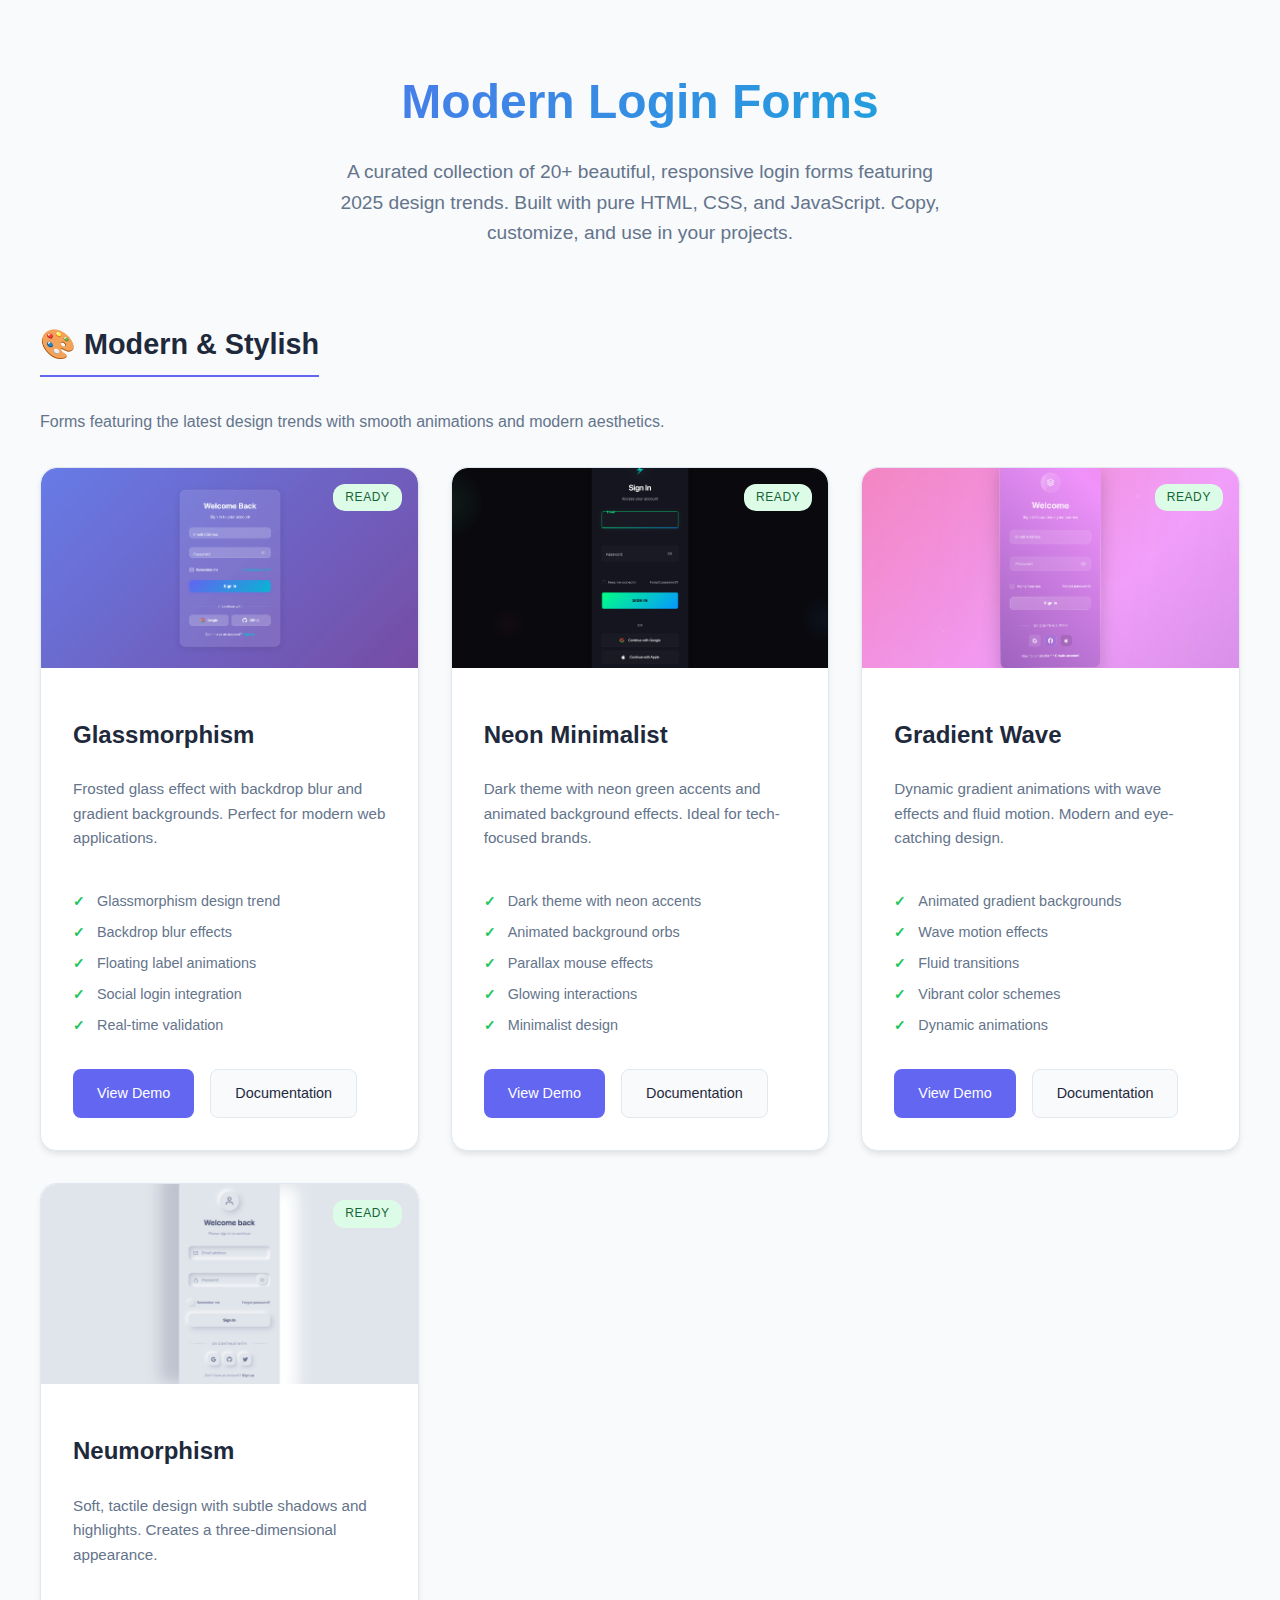
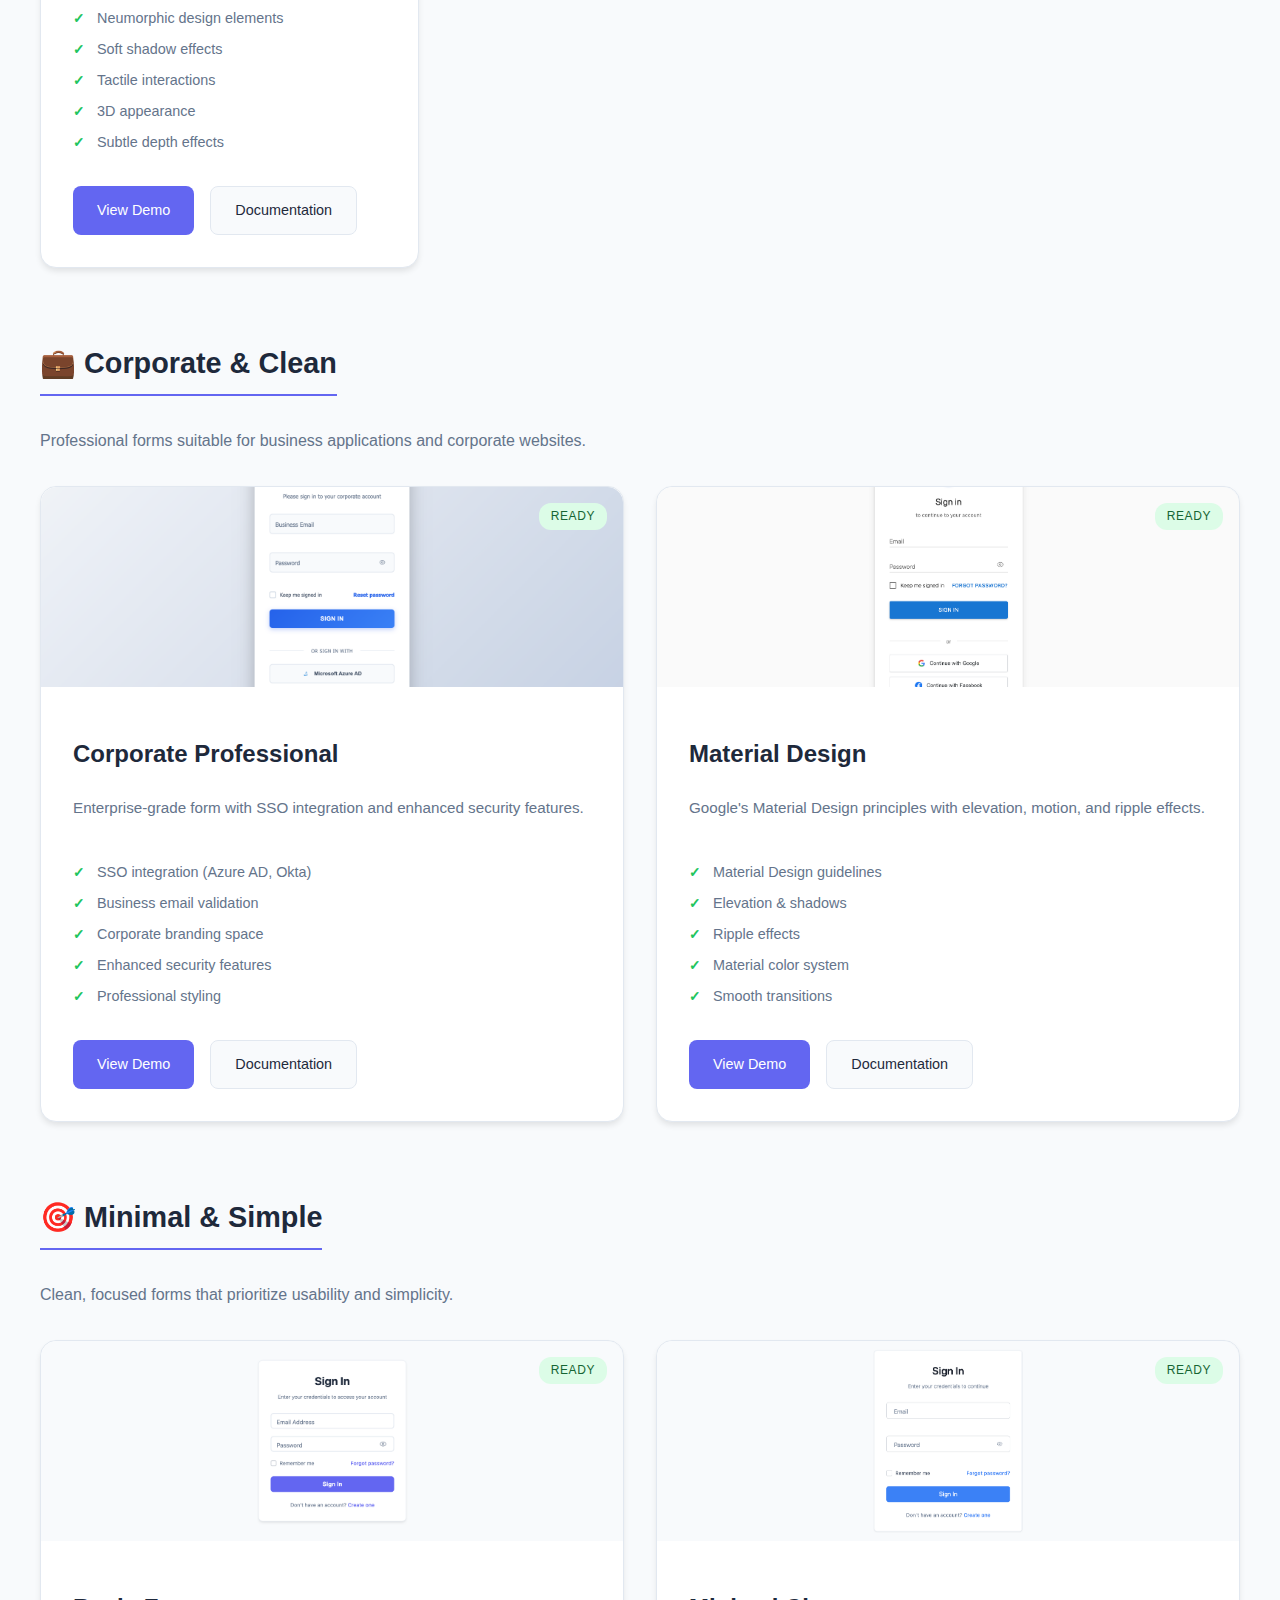
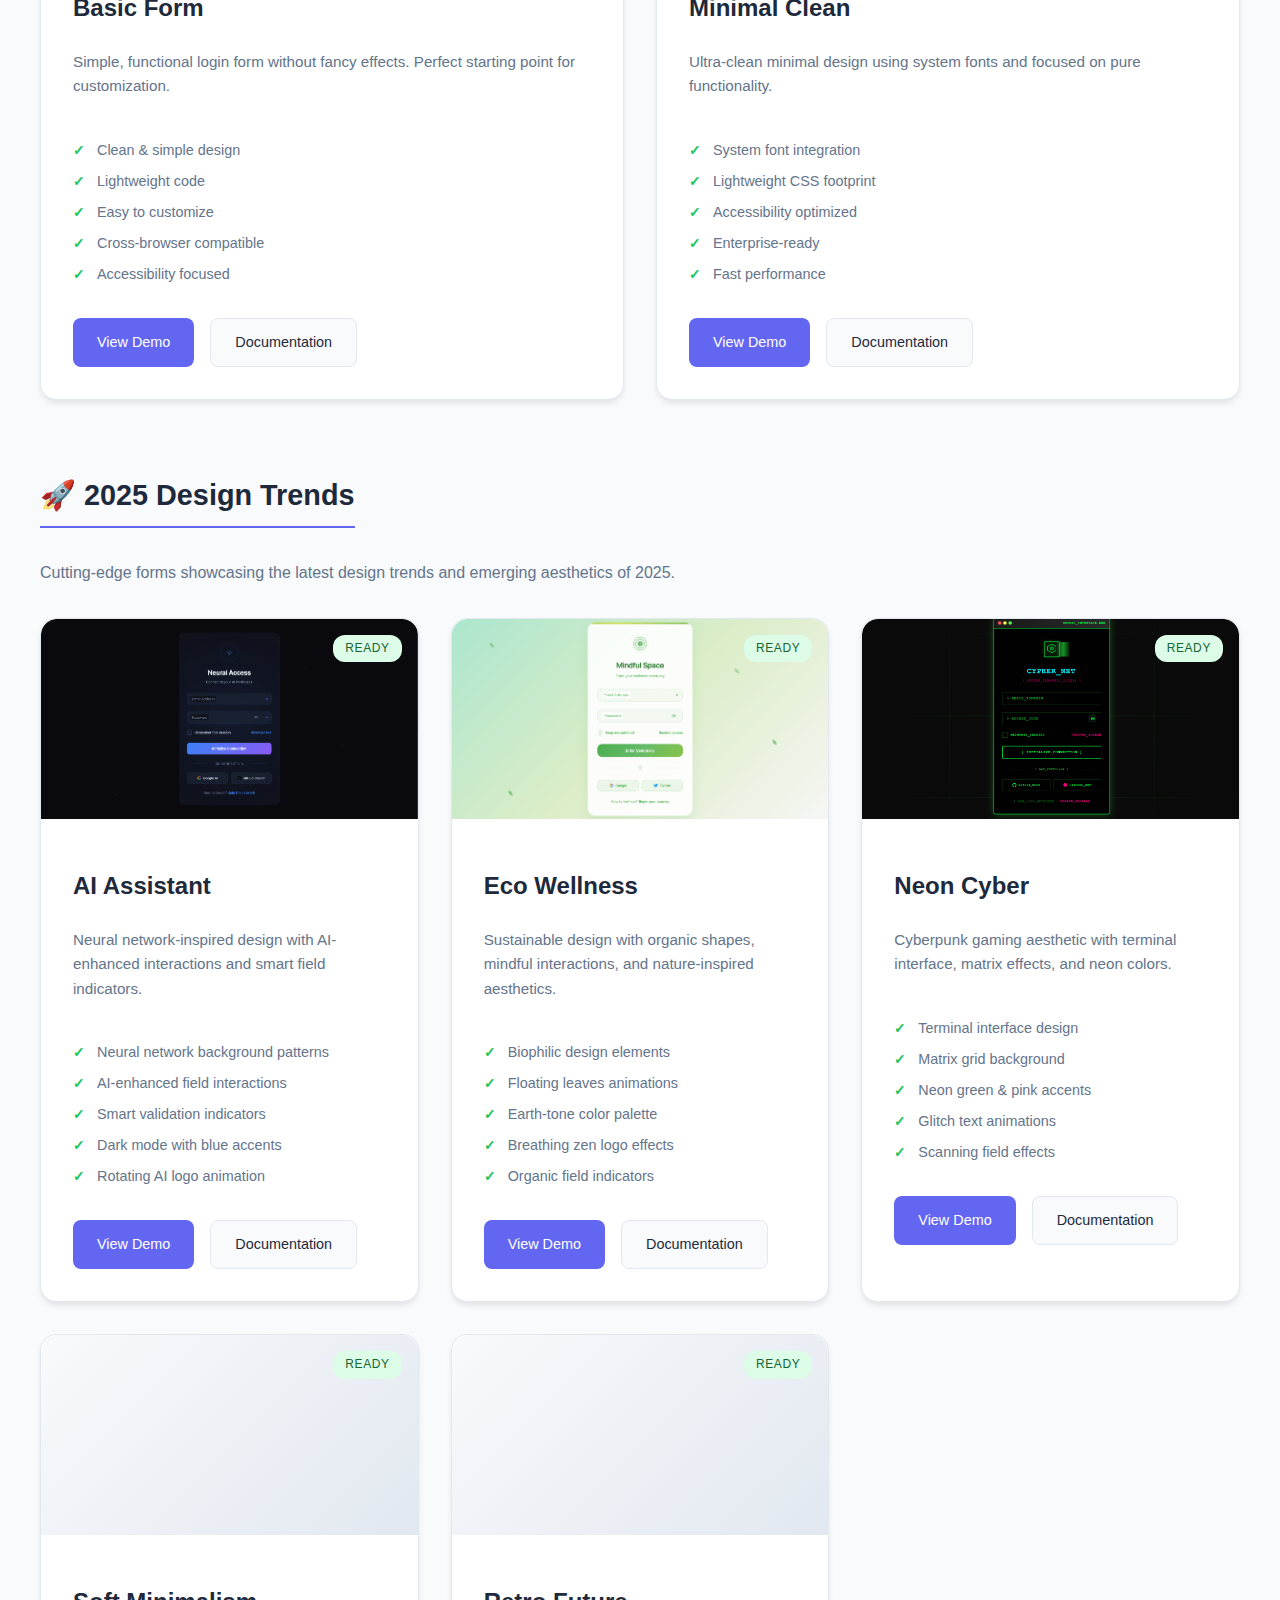
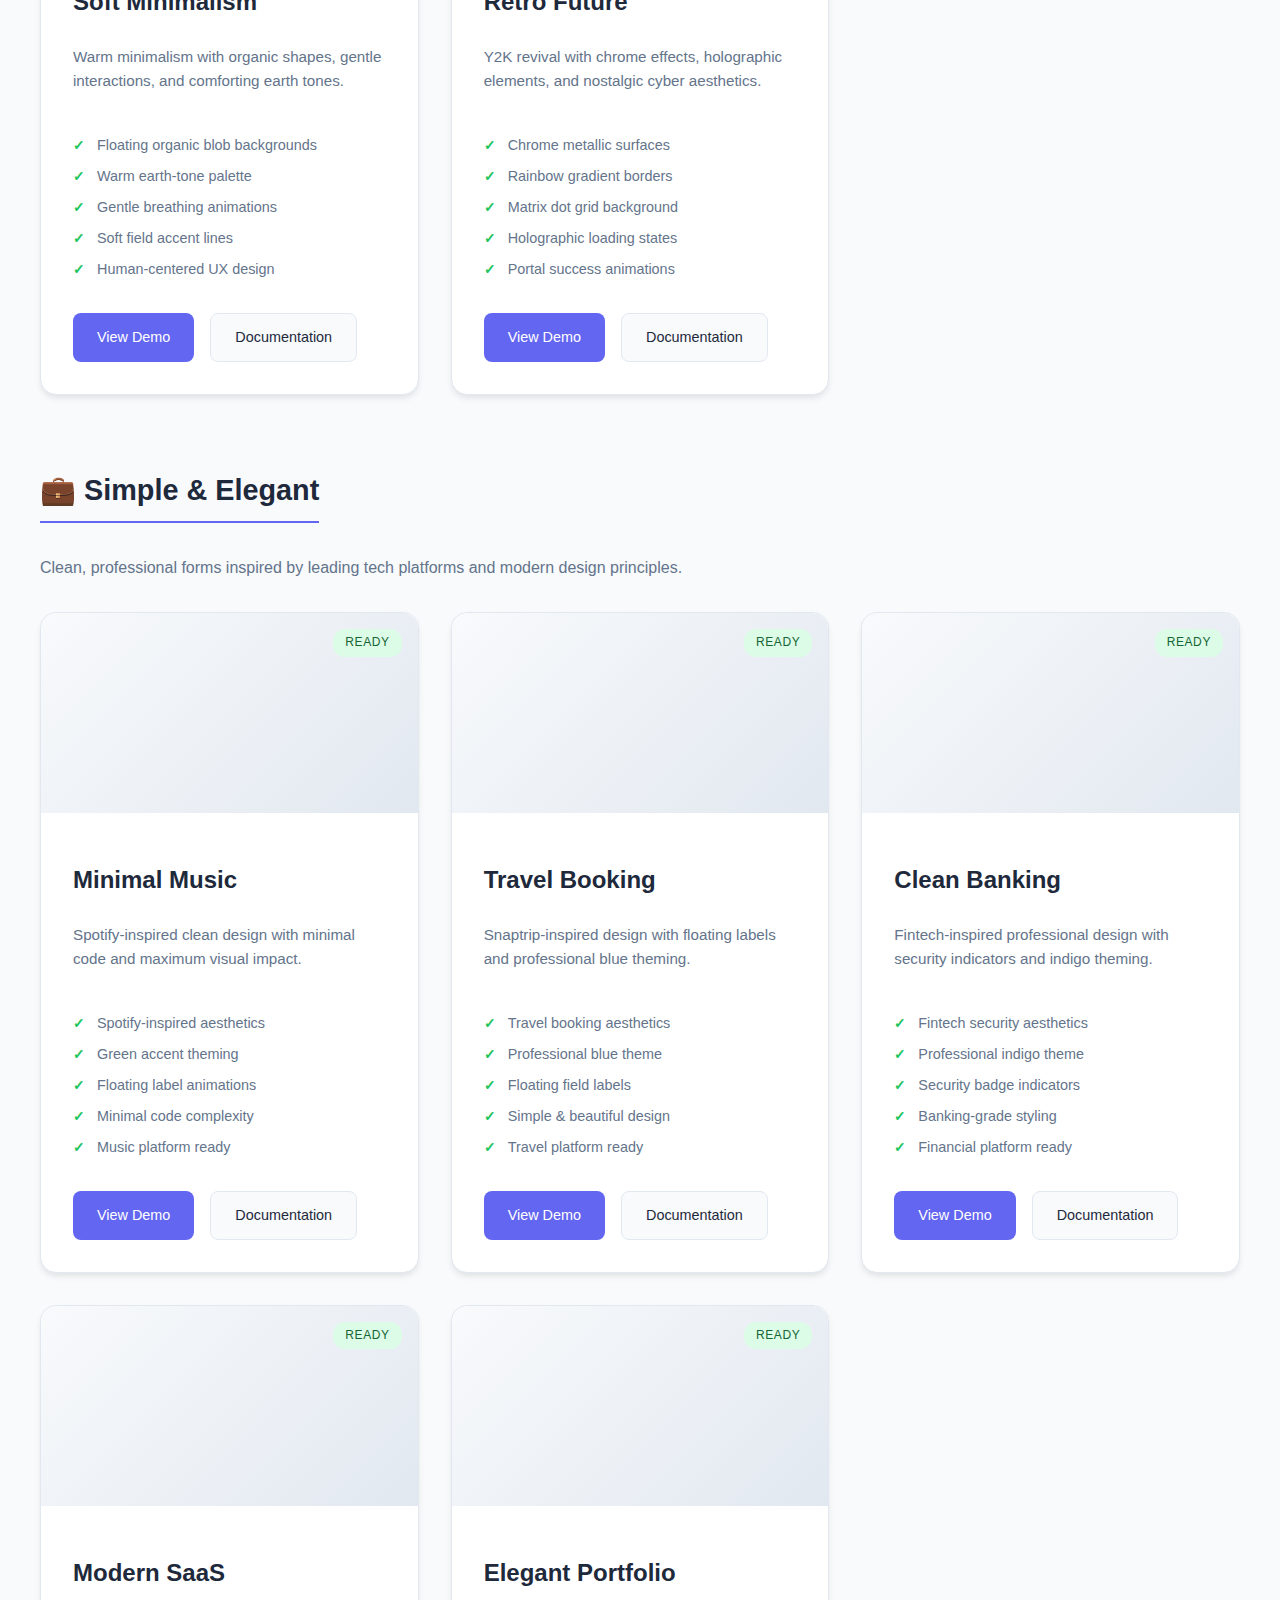
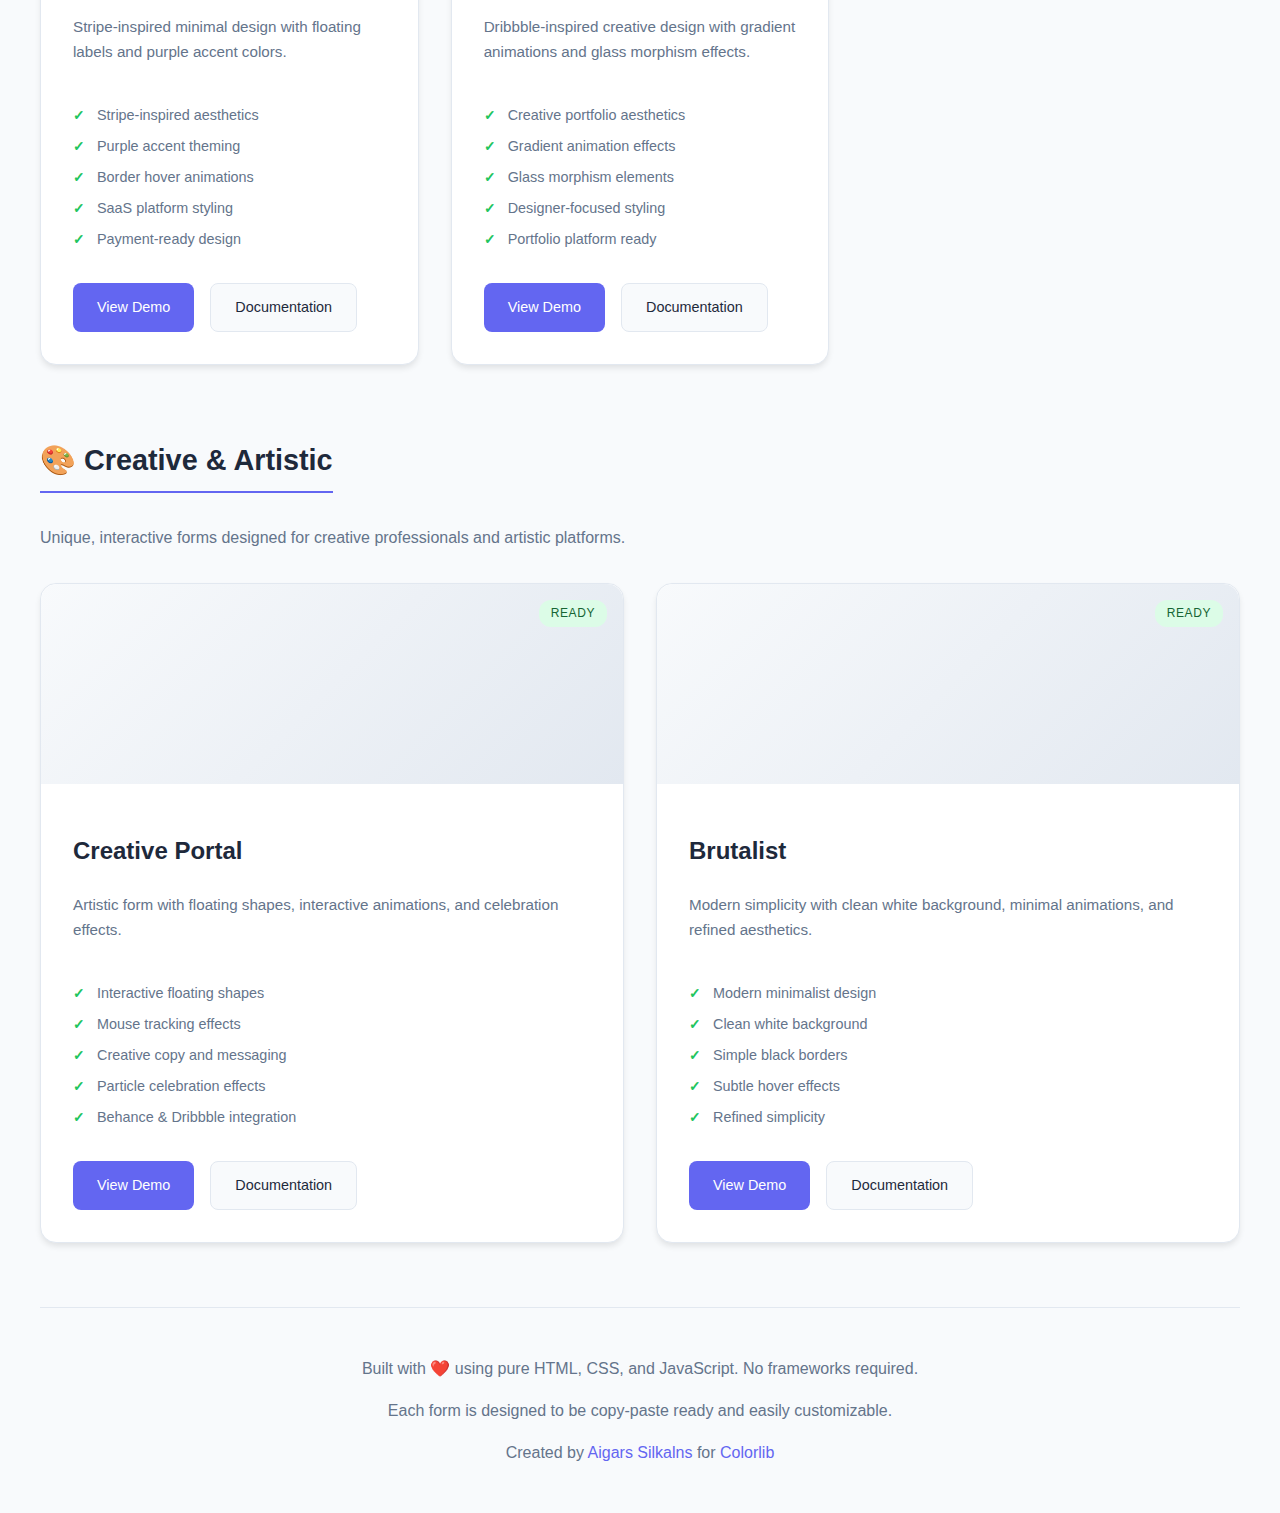
<file: INCO/login-forms-main/index.html>
<!DOCTYPE html>
<html lang="en">
<head>
    <meta charset="UTF-8">
    <meta name="viewport" content="width=device-width, initial-scale=1.0">
    <title>Modern Login Forms Showcase</title>
    <style>
        :root {
            --primary-color: #6366f1;
            --text-primary: #1e293b;
            --text-secondary: #64748b;
            --bg-primary: #ffffff;
            --bg-secondary: #f8fafc;
            --border-color: #e2e8f0;
            --shadow: 0 4px 6px -1px rgba(0, 0, 0, 0.1);
            --shadow-hover: 0 10px 15px -3px rgba(0, 0, 0, 0.1);
        }

        body {
            font-family: 'Inter', -apple-system, BlinkMacSystemFont, 'Segoe UI', Roboto, sans-serif;
            background: var(--bg-secondary);
            color: var(--text-primary);
            line-height: 1.6;
            margin: 0;
            padding: 2rem;
        }

        .container {
            max-width: 1200px;
            margin: 0 auto;
        }

        .header {
            text-align: center;
            margin-bottom: 3rem;
        }

        .header h1 {
            font-size: 3rem;
            font-weight: 700;
            margin-bottom: 1rem;
            background: linear-gradient(135deg, var(--primary-color), #06b6d4);
            -webkit-background-clip: text;
            background-clip: text;
            -webkit-text-fill-color: transparent;
        }

        .header p {
            font-size: 1.2rem;
            color: var(--text-secondary);
            max-width: 600px;
            margin: 0 auto;
        }

        .category {
            margin-bottom: 3rem;
        }

        .category-title {
            font-size: 1.8rem;
            font-weight: 600;
            margin-bottom: 1rem;
            color: var(--text-primary);
            border-bottom: 2px solid var(--primary-color);
            display: inline-block;
            padding-bottom: 0.5rem;
        }

        .category-description {
            color: var(--text-secondary);
            margin-bottom: 2rem;
            font-size: 1rem;
        }

        .forms-grid {
            display: grid;
            grid-template-columns: repeat(auto-fit, minmax(350px, 1fr));
            gap: 2rem;
            margin-bottom: 2rem;
        }

        .form-card {
            background: var(--bg-primary);
            border-radius: 16px;
            padding: 2rem;
            box-shadow: var(--shadow);
            transition: all 0.3s cubic-bezier(0.4, 0, 0.2, 1);
            border: 1px solid var(--border-color);
            position: relative;
            overflow: hidden;
            display: flex;
            flex-direction: column;
        }
        
        .form-preview {
            margin: -2rem -2rem 1.5rem -2rem;
            height: 200px;
            background: linear-gradient(135deg, #f8fafc 0%, #e2e8f0 100%);
            display: flex;
            align-items: center;
            justify-content: center;
            position: relative;
            overflow: hidden;
            border-radius: 16px 16px 0 0;
        }
        
        .form-preview img {
            width: 100%;
            height: 100%;
            object-fit: cover;
            transition: transform 0.3s ease;
        }
        
        .form-card:hover .form-preview img {
            transform: scale(1.05);
        }
        
        .form-preview-placeholder {
            text-align: center;
            color: var(--text-secondary);
            font-size: 0.875rem;
        }
        
        .form-preview-placeholder svg {
            width: 48px;
            height: 48px;
            margin-bottom: 0.5rem;
            opacity: 0.3;
        }

        .form-card::before {
            content: '';
            position: absolute;
            top: 0;
            left: 0;
            right: 0;
            height: 4px;
            background: linear-gradient(90deg, var(--primary-color), #06b6d4);
            opacity: 0;
            transition: opacity 0.3s ease;
        }

        .form-card:hover {
            transform: translateY(-4px);
            box-shadow: var(--shadow-hover);
        }

        .form-card:hover::before {
            opacity: 1;
        }

        .form-title {
            font-size: 1.5rem;
            font-weight: 600;
            margin-bottom: 0.5rem;
            color: var(--text-primary);
        }

        .form-description {
            color: var(--text-secondary);
            margin-bottom: 1.5rem;
            font-size: 0.95rem;
        }

        .form-features {
            list-style: none;
            padding: 0;
            margin-bottom: 1.5rem;
        }

        .form-features li {
            position: relative;
            padding-left: 1.5rem;
            margin-bottom: 0.5rem;
            color: var(--text-secondary);
            font-size: 0.9rem;
        }

        .form-features li::before {
            content: '✓';
            position: absolute;
            left: 0;
            color: #22c55e;
            font-weight: bold;
        }

        .form-actions {
            display: flex;
            gap: 1rem;
            flex-wrap: wrap;
        }

        .btn {
            padding: 0.75rem 1.5rem;
            border-radius: 8px;
            text-decoration: none;
            font-weight: 500;
            font-size: 0.9rem;
            transition: all 0.3s ease;
            border: none;
            cursor: pointer;
            display: inline-flex;
            align-items: center;
            gap: 0.5rem;
        }

        .btn-primary {
            background: var(--primary-color);
            color: white;
        }

        .btn-primary:hover {
            background: #5855eb;
            transform: translateY(-1px);
        }

        .btn-secondary {
            background: var(--bg-secondary);
            color: var(--text-primary);
            border: 1px solid var(--border-color);
        }

        .btn-secondary:hover {
            background: #f1f5f9;
        }

        .status-badge {
            position: absolute;
            top: 1rem;
            right: 1rem;
            padding: 0.25rem 0.75rem;
            border-radius: 12px;
            font-size: 0.75rem;
            font-weight: 500;
            text-transform: uppercase;
            letter-spacing: 0.05em;
            z-index: 10;
        }

        .status-ready {
            background: #dcfce7;
            color: #166534;
        }

        .status-coming-soon {
            background: #fef3c7;
            color: #92400e;
        }

        .coming-soon {
            opacity: 0.6;
            pointer-events: none;
        }

        .footer {
            text-align: center;
            margin-top: 4rem;
            padding-top: 2rem;
            border-top: 1px solid var(--border-color);
            color: var(--text-secondary);
        }

        @media (max-width: 768px) {
            body {
                padding: 1rem;
            }
            
            .header h1 {
                font-size: 2rem;
            }
            
            .forms-grid {
                grid-template-columns: 1fr;
            }
        }
    </style>
</head>
<body>
    <div class="container">
        <header class="header">
            <h1>Modern Login Forms</h1>
            <p>A curated collection of 20+ beautiful, responsive login forms featuring 2025 design trends. Built with pure HTML, CSS, and JavaScript. Copy, customize, and use in your projects.</p>
        </header>

        <section class="category">
            <h2 class="category-title">🎨 Modern & Stylish</h2>
            <p class="category-description">Forms featuring the latest design trends with smooth animations and modern aesthetics.</p>
            
            <div class="forms-grid">
                <div class="form-card">
                    <div class="form-preview">
                        <img src="assets/screenshots/glassmorphism.png" alt="Glassmorphism form preview" loading="lazy">
                    </div>
                    <span class="status-badge status-ready">Ready</span>
                    <h3 class="form-title">Glassmorphism</h3>
                    <p class="form-description">Frosted glass effect with backdrop blur and gradient backgrounds. Perfect for modern web applications.</p>
                    <ul class="form-features">
                        <li>Glassmorphism design trend</li>
                        <li>Backdrop blur effects</li>
                        <li>Floating label animations</li>
                        <li>Social login integration</li>
                        <li>Real-time validation</li>
                    </ul>
                    <div class="form-actions">
                        <a href="forms/glassmorphism/index.html" class="btn btn-primary">View Demo</a>
                        <a href="forms/glassmorphism/README.md" class="btn btn-secondary">Documentation</a>
                    </div>
                </div>

                <div class="form-card">
                    <div class="form-preview">
                        <img src="assets/screenshots/neon.png" alt="Neon Minimalist form preview" loading="lazy">
                    </div>
                    <span class="status-badge status-ready">Ready</span>
                    <h3 class="form-title">Neon Minimalist</h3>
                    <p class="form-description">Dark theme with neon green accents and animated background effects. Ideal for tech-focused brands.</p>
                    <ul class="form-features">
                        <li>Dark theme with neon accents</li>
                        <li>Animated background orbs</li>
                        <li>Parallax mouse effects</li>
                        <li>Glowing interactions</li>
                        <li>Minimalist design</li>
                    </ul>
                    <div class="form-actions">
                        <a href="forms/neon/index.html" class="btn btn-primary">View Demo</a>
                        <a href="forms/neon/README.md" class="btn btn-secondary">Documentation</a>
                    </div>
                </div>

                <div class="form-card">
                    <div class="form-preview">
                        <img src="assets/screenshots/gradient-wave.png" alt="Gradient Wave form preview" loading="lazy">
                    </div>
                    <span class="status-badge status-ready">Ready</span>
                    <h3 class="form-title">Gradient Wave</h3>
                    <p class="form-description">Dynamic gradient animations with wave effects and fluid motion. Modern and eye-catching design.</p>
                    <ul class="form-features">
                        <li>Animated gradient backgrounds</li>
                        <li>Wave motion effects</li>
                        <li>Fluid transitions</li>
                        <li>Vibrant color schemes</li>
                        <li>Dynamic animations</li>
                    </ul>
                    <div class="form-actions">
                        <a href="forms/gradient-wave/index.html" class="btn btn-primary">View Demo</a>
                        <a href="forms/gradient-wave/README.md" class="btn btn-secondary">Documentation</a>
                    </div>
                </div>

                <div class="form-card">
                    <div class="form-preview">
                        <img src="assets/screenshots/neumorphism.png" alt="Neumorphism form preview" loading="lazy">
                    </div>
                    <span class="status-badge status-ready">Ready</span>
                    <h3 class="form-title">Neumorphism</h3>
                    <p class="form-description">Soft, tactile design with subtle shadows and highlights. Creates a three-dimensional appearance.</p>
                    <ul class="form-features">
                        <li>Neumorphic design elements</li>
                        <li>Soft shadow effects</li>
                        <li>Tactile interactions</li>
                        <li>3D appearance</li>
                        <li>Subtle depth effects</li>
                    </ul>
                    <div class="form-actions">
                        <a href="forms/neumorphism/index.html" class="btn btn-primary">View Demo</a>
                        <a href="forms/neumorphism/README.md" class="btn btn-secondary">Documentation</a>
                    </div>
                </div>
            </div>
        </section>

        <section class="category">
            <h2 class="category-title">💼 Corporate & Clean</h2>
            <p class="category-description">Professional forms suitable for business applications and corporate websites.</p>
            
            <div class="forms-grid">
                <div class="form-card">
                    <div class="form-preview">
                        <img src="assets/screenshots/corporate.png" alt="Corporate Professional form preview" loading="lazy">
                    </div>
                    <span class="status-badge status-ready">Ready</span>
                    <h3 class="form-title">Corporate Professional</h3>
                    <p class="form-description">Enterprise-grade form with SSO integration and enhanced security features.</p>
                    <ul class="form-features">
                        <li>SSO integration (Azure AD, Okta)</li>
                        <li>Business email validation</li>
                        <li>Corporate branding space</li>
                        <li>Enhanced security features</li>
                        <li>Professional styling</li>
                    </ul>
                    <div class="form-actions">
                        <a href="forms/corporate/index.html" class="btn btn-primary">View Demo</a>
                        <a href="forms/corporate/README.md" class="btn btn-secondary">Documentation</a>
                    </div>
                </div>

                <div class="form-card">
                    <div class="form-preview">
                        <img src="assets/screenshots/material.png" alt="Material Design form preview" loading="lazy">
                    </div>
                    <span class="status-badge status-ready">Ready</span>
                    <h3 class="form-title">Material Design</h3>
                    <p class="form-description">Google's Material Design principles with elevation, motion, and ripple effects.</p>
                    <ul class="form-features">
                        <li>Material Design guidelines</li>
                        <li>Elevation & shadows</li>
                        <li>Ripple effects</li>
                        <li>Material color system</li>
                        <li>Smooth transitions</li>
                    </ul>
                    <div class="form-actions">
                        <a href="forms/material/index.html" class="btn btn-primary">View Demo</a>
                        <a href="forms/material/README.md" class="btn btn-secondary">Documentation</a>
                    </div>
                </div>
            </div>
        </section>

        <section class="category">
            <h2 class="category-title">🎯 Minimal & Simple</h2>
            <p class="category-description">Clean, focused forms that prioritize usability and simplicity.</p>
            
            <div class="forms-grid">
                <div class="form-card">
                    <div class="form-preview">
                        <img src="assets/screenshots/basic.png" alt="Basic Form preview" loading="lazy">
                    </div>
                    <span class="status-badge status-ready">Ready</span>
                    <h3 class="form-title">Basic Form</h3>
                    <p class="form-description">Simple, functional login form without fancy effects. Perfect starting point for customization.</p>
                    <ul class="form-features">
                        <li>Clean & simple design</li>
                        <li>Lightweight code</li>
                        <li>Easy to customize</li>
                        <li>Cross-browser compatible</li>
                        <li>Accessibility focused</li>
                    </ul>
                    <div class="form-actions">
                        <a href="forms/basic/index.html" class="btn btn-primary">View Demo</a>
                        <a href="#" class="btn btn-secondary">Documentation</a>
                    </div>
                </div>

                <div class="form-card">
                    <div class="form-preview">
                        <img src="assets/screenshots/minimal.png" alt="Minimal Clean form preview" loading="lazy">
                    </div>
                    <span class="status-badge status-ready">Ready</span>
                    <h3 class="form-title">Minimal Clean</h3>
                    <p class="form-description">Ultra-clean minimal design using system fonts and focused on pure functionality.</p>
                    <ul class="form-features">
                        <li>System font integration</li>
                        <li>Lightweight CSS footprint</li>
                        <li>Accessibility optimized</li>
                        <li>Enterprise-ready</li>
                        <li>Fast performance</li>
                    </ul>
                    <div class="form-actions">
                        <a href="forms/minimal/index.html" class="btn btn-primary">View Demo</a>
                        <a href="forms/minimal/README.md" class="btn btn-secondary">Documentation</a>
                    </div>
                </div>
            </div>
        </section>

        <section class="category">
            <h2 class="category-title">🚀 2025 Design Trends</h2>
            <p class="category-description">Cutting-edge forms showcasing the latest design trends and emerging aesthetics of 2025.</p>
            
            <div class="forms-grid">
                <div class="form-card">
                    <div class="form-preview">
                        <img src="assets/screenshots/ai-assistant.png" alt="AI Assistant form preview" loading="lazy">
                    </div>
                    <span class="status-badge status-ready">Ready</span>
                    <h3 class="form-title">AI Assistant</h3>
                    <p class="form-description">Neural network-inspired design with AI-enhanced interactions and smart field indicators.</p>
                    <ul class="form-features">
                        <li>Neural network background patterns</li>
                        <li>AI-enhanced field interactions</li>
                        <li>Smart validation indicators</li>
                        <li>Dark mode with blue accents</li>
                        <li>Rotating AI logo animation</li>
                    </ul>
                    <div class="form-actions">
                        <a href="forms/ai-assistant/index.html" class="btn btn-primary">View Demo</a>
                        <a href="forms/ai-assistant/README.md" class="btn btn-secondary">Documentation</a>
                    </div>
                </div>

                <div class="form-card">
                    <div class="form-preview">
                        <img src="assets/screenshots/eco-wellness.png" alt="Eco Wellness form preview" loading="lazy">
                    </div>
                    <span class="status-badge status-ready">Ready</span>
                    <h3 class="form-title">Eco Wellness</h3>
                    <p class="form-description">Sustainable design with organic shapes, mindful interactions, and nature-inspired aesthetics.</p>
                    <ul class="form-features">
                        <li>Biophilic design elements</li>
                        <li>Floating leaves animations</li>
                        <li>Earth-tone color palette</li>
                        <li>Breathing zen logo effects</li>
                        <li>Organic field indicators</li>
                    </ul>
                    <div class="form-actions">
                        <a href="forms/eco-wellness/index.html" class="btn btn-primary">View Demo</a>
                        <a href="forms/eco-wellness/README.md" class="btn btn-secondary">Documentation</a>
                    </div>
                </div>

                <div class="form-card">
                    <div class="form-preview">
                        <img src="assets/screenshots/neon-cyber.png" alt="Neon Cyber form preview" loading="lazy">
                    </div>
                    <span class="status-badge status-ready">Ready</span>
                    <h3 class="form-title">Neon Cyber</h3>
                    <p class="form-description">Cyberpunk gaming aesthetic with terminal interface, matrix effects, and neon colors.</p>
                    <ul class="form-features">
                        <li>Terminal interface design</li>
                        <li>Matrix grid background</li>
                        <li>Neon green & pink accents</li>
                        <li>Glitch text animations</li>
                        <li>Scanning field effects</li>
                    </ul>
                    <div class="form-actions">
                        <a href="forms/neon-cyber/index.html" class="btn btn-primary">View Demo</a>
                        <a href="forms/neon-cyber/README.md" class="btn btn-secondary">Documentation</a>
                    </div>
                </div>

                <div class="form-card">
                    <div class="form-preview">
                        <img src="assets/screenshots/soft-minimalism.png" alt="Soft Minimalism form preview" loading="lazy">
                    </div>
                    <span class="status-badge status-ready">Ready</span>
                    <h3 class="form-title">Soft Minimalism</h3>
                    <p class="form-description">Warm minimalism with organic shapes, gentle interactions, and comforting earth tones.</p>
                    <ul class="form-features">
                        <li>Floating organic blob backgrounds</li>
                        <li>Warm earth-tone palette</li>
                        <li>Gentle breathing animations</li>
                        <li>Soft field accent lines</li>
                        <li>Human-centered UX design</li>
                    </ul>
                    <div class="form-actions">
                        <a href="forms/soft-minimalism/index.html" class="btn btn-primary">View Demo</a>
                        <a href="forms/soft-minimalism/README.md" class="btn btn-secondary">Documentation</a>
                    </div>
                </div>

                <div class="form-card">
                    <div class="form-preview">
                        <img src="assets/screenshots/retro-future.png" alt="Retro Future form preview" loading="lazy">
                    </div>
                    <span class="status-badge status-ready">Ready</span>
                    <h3 class="form-title">Retro Future</h3>
                    <p class="form-description">Y2K revival with chrome effects, holographic elements, and nostalgic cyber aesthetics.</p>
                    <ul class="form-features">
                        <li>Chrome metallic surfaces</li>
                        <li>Rainbow gradient borders</li>
                        <li>Matrix dot grid background</li>
                        <li>Holographic loading states</li>
                        <li>Portal success animations</li>
                    </ul>
                    <div class="form-actions">
                        <a href="forms/retro-future/index.html" class="btn btn-primary">View Demo</a>
                        <a href="forms/retro-future/README.md" class="btn btn-secondary">Documentation</a>
                    </div>
                </div>
            </div>
        </section>

        <section class="category">
            <h2 class="category-title">💼 Simple & Elegant</h2>
            <p class="category-description">Clean, professional forms inspired by leading tech platforms and modern design principles.</p>
            
            <div class="forms-grid">
                <div class="form-card">
                    <div class="form-preview">
                        <img src="assets/screenshots/minimal-music.png" alt="Minimal Music form preview" loading="lazy">
                    </div>
                    <span class="status-badge status-ready">Ready</span>
                    <h3 class="form-title">Minimal Music</h3>
                    <p class="form-description">Spotify-inspired clean design with minimal code and maximum visual impact.</p>
                    <ul class="form-features">
                        <li>Spotify-inspired aesthetics</li>
                        <li>Green accent theming</li>
                        <li>Floating label animations</li>
                        <li>Minimal code complexity</li>
                        <li>Music platform ready</li>
                    </ul>
                    <div class="form-actions">
                        <a href="forms/minimal-music/index.html" class="btn btn-primary">View Demo</a>
                        <a href="forms/minimal-music/README.md" class="btn btn-secondary">Documentation</a>
                    </div>
                </div>

                <div class="form-card">
                    <div class="form-preview">
                        <img src="assets/screenshots/travel-booking.png" alt="Travel Booking form preview" loading="lazy">
                    </div>
                    <span class="status-badge status-ready">Ready</span>
                    <h3 class="form-title">Travel Booking</h3>
                    <p class="form-description">Snaptrip-inspired design with floating labels and professional blue theming.</p>
                    <ul class="form-features">
                        <li>Travel booking aesthetics</li>
                        <li>Professional blue theme</li>
                        <li>Floating field labels</li>
                        <li>Simple & beautiful design</li>
                        <li>Travel platform ready</li>
                    </ul>
                    <div class="form-actions">
                        <a href="forms/travel-booking/index.html" class="btn btn-primary">View Demo</a>
                        <a href="forms/travel-booking/README.md" class="btn btn-secondary">Documentation</a>
                    </div>
                </div>

                <div class="form-card">
                    <div class="form-preview">
                        <img src="assets/screenshots/clean-banking.png" alt="Clean Banking form preview" loading="lazy">
                    </div>
                    <span class="status-badge status-ready">Ready</span>
                    <h3 class="form-title">Clean Banking</h3>
                    <p class="form-description">Fintech-inspired professional design with security indicators and indigo theming.</p>
                    <ul class="form-features">
                        <li>Fintech security aesthetics</li>
                        <li>Professional indigo theme</li>
                        <li>Security badge indicators</li>
                        <li>Banking-grade styling</li>
                        <li>Financial platform ready</li>
                    </ul>
                    <div class="form-actions">
                        <a href="forms/clean-banking/index.html" class="btn btn-primary">View Demo</a>
                        <a href="forms/clean-banking/README.md" class="btn btn-secondary">Documentation</a>
                    </div>
                </div>

                <div class="form-card">
                    <div class="form-preview">
                        <img src="assets/screenshots/modern-saas.png" alt="Modern SaaS form preview" loading="lazy">
                    </div>
                    <span class="status-badge status-ready">Ready</span>
                    <h3 class="form-title">Modern SaaS</h3>
                    <p class="form-description">Stripe-inspired minimal design with floating labels and purple accent colors.</p>
                    <ul class="form-features">
                        <li>Stripe-inspired aesthetics</li>
                        <li>Purple accent theming</li>
                        <li>Border hover animations</li>
                        <li>SaaS platform styling</li>
                        <li>Payment-ready design</li>
                    </ul>
                    <div class="form-actions">
                        <a href="forms/modern-saas/index.html" class="btn btn-primary">View Demo</a>
                        <a href="forms/modern-saas/README.md" class="btn btn-secondary">Documentation</a>
                    </div>
                </div>

                <div class="form-card">
                    <div class="form-preview">
                        <img src="assets/screenshots/elegant-portfolio.png" alt="Elegant Portfolio form preview" loading="lazy">
                    </div>
                    <span class="status-badge status-ready">Ready</span>
                    <h3 class="form-title">Elegant Portfolio</h3>
                    <p class="form-description">Dribbble-inspired creative design with gradient animations and glass morphism effects.</p>
                    <ul class="form-features">
                        <li>Creative portfolio aesthetics</li>
                        <li>Gradient animation effects</li>
                        <li>Glass morphism elements</li>
                        <li>Designer-focused styling</li>
                        <li>Portfolio platform ready</li>
                    </ul>
                    <div class="form-actions">
                        <a href="forms/elegant-portfolio/index.html" class="btn btn-primary">View Demo</a>
                        <a href="forms/elegant-portfolio/README.md" class="btn btn-secondary">Documentation</a>
                    </div>
                </div>
            </div>
        </section>

        <section class="category">
            <h2 class="category-title">🎨 Creative & Artistic</h2>
            <p class="category-description">Unique, interactive forms designed for creative professionals and artistic platforms.</p>
            
            <div class="forms-grid">
                <div class="form-card">
                    <div class="form-preview">
                        <img src="assets/screenshots/creative.png" alt="Creative Portal form preview" loading="lazy">
                    </div>
                    <span class="status-badge status-ready">Ready</span>
                    <h3 class="form-title">Creative Portal</h3>
                    <p class="form-description">Artistic form with floating shapes, interactive animations, and celebration effects.</p>
                    <ul class="form-features">
                        <li>Interactive floating shapes</li>
                        <li>Mouse tracking effects</li>
                        <li>Creative copy and messaging</li>
                        <li>Particle celebration effects</li>
                        <li>Behance & Dribbble integration</li>
                    </ul>
                    <div class="form-actions">
                        <a href="forms/creative/index.html" class="btn btn-primary">View Demo</a>
                        <a href="forms/creative/README.md" class="btn btn-secondary">Documentation</a>
                    </div>
                </div>

                <div class="form-card">
                    <div class="form-preview">
                        <img src="assets/screenshots/brutalist.png" alt="Brutalist form preview" loading="lazy">
                    </div>
                    <span class="status-badge status-ready">Ready</span>
                    <h3 class="form-title">Brutalist</h3>
                    <p class="form-description">Modern simplicity with clean white background, minimal animations, and refined aesthetics.</p>
                    <ul class="form-features">
                        <li>Modern minimalist design</li>
                        <li>Clean white background</li>
                        <li>Simple black borders</li>
                        <li>Subtle hover effects</li>
                        <li>Refined simplicity</li>
                    </ul>
                    <div class="form-actions">
                        <a href="forms/brutalist/index.html" class="btn btn-primary">View Demo</a>
                        <a href="forms/brutalist/README.md" class="btn btn-secondary">Documentation</a>
                    </div>
                </div>
            </div>
        </section>

        <footer class="footer">
            <p>Built with ❤️ using pure HTML, CSS, and JavaScript. No frameworks required.</p>
            <p>Each form is designed to be copy-paste ready and easily customizable.</p>
            <p>Created by <a href="https://github.com/puikinsh/" style="color: var(--primary-color); text-decoration: none;">Aigars Silkalns</a> for <a href="https://colorlib.com" style="color: var(--primary-color); text-decoration: none;">Colorlib</a></p>
        </footer>
    </div>
</body>
</html>
</file>
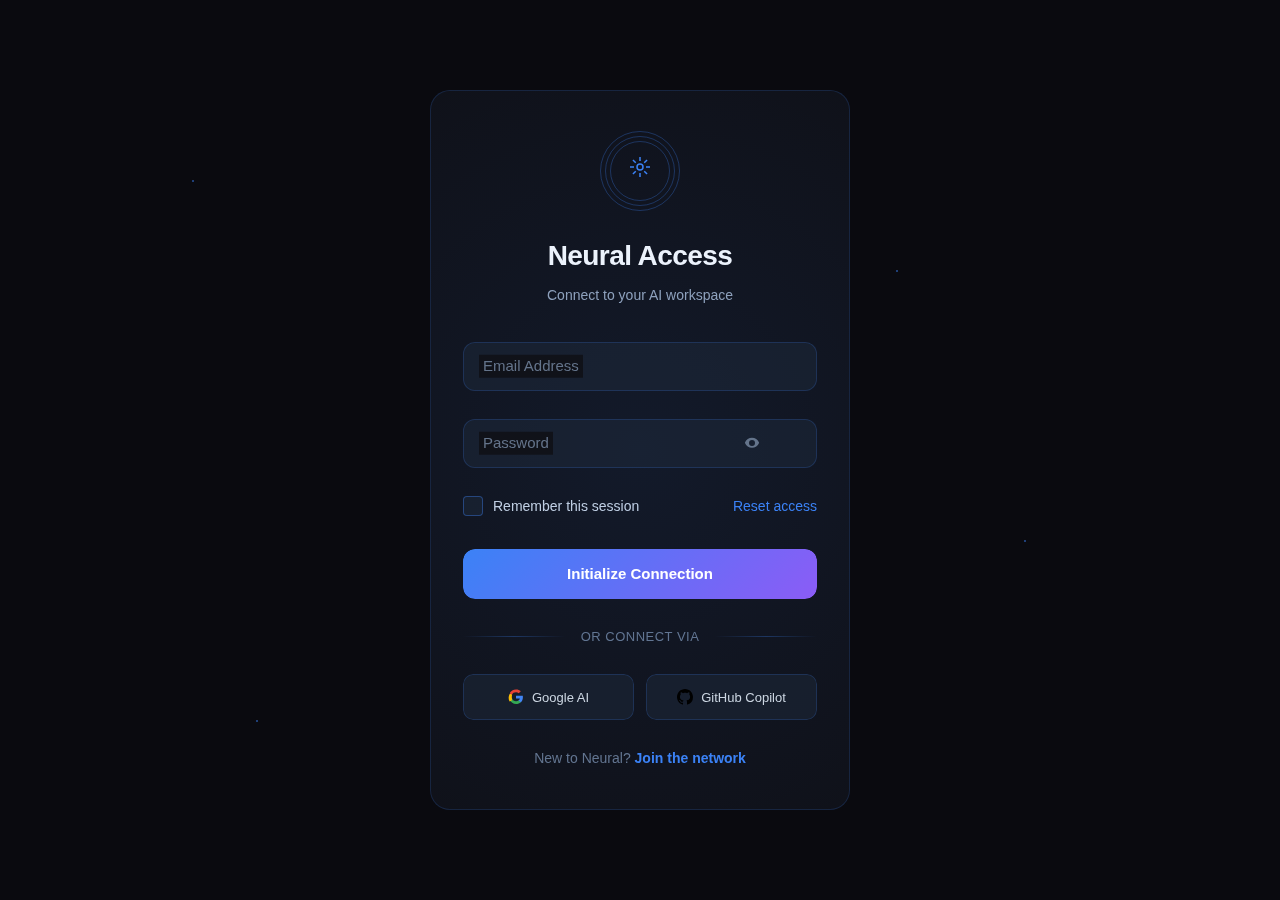
<file: INCO/login-forms-main/forms/ai-assistant/index.html>
<!DOCTYPE html>
<html lang="en">
<head>
    <meta charset="UTF-8">
    <meta name="viewport" content="width=device-width, initial-scale=1.0">
    <title>AI Assistant Login</title>
    <link rel="stylesheet" href="style.css">
</head>
<body>
    <div class="neural-background">
        <div class="neural-node"></div>
        <div class="neural-node"></div>
        <div class="neural-node"></div>
        <div class="neural-node"></div>
        <div class="neural-node"></div>
    </div>

    <div class="login-container">
        <div class="login-card">
            <div class="ai-glow"></div>
            
            <div class="login-header">
                <div class="ai-logo">
                    <div class="logo-core">
                        <svg width="24" height="24" viewBox="0 0 24 24" fill="none">
                            <circle cx="12" cy="12" r="3" stroke="currentColor" stroke-width="1.5"/>
                            <path d="M12 2v4m0 12v4M4.93 4.93l2.83 2.83m8.48 8.48l2.83 2.83M2 12h4m12 0h4M4.93 19.07l2.83-2.83m8.48-8.48l2.83-2.83" stroke="currentColor" stroke-width="1.5"/>
                        </svg>
                    </div>
                    <div class="logo-rings">
                        <div class="ring ring-1"></div>
                        <div class="ring ring-2"></div>
                        <div class="ring ring-3"></div>
                    </div>
                </div>
                <h1>Neural Access</h1>
                <p>Connect to your AI workspace</p>
            </div>
            
            <form class="login-form" id="loginForm" novalidate>
                <div class="smart-field" data-field="email">
                    <div class="field-background"></div>
                    <input type="email" id="email" name="email" required autocomplete="email">
                    <label for="email">Email Address</label>
                    <div class="ai-indicator">
                        <div class="ai-pulse"></div>
                    </div>
                    <div class="field-completion"></div>
                    <span class="error-message" id="emailError"></span>
                </div>

                <div class="smart-field" data-field="password">
                    <div class="field-background"></div>
                    <input type="password" id="password" name="password" required autocomplete="current-password">
                    <label for="password">Password</label>
                    <button type="button" class="smart-toggle" id="passwordToggle" aria-label="Toggle password visibility">
                        <svg class="toggle-show" width="18" height="18" viewBox="0 0 18 18" fill="none">
                            <path d="M9 3.75c-3.15 0-5.85 1.89-7.02 4.72a.75.75 0 000 .56c1.17 2.83 3.87 4.72 7.02 4.72s5.85-1.89 7.02-4.72a.75.75 0 000-.56C14.85 5.64 12.15 3.75 9 3.75zM9 12a3 3 0 110-6 3 3 0 010 6z" fill="currentColor"/>
                        </svg>
                        <svg class="toggle-hide" width="18" height="18" viewBox="0 0 18 18" fill="none">
                            <path d="M3.53 2.47a.75.75 0 00-1.06 1.06l11 11a.75.75 0 101.06-1.06l-2.82-2.82c.8-.67 1.5-1.49 2.04-2.42a.75.75 0 000-.56C12.58 4.84 10.89 3.75 9 3.75c-.69 0-1.36.1-2 .29L3.53 2.47zM7.974 5.847L10.126 8a1.5 1.5 0 01-2.126-2.126l-.026-.027z" fill="currentColor"/>
                        </svg>
                    </button>
                    <div class="ai-indicator">
                        <div class="ai-pulse"></div>
                    </div>
                    <div class="field-completion"></div>
                    <span class="error-message" id="passwordError"></span>
                </div>

                <div class="form-options">
                    <label class="smart-checkbox">
                        <input type="checkbox" id="remember" name="remember">
                        <span class="checkbox-ai">
                            <div class="checkbox-core"></div>
                            <svg width="12" height="10" viewBox="0 0 12 10" fill="none">
                                <path d="M1 5l3 3 7-7" stroke="currentColor" stroke-width="2" stroke-linecap="round" stroke-linejoin="round"/>
                            </svg>
                        </span>
                        <span class="checkbox-text">Remember this session</span>
                    </label>
                    <a href="#" class="neural-link">Reset access</a>
                </div>

                <button type="submit" class="neural-button">
                    <div class="button-bg"></div>
                    <span class="button-text">Initialize Connection</span>
                    <div class="button-loader">
                        <div class="neural-spinner">
                            <div class="spinner-segment"></div>
                            <div class="spinner-segment"></div>
                            <div class="spinner-segment"></div>
                        </div>
                    </div>
                    <div class="button-glow"></div>
                </button>
            </form>

            <div class="auth-separator">
                <div class="separator-line"></div>
                <span class="separator-text">or connect via</span>
                <div class="separator-line"></div>
            </div>

            <div class="neural-social">
                <button type="button" class="social-neural">
                    <div class="social-bg"></div>
                    <svg width="16" height="16" viewBox="0 0 16 16">
                        <path fill="#4285F4" d="M14.9 8.161c0-.476-.039-.954-.118-1.421H8.021v2.681h3.833a3.321 3.321 0 01-1.431 2.161v1.785h2.3c1.349-1.25 2.177-3.103 2.177-5.206z"/>
                        <path fill="#34A853" d="M8.021 15c1.951 0 3.57-.65 4.761-1.754l-2.3-1.785c-.653.447-1.477.707-2.461.707-1.887 0-3.487-1.274-4.057-2.991H1.617V11.1C2.8 13.481 5.282 15 8.021 15z"/>
                        <path fill="#FBBC05" d="M3.964 9.177a4.97 4.97 0 010-2.354V4.9H1.617a8.284 8.284 0 000 7.623l2.347-1.346z"/>
                        <path fill="#EA4335" d="M8.021 3.177c1.064 0 2.02.375 2.75 1.111l2.041-2.041C11.616 1.016 9.97.446 8.021.446c-2.739 0-5.221 1.519-6.404 3.9l2.347 1.346c.57-1.717 2.17-2.515 4.057-2.515z"/>
                    </svg>
                    <span>Google AI</span>
                    <div class="social-glow"></div>
                </button>
                
                <button type="button" class="social-neural">
                    <div class="social-bg"></div>
                    <svg width="16" height="16" viewBox="0 0 16 16" fill="#000000">
                        <path d="M8 0C3.58 0 0 3.58 0 8c0 3.54 2.29 6.53 5.47 7.59.4.07.55-.17.55-.38 0-.19-.01-.82-.01-1.49-2.01.37-2.53-.49-2.69-.94-.09-.23-.48-.94-.82-1.13-.28-.15-.68-.52-.01-.53.63-.01 1.08.58 1.23.82.72 1.21 1.87.87 2.33.66.07-.52.28-.87.51-1.07-1.78-.2-3.64-.89-3.64-3.95 0-.87.31-1.59.82-2.15-.08-.2-.36-1.02.08-2.12 0 0 .67-.21 2.2.82.64-.18 1.32-.27 2-.27.68 0 1.36.09 2 .27 1.53-1.04 2.2-.82 2.2-.82.44 1.1.16 1.92.08 2.12.51.56.82 1.27.82 2.15 0 3.07-1.87 3.75-3.65 3.95.29.25.54.73.54 1.48 0 1.07-.01 1.93-.01 2.2 0 .21.15.46.55.38A8.013 8.013 0 0016 8c0-4.42-3.58-8-8-8z"/>
                    </svg>
                    <span>GitHub Copilot</span>
                    <div class="social-glow"></div>
                </button>
            </div>

            <div class="signup-section">
                <span>New to Neural? </span>
                <a href="#" class="neural-signup">Join the network</a>
            </div>

            <div class="success-neural" id="successMessage">
                <div class="success-core">
                    <div class="success-rings">
                        <div class="success-ring"></div>
                        <div class="success-ring"></div>
                        <div class="success-ring"></div>
                    </div>
                    <svg width="24" height="24" viewBox="0 0 24 24" fill="none">
                        <path d="M9 12l2 2 4-4" stroke="currentColor" stroke-width="2.5" stroke-linecap="round" stroke-linejoin="round"/>
                    </svg>
                </div>
                <h3>Neural Link Established</h3>
                <p>Accessing your AI workspace...</p>
            </div>
        </div>
    </div>

    <script src="../../shared/js/form-utils.js"></script>
    <script src="script.js"></script>
</body>
</html>
</file>
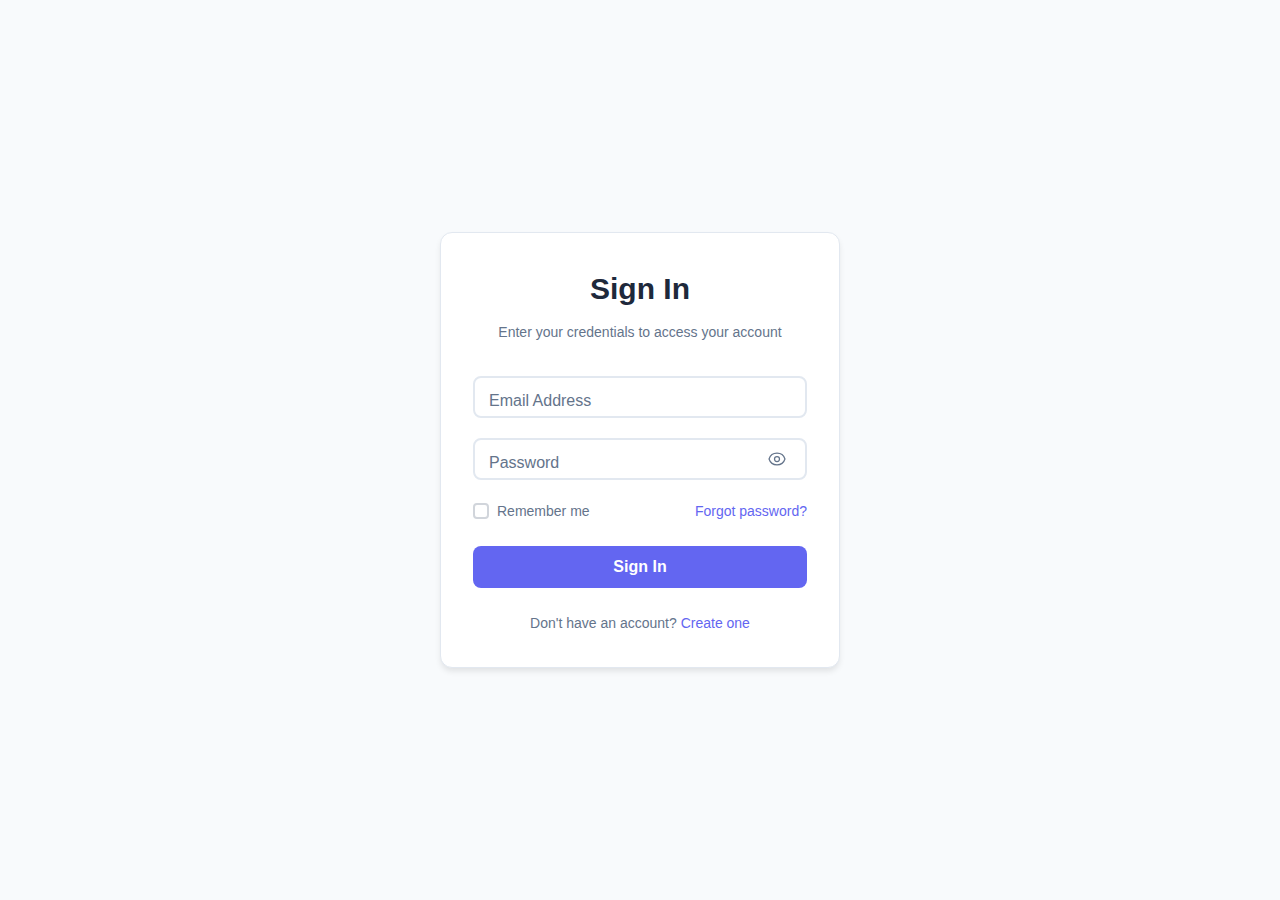
<file: INCO/login-forms-main/forms/basic/index.html>
<!DOCTYPE html>
<html lang="en">
<head>
    <meta charset="UTF-8">
    <meta name="viewport" content="width=device-width, initial-scale=1.0">
    <title>Basic Login Form</title>
    <link rel="stylesheet" href="style.css">
</head>
<body>
    <div class="login-container">
        <div class="login-card">
            <div class="login-header">
                <h2>Sign In</h2>
                <p>Enter your credentials to access your account</p>
            </div>
            
            <form class="login-form" id="loginForm" novalidate>
                <div class="form-group">
                    <div class="input-wrapper">
                        <input type="email" id="email" name="email" required autocomplete="email">
                        <label for="email">Email Address</label>
                    </div>
                    <span class="error-message" id="emailError"></span>
                </div>

                <div class="form-group">
                    <div class="input-wrapper password-wrapper">
                        <input type="password" id="password" name="password" required autocomplete="current-password">
                        <label for="password">Password</label>
                        <button type="button" class="password-toggle" id="passwordToggle" aria-label="Toggle password visibility">
                            <span class="eye-icon"></span>
                        </button>
                    </div>
                    <span class="error-message" id="passwordError"></span>
                </div>

                <div class="form-options">
                    <label class="remember-wrapper">
                        <input type="checkbox" id="remember" name="remember">
                        <span class="checkbox-label">
                            <span class="checkmark"></span>
                            Remember me
                        </span>
                    </label>
                    <a href="#" class="forgot-password">Forgot password?</a>
                </div>

                <button type="submit" class="login-btn">
                    <span class="btn-text">Sign In</span>
                    <span class="btn-loader"></span>
                </button>
            </form>

            <div class="signup-link">
                <p>Don't have an account? <a href="#">Create one</a></p>
            </div>

            <div class="success-message" id="successMessage">
                <div class="success-icon">✓</div>
                <h3>Login Successful!</h3>
                <p>Redirecting to your dashboard...</p>
            </div>
        </div>
    </div>

    <script src="../../shared/js/form-utils.js"></script>
    <script src="script.js"></script>
</body>
</html>
</file>
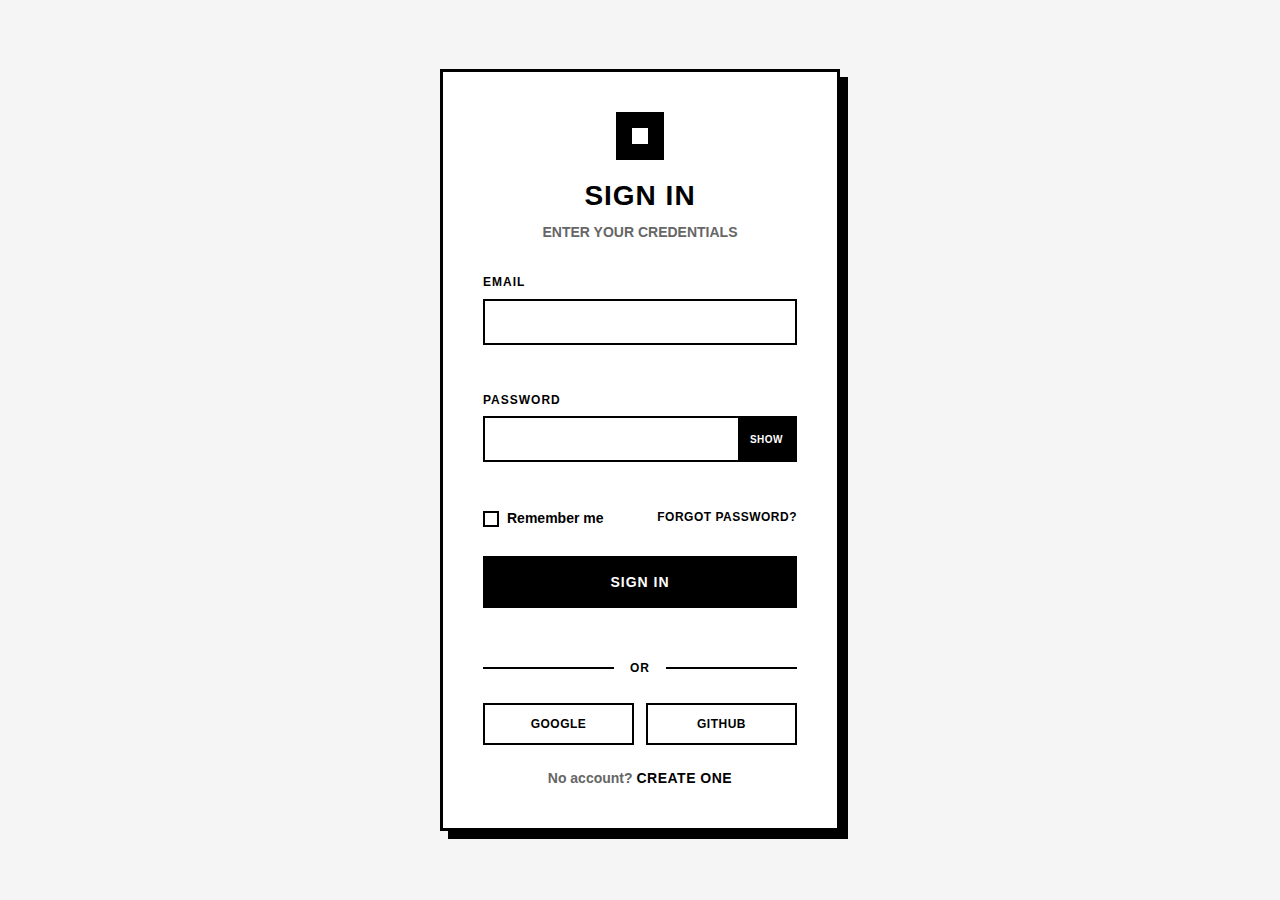
<file: INCO/login-forms-main/forms/brutalist/index.html>
<!DOCTYPE html>
<html lang="en">
<head>
    <meta charset="UTF-8">
    <meta name="viewport" content="width=device-width, initial-scale=1.0">
    <title>Modern Brutalist Login Form</title>
    <link rel="stylesheet" href="style.css">
</head>
<body>
    <div class="login-container">
        <div class="login-card">
            <div class="login-header">
                <div class="logo">
                    <div class="logo-square"></div>
                </div>
                <h2>Sign In</h2>
                <p>Enter your credentials</p>
            </div>
            
            <form class="login-form" id="loginForm" novalidate>
                <div class="form-group">
                    <label for="email" class="form-label">Email</label>
                    <div class="input-wrapper">
                        <input type="email" id="email" name="email" required autocomplete="email">
                    </div>
                    <span class="error-message" id="emailError"></span>
                </div>

                <div class="form-group">
                    <label for="password" class="form-label">Password</label>
                    <div class="input-wrapper password-wrapper">
                        <input type="password" id="password" name="password" required autocomplete="current-password">
                        <button type="button" class="password-toggle" id="passwordToggle" aria-label="Toggle password visibility">
                            <span class="toggle-text">SHOW</span>
                        </button>
                    </div>
                    <span class="error-message" id="passwordError"></span>
                </div>

                <div class="form-options">
                    <div class="checkbox-wrapper">
                        <input type="checkbox" id="remember" name="remember">
                        <label for="remember" class="checkbox-label">
                            <div class="checkbox-box"></div>
                            <span>Remember me</span>
                        </label>
                    </div>
                    <a href="#" class="forgot-link">Forgot password?</a>
                </div>

                <button type="submit" class="login-btn">
                    <span class="btn-text">SIGN IN</span>
                    <div class="btn-loader">
                        <div class="loader-bar"></div>
                        <div class="loader-bar"></div>
                        <div class="loader-bar"></div>
                    </div>
                </button>
            </form>

            <div class="divider">
                <span>OR</span>
            </div>

            <div class="social-login">
                <button type="button" class="social-btn">
                    <span class="social-text">GOOGLE</span>
                </button>
                <button type="button" class="social-btn">
                    <span class="social-text">GITHUB</span>
                </button>
            </div>

            <div class="signup-link">
                <span>No account? </span>
                <a href="#">Create one</a>
            </div>

            <div class="success-message" id="successMessage">
                <div class="success-icon">✓</div>
                <h3>Success</h3>
                <p>Redirecting...</p>
            </div>
        </div>
    </div>

    <script src="../../shared/js/form-utils.js"></script>
    <script src="script.js"></script>
</body>
</html>
</file>
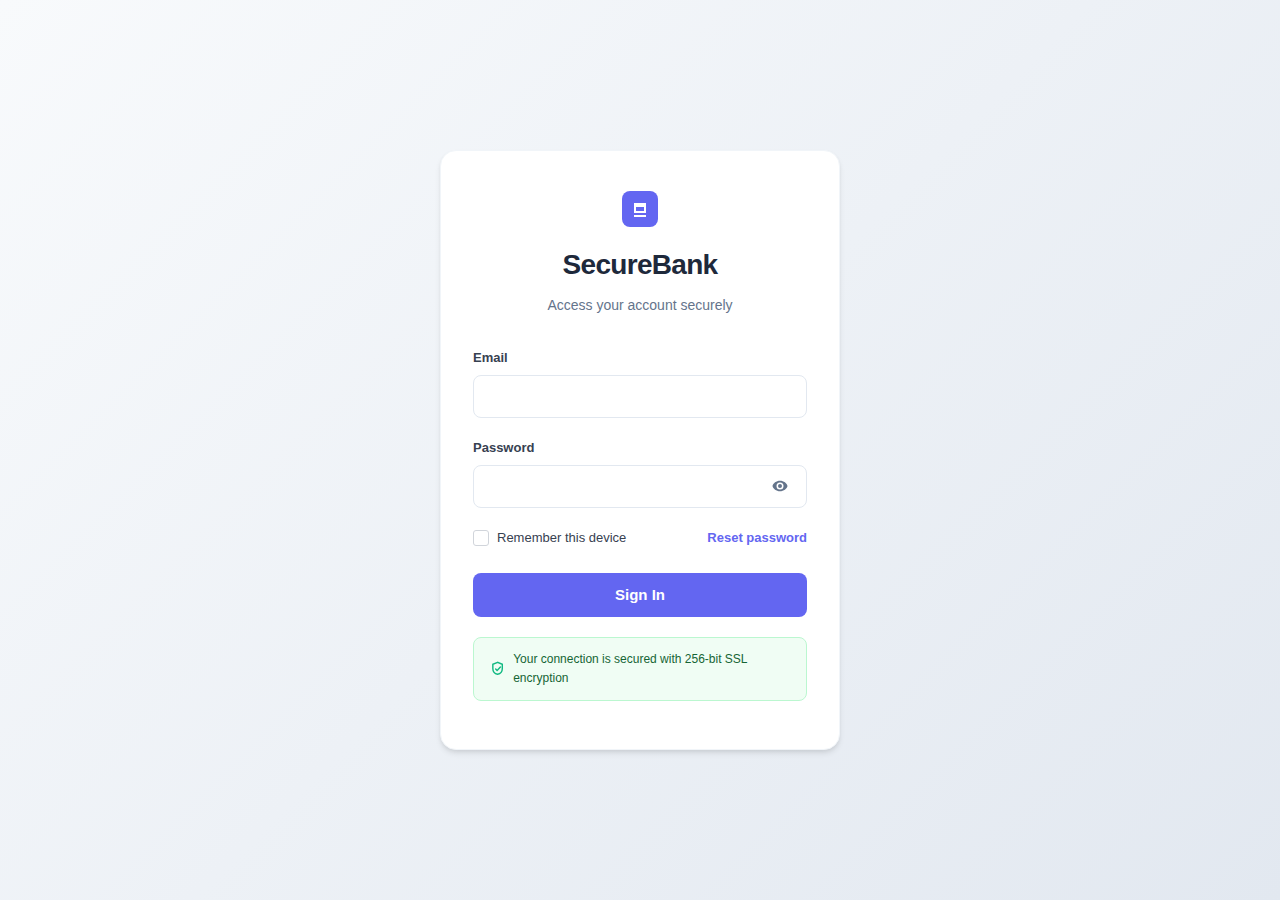
<file: INCO/login-forms-main/forms/clean-banking/index.html>
<!DOCTYPE html>
<html lang="en">
<head>
    <meta charset="UTF-8">
    <meta name="viewport" content="width=device-width, initial-scale=1.0">
    <title>Clean Banking Login</title>
    <link rel="stylesheet" href="style.css">
</head>
<body>
    <div class="login-container">
        <div class="login-card">
            <div class="login-header">
                <div class="logo">
                    <svg width="36" height="36" viewBox="0 0 36 36" fill="none">
                        <rect width="36" height="36" rx="8" fill="#6366F1"/>
                        <path d="M12 14h12v8H12v-8zm2 2v4h8v-4h-8zm-2-4h12v2H12v-2zm0 12h12v2H12v-2z" fill="white"/>
                    </svg>
                </div>
                <h1>SecureBank</h1>
                <p>Access your account securely</p>
            </div>
            
            <form class="login-form" id="loginForm" novalidate>
                <div class="form-group">
                    <label for="email">Email</label>
                    <input type="email" id="email" name="email" required autocomplete="email">
                    <span class="error-message" id="emailError"></span>
                </div>

                <div class="form-group">
                    <label for="password">Password</label>
                    <div class="password-wrapper">
                        <input type="password" id="password" name="password" required autocomplete="current-password">
                        <button type="button" class="password-toggle" id="passwordToggle" aria-label="Toggle password visibility">
                            <svg class="eye-open" width="18" height="18" viewBox="0 0 18 18" fill="none">
                                <path d="M9 3.75C5.25 3.75 2.04 6.24 1.5 9c.54 2.76 3.75 5.25 7.5 5.25s6.96-2.49 7.5-5.25c-.54-2.76-3.75-5.25-7.5-5.25zm0 8.75a3.5 3.5 0 110-7 3.5 3.5 0 010 7zm0-5.5a2 2 0 100 4 2 2 0 000-4z" fill="currentColor"/>
                            </svg>
                            <svg class="eye-closed" width="18" height="18" viewBox="0 0 18 18" fill="none">
                                <path d="M2.25 2.25l13.5 13.5m-4.125-4.125a3 3 0 01-4.243-4.243m4.243 4.243L9 9m2.625 2.625L15 15M9 5.25c1.83 0 3.51.63 4.84 1.68M3.16 6.93A10.97 10.97 0 019 5.25" stroke="currentColor" stroke-width="1.5" stroke-linecap="round" stroke-linejoin="round"/>
                            </svg>
                        </button>
                    </div>
                    <span class="error-message" id="passwordError"></span>
                </div>

                <div class="form-options">
                    <label class="checkbox-wrapper">
                        <input type="checkbox" id="remember" name="remember">
                        <span class="checkmark"></span>
                        Remember this device
                    </label>
                    <a href="#" class="forgot-link">Reset password</a>
                </div>

                <button type="submit" class="login-btn">
                    <span class="btn-text">Sign In</span>
                    <div class="btn-loader">
                        <div class="spinner"></div>
                    </div>
                </button>
            </form>

            <div class="security-notice">
                <svg width="16" height="16" viewBox="0 0 16 16" fill="none">
                    <path d="M8 1L3 3v4.5c0 2.89 2 5.5 5 6 3-0.5 5-3.11 5-6V3l-5-2z" stroke="#10B981" stroke-width="1.5" fill="none"/>
                    <path d="M6 8l1.5 1.5L11 6" stroke="#10B981" stroke-width="1.5" stroke-linecap="round" stroke-linejoin="round"/>
                </svg>
                <span>Your connection is secured with 256-bit SSL encryption</span>
            </div>

            <div class="success-message" id="successMessage">
                <div class="success-icon">
                    <svg width="28" height="28" viewBox="0 0 28 28" fill="none">
                        <circle cx="14" cy="14" r="14" fill="#10B981"/>
                        <path d="M9 14l3 3 7-7" stroke="white" stroke-width="2" stroke-linecap="round" stroke-linejoin="round"/>
                    </svg>
                </div>
                <h3>Welcome back</h3>
                <p>Taking you to your dashboard...</p>
            </div>
        </div>
    </div>

    <script src="../../shared/js/form-utils.js"></script>
    <script src="script.js"></script>
</body>
</html>
</file>
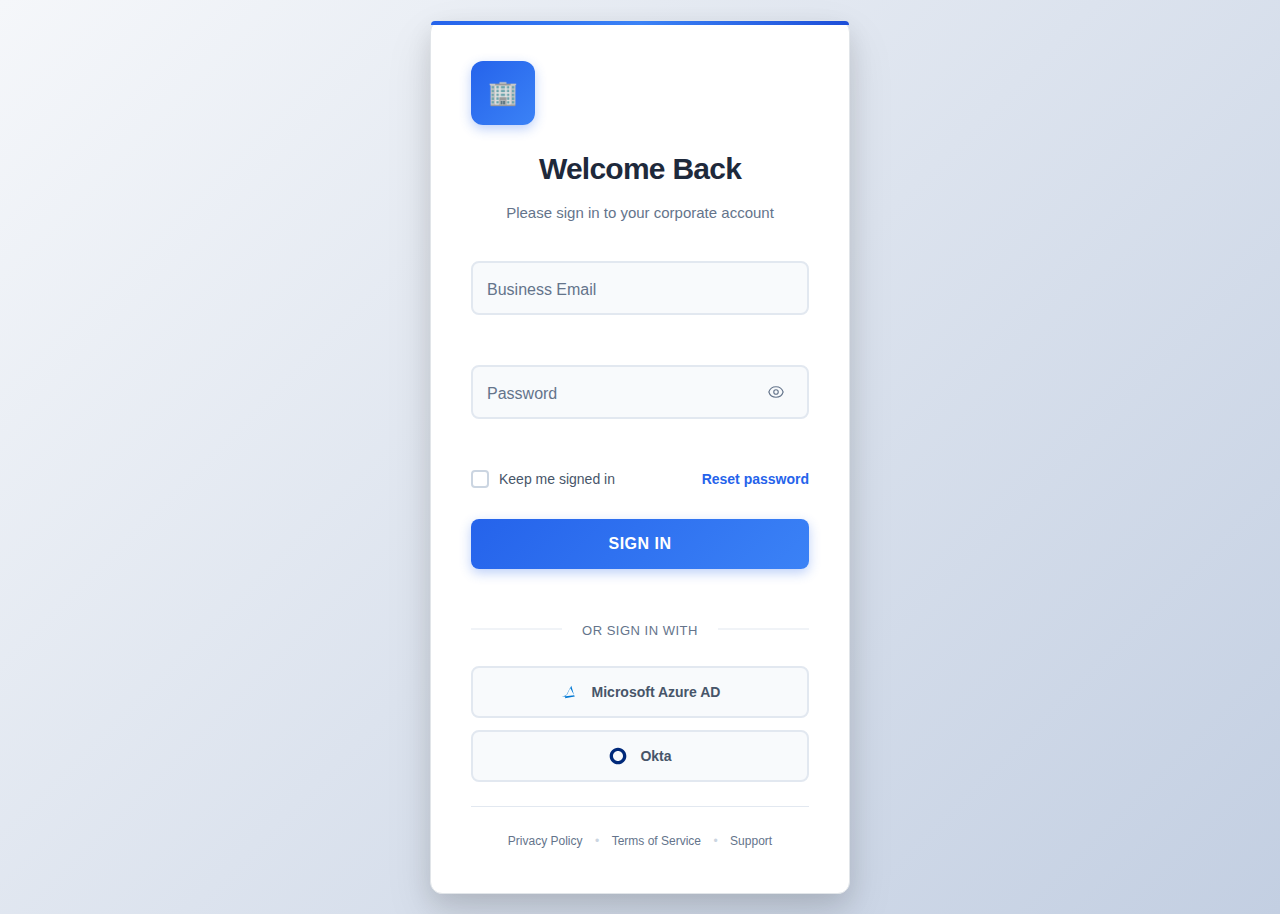
<file: INCO/login-forms-main/forms/corporate/index.html>
<!DOCTYPE html>
<html lang="en">
<head>
    <meta charset="UTF-8">
    <meta name="viewport" content="width=device-width, initial-scale=1.0">
    <title>Corporate Login Form</title>
    <link rel="stylesheet" href="style.css">
</head>
<body>
    <div class="login-container">
        <div class="login-card">
            <div class="login-header">
                <div class="company-logo">
                    <div class="logo-icon">🏢</div>
                </div>
                <h2>Welcome Back</h2>
                <p>Please sign in to your corporate account</p>
            </div>
            
            <form class="login-form" id="loginForm" novalidate>
                <div class="form-group">
                    <div class="input-wrapper">
                        <input type="email" id="email" name="email" required autocomplete="email">
                        <label for="email">Business Email</label>
                        <span class="input-border"></span>
                    </div>
                    <span class="error-message" id="emailError"></span>
                </div>

                <div class="form-group">
                    <div class="input-wrapper password-wrapper">
                        <input type="password" id="password" name="password" required autocomplete="current-password">
                        <label for="password">Password</label>
                        <button type="button" class="password-toggle" id="passwordToggle" aria-label="Toggle password visibility">
                            <span class="toggle-icon"></span>
                        </button>
                        <span class="input-border"></span>
                    </div>
                    <span class="error-message" id="passwordError"></span>
                </div>

                <div class="form-options">
                    <div class="remember-wrapper">
                        <input type="checkbox" id="remember" name="remember">
                        <label for="remember" class="checkbox-label">
                            <span class="checkbox-custom"></span>
                            Keep me signed in
                        </label>
                    </div>
                    <a href="#" class="forgot-password">Reset password</a>
                </div>

                <button type="submit" class="login-btn">
                    <span class="btn-text">Sign In</span>
                    <span class="btn-loader"></span>
                </button>
            </form>

            <div class="divider">
                <span>or sign in with</span>
            </div>

            <div class="sso-options">
                <button type="button" class="sso-btn azure-btn">
                    <span class="sso-icon azure-icon"></span>
                    <span>Microsoft Azure AD</span>
                </button>
                <button type="button" class="sso-btn okta-btn">
                    <span class="sso-icon okta-icon"></span>
                    <span>Okta</span>
                </button>
            </div>

            <div class="footer-links">
                <a href="#" class="footer-link">Privacy Policy</a>
                <span class="separator">•</span>
                <a href="#" class="footer-link">Terms of Service</a>
                <span class="separator">•</span>
                <a href="#" class="footer-link">Support</a>
            </div>

            <div class="success-message" id="successMessage">
                <div class="success-icon">✓</div>
                <h3>Authentication Successful</h3>
                <p>Redirecting to your workspace...</p>
            </div>
        </div>
    </div>

    <script src="../../shared/js/form-utils.js"></script>
    <script src="script.js"></script>
</body>
</html>
</file>
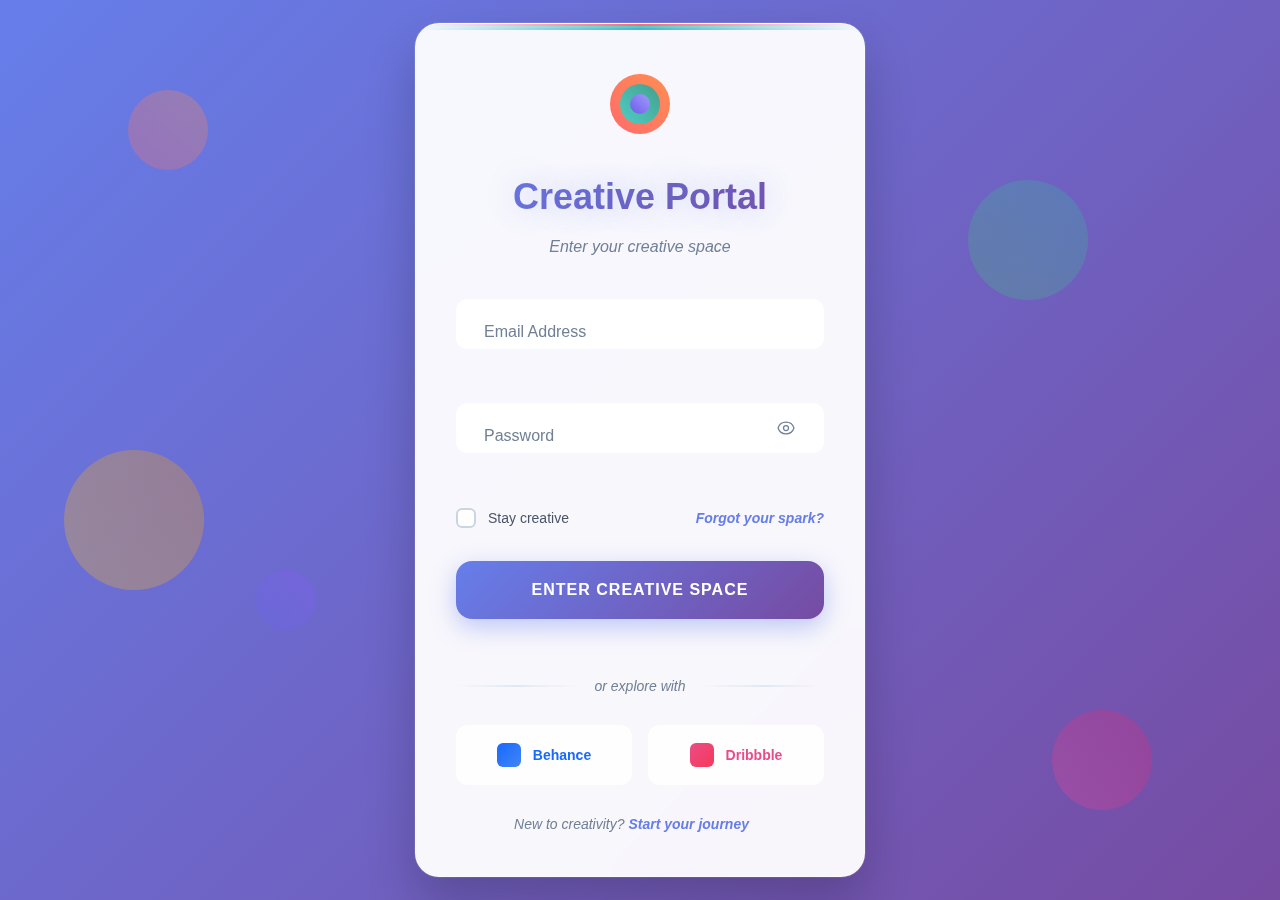
<file: INCO/login-forms-main/forms/creative/index.html>
<!DOCTYPE html>
<html lang="en">
<head>
    <meta charset="UTF-8">
    <meta name="viewport" content="width=device-width, initial-scale=1.0">
    <title>Creative Login Form</title>
    <link rel="stylesheet" href="style.css">
</head>
<body>
    <div class="creative-bg">
        <div class="floating-shapes">
            <div class="shape shape-1"></div>
            <div class="shape shape-2"></div>
            <div class="shape shape-3"></div>
            <div class="shape shape-4"></div>
            <div class="shape shape-5"></div>
        </div>
    </div>

    <div class="login-container">
        <div class="login-card">
            <div class="card-decoration">
                <div class="deco-line line-1"></div>
                <div class="deco-line line-2"></div>
                <div class="deco-line line-3"></div>
            </div>
            
            <div class="login-header">
                <div class="creative-logo">
                    <div class="logo-circle circle-1"></div>
                    <div class="logo-circle circle-2"></div>
                    <div class="logo-circle circle-3"></div>
                </div>
                <h2>Creative Portal</h2>
                <p>Enter your creative space</p>
            </div>
            
            <form class="login-form" id="loginForm" novalidate>
                <div class="form-group">
                    <div class="input-wrapper">
                        <div class="input-decoration"></div>
                        <input type="email" id="email" name="email" required autocomplete="email">
                        <label for="email">Email Address</label>
                        <div class="input-waves">
                            <div class="wave wave-1"></div>
                            <div class="wave wave-2"></div>
                            <div class="wave wave-3"></div>
                        </div>
                    </div>
                    <span class="error-message" id="emailError"></span>
                </div>

                <div class="form-group">
                    <div class="input-wrapper password-wrapper">
                        <div class="input-decoration"></div>
                        <input type="password" id="password" name="password" required autocomplete="current-password">
                        <label for="password">Password</label>
                        <button type="button" class="password-toggle" id="passwordToggle" aria-label="Toggle password visibility">
                            <span class="toggle-icon"></span>
                        </button>
                        <div class="input-waves">
                            <div class="wave wave-1"></div>
                            <div class="wave wave-2"></div>
                            <div class="wave wave-3"></div>
                        </div>
                    </div>
                    <span class="error-message" id="passwordError"></span>
                </div>

                <div class="form-options">
                    <div class="remember-wrapper">
                        <input type="checkbox" id="remember" name="remember">
                        <label for="remember" class="checkbox-label">
                            <div class="checkbox-creative">
                                <div class="check-mark"></div>
                            </div>
                            Stay creative
                        </label>
                    </div>
                    <a href="#" class="forgot-password">Forgot your spark?</a>
                </div>

                <button type="submit" class="login-btn">
                    <span class="btn-bg"></span>
                    <span class="btn-text">Enter Creative Space</span>
                    <span class="btn-loader">
                        <div class="loader-dot dot-1"></div>
                        <div class="loader-dot dot-2"></div>
                        <div class="loader-dot dot-3"></div>
                    </span>
                </button>
            </form>

            <div class="divider">
                <div class="divider-line"></div>
                <span>or explore with</span>
                <div class="divider-line"></div>
            </div>

            <div class="creative-social">
                <button type="button" class="social-btn behance-btn">
                    <div class="social-icon behance-icon"></div>
                    <span>Behance</span>
                </button>
                <button type="button" class="social-btn dribbble-btn">
                    <div class="social-icon dribbble-icon"></div>
                    <span>Dribbble</span>
                </button>
            </div>

            <div class="signup-link">
                <p>New to creativity? <a href="#">Start your journey</a></p>
            </div>

            <div class="success-message" id="successMessage">
                <div class="success-animation">
                    <div class="success-circle"></div>
                    <div class="success-checkmark">✓</div>
                </div>
                <h3>Welcome, Creator!</h3>
                <p>Entering your creative dimension...</p>
            </div>
        </div>
    </div>

    <script src="../../shared/js/form-utils.js"></script>
    <script src="script.js"></script>
</body>
</html>
</file>
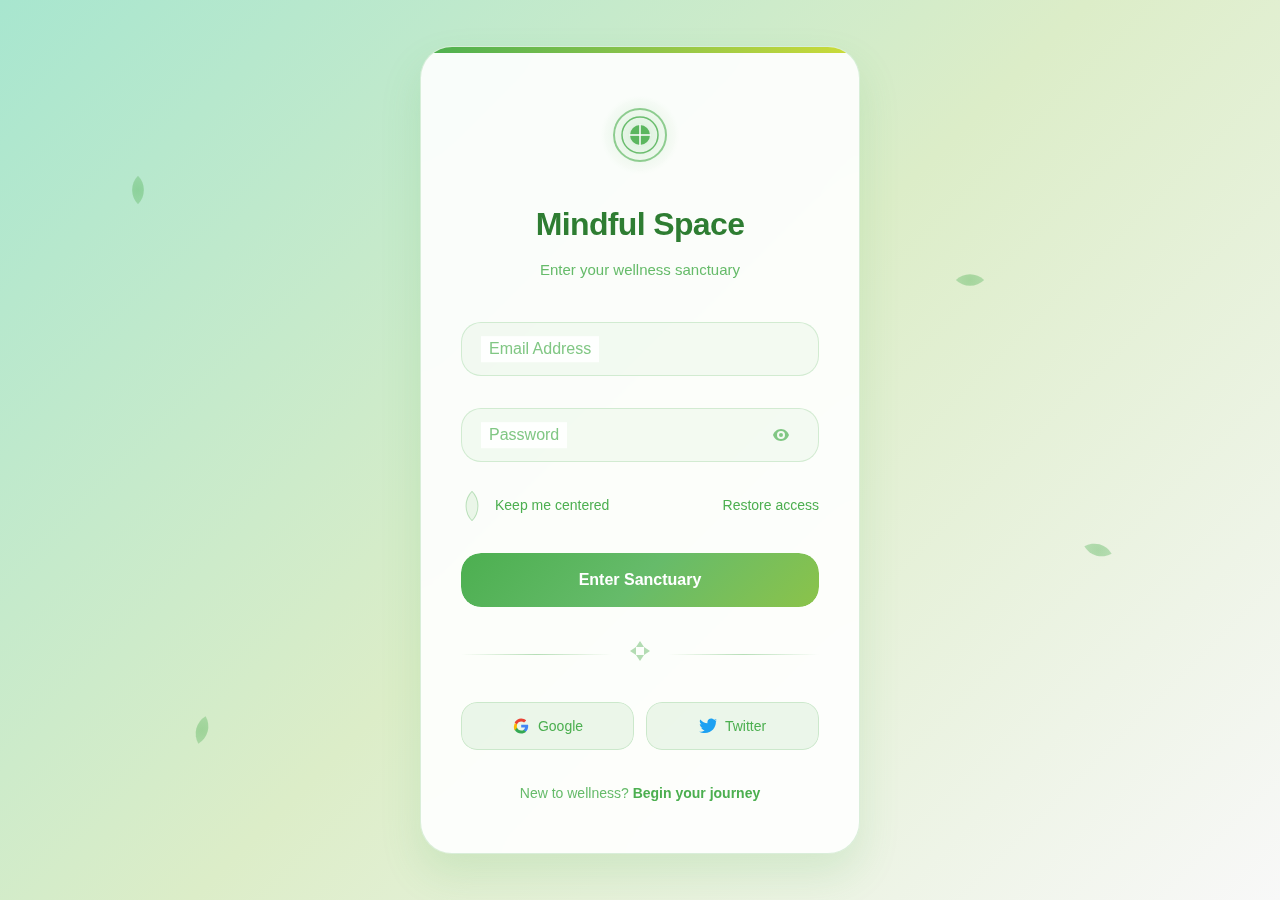
<file: INCO/login-forms-main/forms/eco-wellness/index.html>
<!DOCTYPE html>
<html lang="en">
<head>
    <meta charset="UTF-8">
    <meta name="viewport" content="width=device-width, initial-scale=1.0">
    <title>Eco Wellness Login</title>
    <link rel="stylesheet" href="style.css">
</head>
<body>
    <div class="nature-background">
        <div class="floating-leaf leaf-1"></div>
        <div class="floating-leaf leaf-2"></div>
        <div class="floating-leaf leaf-3"></div>
        <div class="floating-leaf leaf-4"></div>
    </div>

    <div class="login-container">
        <div class="wellness-card">
            <div class="organic-border"></div>
            
            <div class="mindful-header">
                <div class="zen-logo">
                    <svg width="56" height="56" viewBox="0 0 56 56" fill="none">
                        <circle cx="28" cy="28" r="26" stroke="currentColor" stroke-width="2" fill="none" opacity="0.6"/>
                        <circle cx="28" cy="28" r="18" stroke="currentColor" stroke-width="1.5" fill="none" opacity="0.8"/>
                        <circle cx="28" cy="28" r="10" fill="currentColor" opacity="0.9"/>
                        <path d="M28 18v20M18 28h20" stroke="white" stroke-width="1.5" stroke-linecap="round"/>
                    </svg>
                    <div class="zen-glow"></div>
                </div>
                <h1>Mindful Space</h1>
                <p>Enter your wellness sanctuary</p>
            </div>
            
            <form class="harmony-form" id="loginForm" novalidate>
                <div class="organic-field">
                    <div class="field-nature"></div>
                    <input type="email" id="email" name="email" required autocomplete="email">
                    <label for="email">Email Address</label>
                    <div class="growth-indicator">
                        <div class="leaf-sprout"></div>
                    </div>
                    <span class="gentle-error" id="emailError"></span>
                </div>

                <div class="organic-field">
                    <div class="field-nature"></div>
                    <input type="password" id="password" name="password" required autocomplete="current-password">
                    <label for="password">Password</label>
                    <button type="button" class="nature-toggle" id="passwordToggle" aria-label="Toggle password visibility">
                        <svg class="eye-visible" width="20" height="20" viewBox="0 0 20 20" fill="none">
                            <path d="M10 4c-4 0-7 3-8 6 1 3 4 6 8 6s7-3 8-6c-1-3-4-6-8-6zm0 10a4 4 0 110-8 4 4 0 010 8zm0-6a2 2 0 100 4 2 2 0 000-4z" fill="currentColor"/>
                        </svg>
                        <svg class="eye-hidden" width="20" height="20" viewBox="0 0 20 20" fill="none">
                            <path d="M3 3l14 14M8.5 8.5a2 2 0 002.83 2.83m-.83-4.83a4 4 0 014 4M10 6C6 6 3 9 2 12c.5 1.5 2 3.5 4 4.5M10 14c4 0 7-3 8-6-.5-1.5-2-3.5-4-4.5" stroke="currentColor" stroke-width="1.5" stroke-linecap="round" stroke-linejoin="round"/>
                        </svg>
                    </button>
                    <span class="gentle-error" id="passwordError"></span>
                </div>

                <div class="mindful-options">
                    <label class="zen-checkbox">
                        <input type="checkbox" id="remember" name="remember">
                        <span class="checkbox-leaf">
                            <div class="leaf-shape"></div>
                            <svg width="10" height="8" viewBox="0 0 10 8" fill="none">
                                <path d="M1 4l2.5 2.5L9 1" stroke="currentColor" stroke-width="1.5" stroke-linecap="round" stroke-linejoin="round"/>
                            </svg>
                        </span>
                        <span class="checkbox-text">Keep me centered</span>
                    </label>
                    <a href="#" class="healing-link">Restore access</a>
                </div>

                <button type="submit" class="harmony-button">
                    <div class="button-earth"></div>
                    <span class="button-text">Enter Sanctuary</span>
                    <div class="button-growth">
                        <div class="growing-circle circle-1"></div>
                        <div class="growing-circle circle-2"></div>
                        <div class="growing-circle circle-3"></div>
                    </div>
                    <div class="button-aura"></div>
                </button>
            </form>

            <div class="balance-divider">
                <div class="divider-branch"></div>
                <div class="divider-center">
                    <svg width="24" height="24" viewBox="0 0 24 24" fill="none">
                        <path d="M12 2L8 8h8l-4-6zM12 22l4-6H8l4 6zM2 12l6-4v8l-6-4zM22 12l-6 4V8l6 4z" fill="currentColor" opacity="0.6"/>
                    </svg>
                </div>
                <div class="divider-branch"></div>
            </div>

            <div class="natural-social">
                <button type="button" class="earth-social">
                    <div class="social-earth"></div>
                    <svg width="18" height="18" viewBox="0 0 18 18">
                        <path fill="#4285F4" d="M16.2 9.2c0-.5-.04-1-.12-1.5H9.2v2.8h3.9a3.4 3.4 0 01-1.5 2.2v1.8h2.4c1.4-1.3 2.2-3.2 2.2-5.3z"/>
                        <path fill="#34A853" d="M9.2 16.5c2 0 3.7-.7 4.9-1.8l-2.4-1.8c-.7.5-1.5.7-2.5.7-1.9 0-3.6-1.3-4.2-3H2.6v1.8c1.2 2.4 3.7 4.1 6.6 4.1z"/>
                        <path fill="#FBBC05" d="M5 10.8a5.2 5.2 0 010-2.6V6.4H2.6a8.6 8.6 0 000 7.2L5 10.8z"/>
                        <path fill="#EA4335" d="M9.2 4.4c1.1 0 2.1.4 2.9 1.1l2.1-2.1C12.8 2.2 11.1 1.5 9.2 1.5c-2.9 0-5.4 1.7-6.6 4.1L5 7.4c.6-1.8 2.3-3 4.2-3z"/>
                    </svg>
                    <span>Google</span>
                    <div class="social-glow"></div>
                </button>
                
                <button type="button" class="earth-social">
                    <div class="social-earth"></div>
                    <svg width="18" height="18" viewBox="0 0 18 18" fill="#1DA1F2">
                        <path d="M18 3.4c-.7.3-1.4.5-2.2.6.8-.5 1.4-1.2 1.7-2.1-.7.4-1.5.7-2.4.9C14.4 2.1 13.4 1.5 12.2 1.5c-2.1 0-3.8 1.7-3.8 3.8 0 .3 0 .6.1.9C5.8 6 3.1 4.6 1.3 2.4c-.3.5-.5 1.2-.5 1.9 0 1.3.7 2.5 1.7 3.1-.6 0-1.2-.2-1.7-.5 0 1.8 1.3 3.4 3 3.7-.3.1-.7.1-1 .1-.2 0-.5 0-.7-.1.5 1.5 1.9 2.6 3.5 2.6-1.3 1-2.9 1.6-4.7 1.6-.3 0-.6 0-.9-.1C1.7 15.4 3.7 16 5.9 16c7.1 0 11-5.9 11-11v-.5c.8-.5 1.4-1.2 1.9-2 0 0 0 0 .2-.1z"/>
                    </svg>
                    <span>Twitter</span>
                    <div class="social-glow"></div>
                </button>
            </div>

            <div class="nurture-signup">
                <span>New to wellness? </span>
                <a href="#" class="growth-link">Begin your journey</a>
            </div>

            <div class="harmony-success" id="successMessage">
                <div class="success-mandala">
                    <div class="mandala-ring ring-1"></div>
                    <div class="mandala-ring ring-2"></div>
                    <div class="mandala-ring ring-3"></div>
                    <div class="mandala-center">
                        <svg width="28" height="28" viewBox="0 0 28 28" fill="none">
                            <path d="M8 14l6 6 12-12" stroke="currentColor" stroke-width="2.5" stroke-linecap="round" stroke-linejoin="round"/>
                        </svg>
                    </div>
                </div>
                <h3>Welcome Home</h3>
                <p>Your sanctuary awaits...</p>
            </div>
        </div>
    </div>

    <script src="../../shared/js/form-utils.js"></script>
    <script src="script.js"></script>
</body>
</html>
</file>
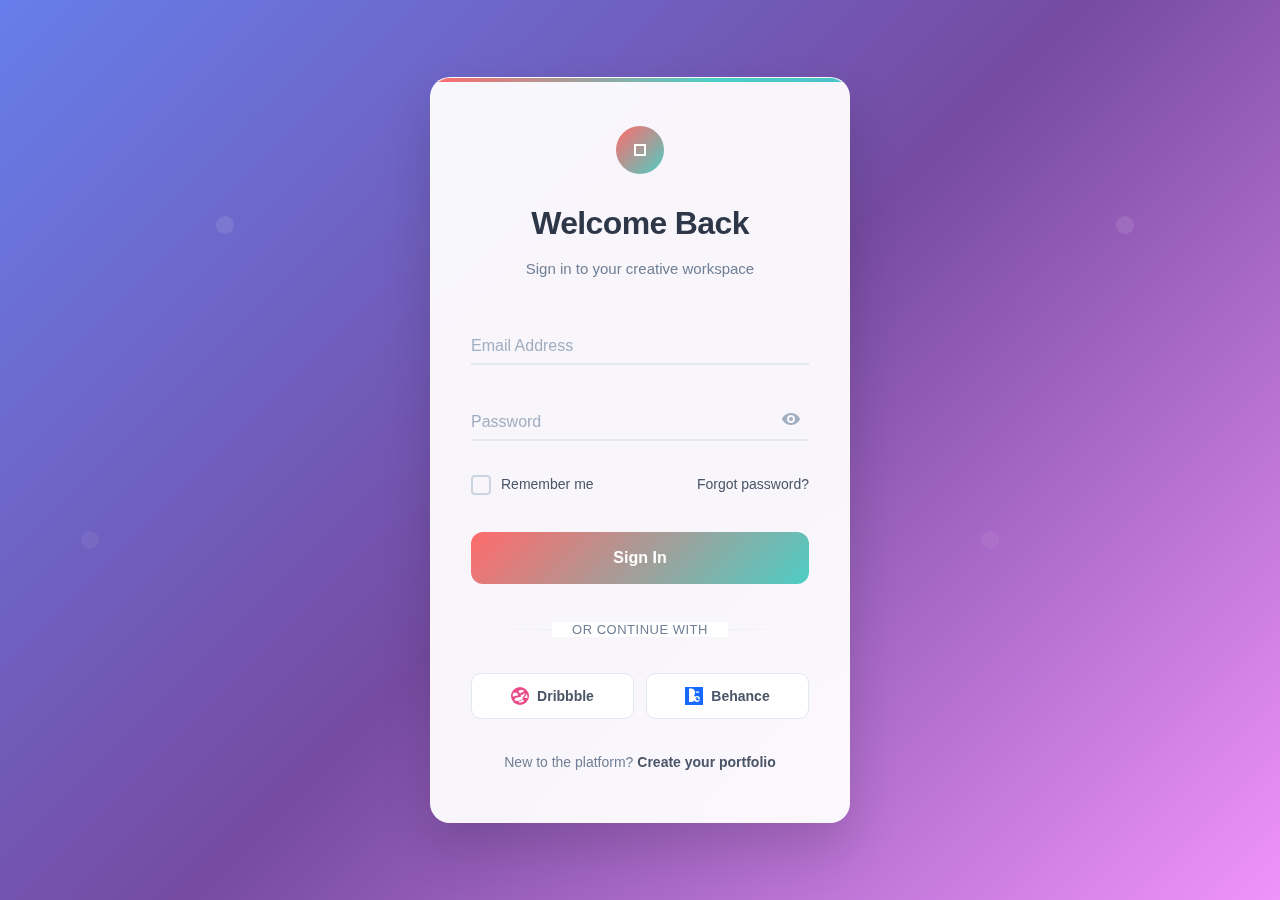
<file: INCO/login-forms-main/forms/elegant-portfolio/index.html>
<!DOCTYPE html>
<html lang="en">
<head>
    <meta charset="UTF-8">
    <meta name="viewport" content="width=device-width, initial-scale=1.0">
    <title>Elegant Portfolio Login</title>
    <link rel="stylesheet" href="style.css">
</head>
<body>
    <div class="login-container">
        <div class="login-card">
            <div class="card-accent"></div>
            
            <div class="login-header">
                <div class="logo">
                    <svg width="48" height="48" viewBox="0 0 48 48" fill="none">
                        <circle cx="24" cy="24" r="24" fill="url(#gradient)"/>
                        <path d="M18 30V18h12v12H18zm2-10v8h8v-8h-8z" fill="white"/>
                        <defs>
                            <linearGradient id="gradient" x1="0%" y1="0%" x2="100%" y2="100%">
                                <stop offset="0%" stop-color="#FF6B6B"/>
                                <stop offset="100%" stop-color="#4ECDC4"/>
                            </linearGradient>
                        </defs>
                    </svg>
                </div>
                <h1>Welcome Back</h1>
                <p>Sign in to your creative workspace</p>
            </div>
            
            <form class="login-form" id="loginForm" novalidate>
                <div class="form-field">
                    <input type="email" id="email" name="email" required autocomplete="email">
                    <label for="email">Email Address</label>
                    <div class="field-line"></div>
                    <span class="error-message" id="emailError"></span>
                </div>

                <div class="form-field">
                    <input type="password" id="password" name="password" required autocomplete="current-password">
                    <label for="password">Password</label>
                    <button type="button" class="password-reveal" id="passwordToggle" aria-label="Toggle password visibility">
                        <svg class="eye-show" width="20" height="20" viewBox="0 0 20 20" fill="none">
                            <path d="M10 4C5.5 4 1.7 7.3 1 10c.7 2.7 4.5 6 9 6s8.3-3.3 9-6c-.7-2.7-4.5-6-9-6zm0 10a4 4 0 110-8 4 4 0 010 8zm0-6a2 2 0 100 4 2 2 0 000-4z" fill="currentColor"/>
                        </svg>
                        <svg class="eye-hide" width="20" height="20" viewBox="0 0 20 20" fill="none">
                            <path d="M3 3l14 14m-7-7a2 2 0 01-2-2m2 2a2 2 0 002 2m-2-2v.01M10 6a4 4 0 014 4m-4-4a4 4 0 00-4 4m4-4V4m0 10v2m4-6c.7-2.7-3.3-6-8-6m8 6c-.7 2.7-4.5 6-9 6" stroke="currentColor" stroke-width="1.5" stroke-linecap="round" stroke-linejoin="round"/>
                        </svg>
                    </button>
                    <div class="field-line"></div>
                    <span class="error-message" id="passwordError"></span>
                </div>

                <div class="form-actions">
                    <label class="remember-checkbox">
                        <input type="checkbox" id="remember" name="remember">
                        <span class="checkbox-custom">
                            <svg width="12" height="10" viewBox="0 0 12 10" fill="none">
                                <path d="M1 5l3 3 7-7" stroke="currentColor" stroke-width="2" stroke-linecap="round" stroke-linejoin="round"/>
                            </svg>
                        </span>
                        <span class="checkbox-label">Remember me</span>
                    </label>
                    <a href="#" class="forgot-password">Forgot password?</a>
                </div>

                <button type="submit" class="signin-button">
                    <span class="button-text">Sign In</span>
                    <div class="button-loader">
                        <div class="loader-circle"></div>
                    </div>
                </button>
            </form>

            <div class="auth-divider">
                <span>or continue with</span>
            </div>

            <div class="social-auth">
                <button type="button" class="social-button dribbble">
                    <svg width="18" height="18" viewBox="0 0 18 18" fill="none">
                        <circle cx="9" cy="9" r="9" fill="#EA4C89"/>
                        <path d="M14.4 6.3c-.8 1.8-2 3.4-3.4 4.6-.4-.8-.9-1.6-1.4-2.3 1.5-.6 2.9-1.4 4.2-2.3h.6zm-1.8-1.8c-1.2.8-2.4 1.5-3.7 2-.5-.9-1.1-1.8-1.7-2.6 1.8-.8 3.6-1.2 5.4-.6v1.2zm-6.9 1.2c.6.8 1.2 1.7 1.7 2.6-1.8.7-3.7 1.1-5.7 1.1v-.3c0-1.2.3-2.4.9-3.4H6zm-.9 5.1c2-.1 3.9-.5 5.7-1.2.5.8 1 1.6 1.4 2.5-1.5 1.2-3.4 1.9-5.4 1.9-1.2 0-2.3-.3-3.3-.9.5-.8 1-1.6 1.6-2.3zm2.4 3.6c1.8-.1 3.5-.8 4.8-2 .4.7.7 1.4 1 2.2-1.6.8-3.4 1-5.1.6-.2-.9-.5-1.8-.7-2.8zm5.4-3.3c1.3-1.1 2.4-2.5 3.1-4.1.5 1.1.8 2.3.8 3.5 0 .2 0 .4-.1.6-1.3 0-2.6-.3-3.8-1z" fill="white"/>
                    </svg>
                    Dribbble
                </button>
                
                <button type="button" class="social-button behance">
                    <svg width="18" height="18" viewBox="0 0 18 18" fill="none">
                        <rect width="18" height="18" fill="#1769FF"/>
                        <path d="M6.2 7.5c.5 0 .9-.4.9-.9s-.4-.9-.9-.9H4v1.8h2.2zm0 3c.8 0 1.4-.6 1.4-1.4s-.6-1.4-1.4-1.4H4v2.8h2.2zm4.8-6H14v1.2h-3V4.5zM4 3v12h2.2c2.2 0 4-1.8 4-4 0-1.1-.4-2.1-1.2-2.8.8-.7 1.2-1.7 1.2-2.8 0-2.2-1.8-4-4-4H4zm8 6c-1.7 0-3 1.3-3 3s1.3 3 3 3c1.4 0 2.6-.9 2.9-2.2h-1.3c-.2.4-.6.7-1.1.7-.8 0-1.5-.7-1.5-1.5h4c0-1.7-1.3-3-3-3zm0 1.2c.8 0 1.5.7 1.5 1.5h-3c0-.8.7-1.5 1.5-1.5z" fill="white"/>
                    </svg>
                    Behance
                </button>
            </div>

            <div class="signup-prompt">
                <span>New to the platform? </span>
                <a href="#" class="signup-link">Create your portfolio</a>
            </div>

            <div class="success-state" id="successMessage">
                <div class="success-visual">
                    <svg width="40" height="40" viewBox="0 0 40 40" fill="none">
                        <circle cx="20" cy="20" r="20" fill="url(#successGradient)"/>
                        <path d="M12 20l6 6 10-10" stroke="white" stroke-width="2.5" stroke-linecap="round" stroke-linejoin="round"/>
                        <defs>
                            <linearGradient id="successGradient" x1="0%" y1="0%" x2="100%" y2="100%">
                                <stop offset="0%" stop-color="#4ECDC4"/>
                                <stop offset="100%" stop-color="#44A08D"/>
                            </linearGradient>
                        </defs>
                    </svg>
                </div>
                <h3>Welcome back!</h3>
                <p>Taking you to your creative dashboard...</p>
            </div>
        </div>
    </div>

    <script src="../../shared/js/form-utils.js"></script>
    <script src="script.js"></script>
</body>
</html>
</file>
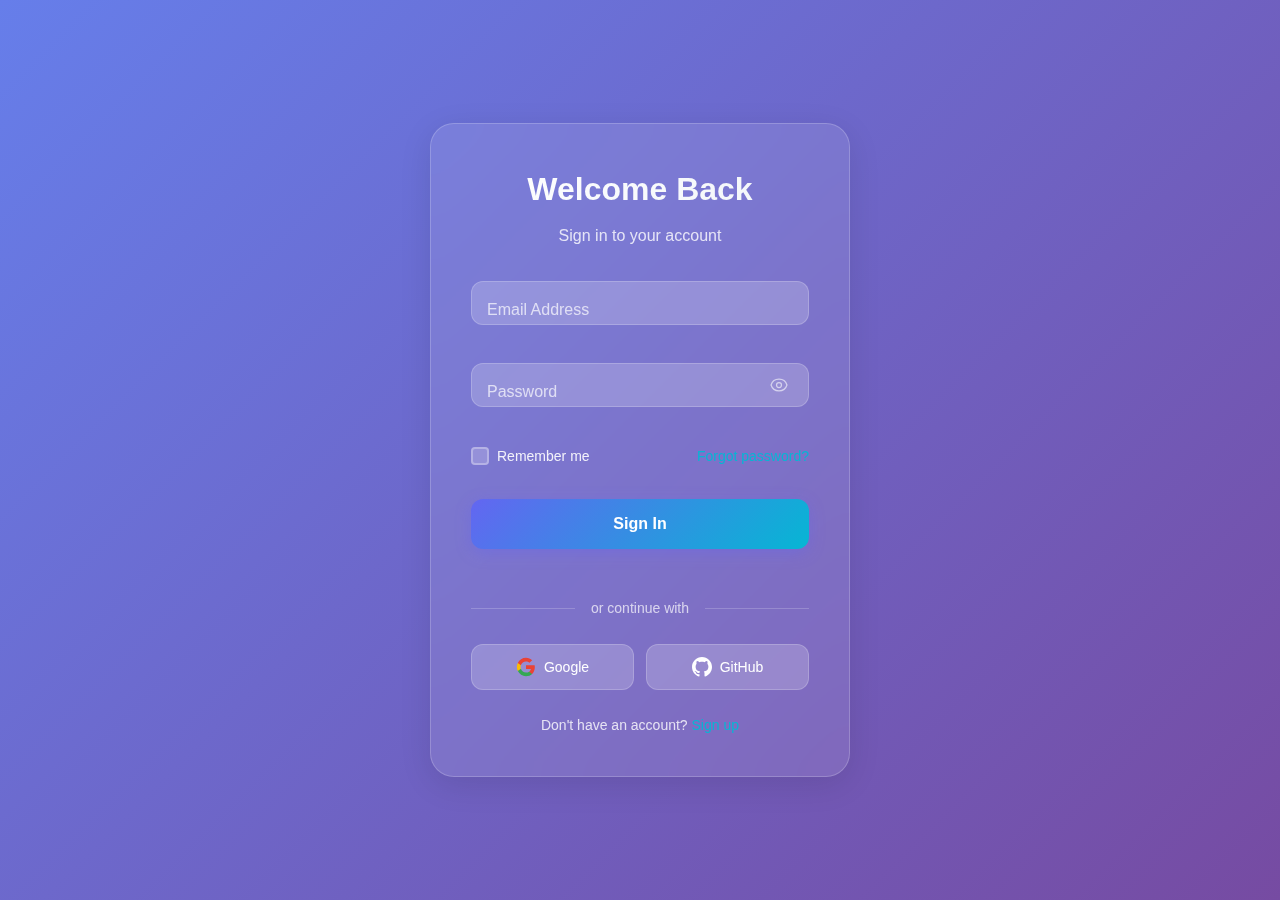
<file: INCO/login-forms-main/forms/glassmorphism/index.html>
<!DOCTYPE html>
<html lang="en">
<head>
    <meta charset="UTF-8">
    <meta name="viewport" content="width=device-width, initial-scale=1.0">
    <title>Glassmorphism Login Form</title>
    <link rel="stylesheet" href="style.css">
</head>
<body>
    <div class="login-container">
        <div class="login-card">
            <div class="login-header">
                <h2>Welcome Back</h2>
                <p>Sign in to your account</p>
            </div>
            
            <form class="login-form" id="loginForm" novalidate>
                <div class="form-group">
                    <div class="input-wrapper">
                        <input type="email" id="email" name="email" required autocomplete="email">
                        <label for="email">Email Address</label>
                        <span class="focus-border"></span>
                    </div>
                    <span class="error-message" id="emailError"></span>
                </div>

                <div class="form-group">
                    <div class="input-wrapper password-wrapper">
                        <input type="password" id="password" name="password" required autocomplete="current-password">
                        <label for="password">Password</label>
                        <button type="button" class="password-toggle" id="passwordToggle" aria-label="Toggle password visibility">
                            <span class="eye-icon"></span>
                        </button>
                        <span class="focus-border"></span>
                    </div>
                    <span class="error-message" id="passwordError"></span>
                </div>

                <div class="form-options">
                    <label class="remember-wrapper">
                        <input type="checkbox" id="remember" name="remember">
                        <span class="checkbox-label">
                            <span class="checkmark"></span>
                            Remember me
                        </span>
                    </label>
                    <a href="#" class="forgot-password">Forgot password?</a>
                </div>

                <button type="submit" class="login-btn btn">
                    <span class="btn-text">Sign In</span>
                    <span class="btn-loader"></span>
                </button>
            </form>

            <div class="divider">
                <span>or continue with</span>
            </div>

            <div class="social-login">
                <button type="button" class="social-btn google-btn">
                    <span class="social-icon google-icon"></span>
                    Google
                </button>
                <button type="button" class="social-btn github-btn">
                    <span class="social-icon github-icon"></span>
                    GitHub
                </button>
            </div>

            <div class="signup-link">
                <p>Don't have an account? <a href="#">Sign up</a></p>
            </div>

            <div class="success-message" id="successMessage">
                <div class="success-icon">✓</div>
                <h3>Login Successful!</h3>
                <p>Redirecting to your dashboard...</p>
            </div>
        </div>
    </div>

    <script src="../../shared/js/form-utils.js"></script>
    <script src="script.js"></script>
</body>
</html>
</file>
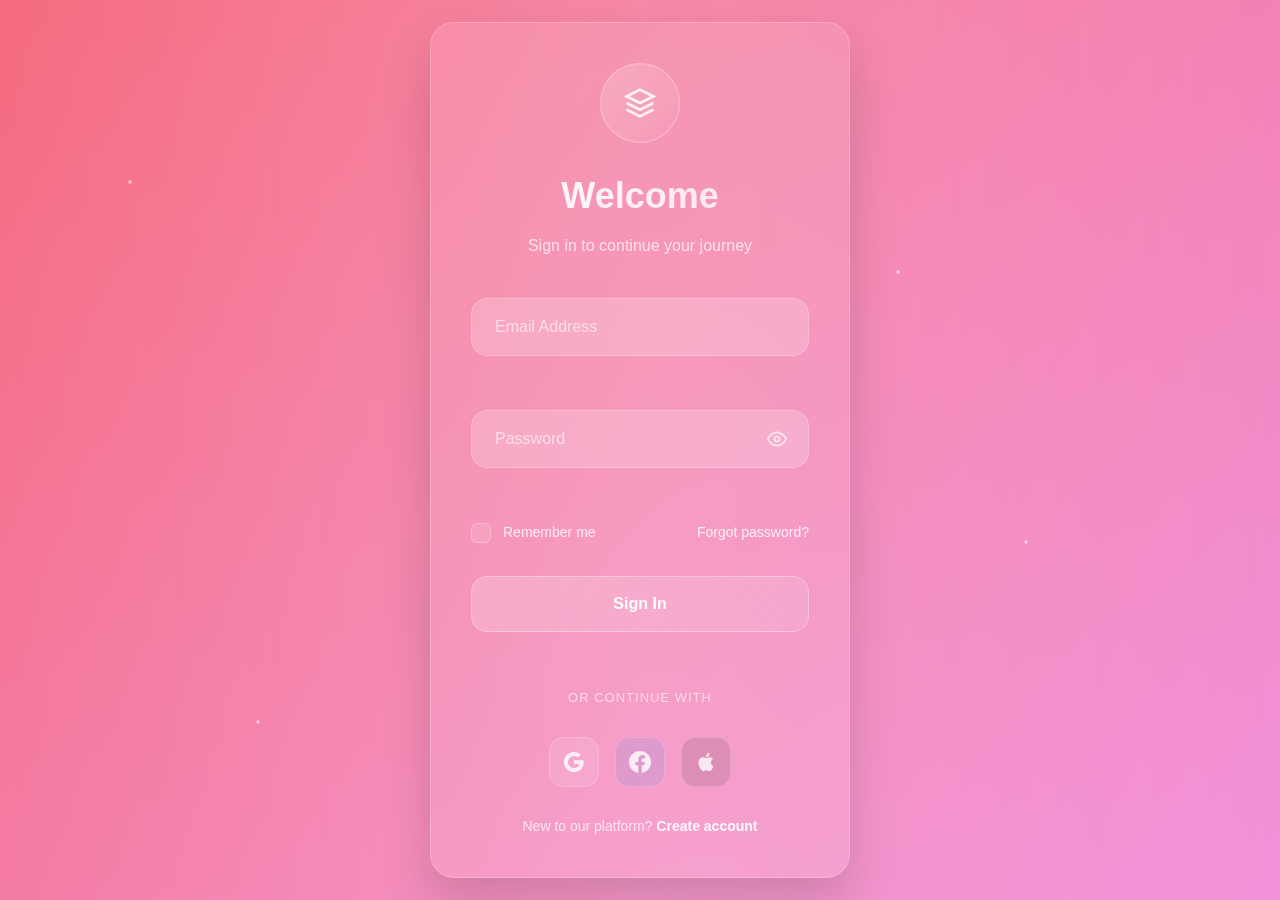
<file: INCO/login-forms-main/forms/gradient-wave/index.html>
<!DOCTYPE html>
<html lang="en">
<head>
    <meta charset="UTF-8">
    <meta name="viewport" content="width=device-width, initial-scale=1.0">
    <title>Gradient Wave Login Form</title>
    <link rel="stylesheet" href="style.css">
</head>
<body>
    <div class="wave-container">
        <div class="wave wave-1"></div>
        <div class="wave wave-2"></div>
        <div class="wave wave-3"></div>
        <div class="wave wave-4"></div>
    </div>

    <div class="gradient-particles">
        <div class="particle"></div>
        <div class="particle"></div>
        <div class="particle"></div>
        <div class="particle"></div>
        <div class="particle"></div>
        <div class="particle"></div>
    </div>

    <div class="login-container">
        <div class="login-card">
            <div class="card-glow"></div>
            <div class="login-header">
                <div class="gradient-icon">
                    <div class="icon-wave"></div>
                    <svg viewBox="0 0 24 24" fill="none" stroke="currentColor" stroke-width="2">
                        <path d="M12 2L2 7l10 5 10-5-10-5z"/>
                        <path d="M2 17l10 5 10-5"/>
                        <path d="M2 12l10 5 10-5"/>
                    </svg>
                </div>
                <h2>Welcome</h2>
                <p>Sign in to continue your journey</p>
            </div>
            
            <form class="login-form" id="loginForm" novalidate>
                <div class="form-group">
                    <div class="input-container">
                        <div class="input-bg"></div>
                        <input type="email" id="email" name="email" required autocomplete="email" placeholder=" ">
                        <label for="email">Email Address</label>
                        <div class="input-wave"></div>
                    </div>
                    <span class="error-message" id="emailError"></span>
                </div>

                <div class="form-group">
                    <div class="input-container password-container">
                        <div class="input-bg"></div>
                        <input type="password" id="password" name="password" required autocomplete="current-password" placeholder=" ">
                        <label for="password">Password</label>
                        <button type="button" class="password-toggle" id="passwordToggle" aria-label="Toggle password visibility">
                            <div class="toggle-bg"></div>
                            <div class="toggle-icon">
                                <svg class="eye-open" viewBox="0 0 24 24" fill="none" stroke="currentColor" stroke-width="2">
                                    <path d="M1 12s4-8 11-8 11 8 11 8-4 8-11 8-11-8-11-8z"/>
                                    <circle cx="12" cy="12" r="3"/>
                                </svg>
                                <svg class="eye-closed" viewBox="0 0 24 24" fill="none" stroke="currentColor" stroke-width="2">
                                    <path d="M17.94 17.94A10.07 10.07 0 0 1 12 20c-7 0-11-8-11-8a18.45 18.45 0 0 1 5.06-5.94M9.9 4.24A9.12 9.12 0 0 1 12 4c7 0 11 8 11 8a18.5 18.5 0 0 1-2.16 3.19m-6.72-1.07a3 3 0 1 1-4.24-4.24"/>
                                    <line x1="1" y1="1" x2="23" y2="23"/>
                                </svg>
                            </div>
                        </button>
                        <div class="input-wave"></div>
                    </div>
                    <span class="error-message" id="passwordError"></span>
                </div>

                <div class="form-options">
                    <div class="checkbox-container">
                        <input type="checkbox" id="remember" name="remember">
                        <label for="remember" class="checkbox-label">
                            <div class="gradient-checkbox">
                                <div class="checkbox-bg"></div>
                                <svg viewBox="0 0 24 24" fill="none" stroke="currentColor" stroke-width="3">
                                    <polyline points="20 6 9 17 4 12"/>
                                </svg>
                            </div>
                            Remember me
                        </label>
                    </div>
                    <a href="#" class="forgot-link">Forgot password?</a>
                </div>

                <button type="submit" class="gradient-button">
                    <div class="button-bg"></div>
                    <div class="button-content">
                        <span class="btn-text">Sign In</span>
                        <div class="btn-loader">
                            <div class="loader-wave"></div>
                            <div class="loader-wave"></div>
                            <div class="loader-wave"></div>
                        </div>
                    </div>
                    <div class="button-ripple"></div>
                </button>
            </form>

            <div class="divider">
                <div class="divider-line">
                    <div class="line-gradient"></div>
                </div>
                <span>or continue with</span>
                <div class="divider-line">
                    <div class="line-gradient"></div>
                </div>
            </div>

            <div class="social-login">
                <button type="button" class="social-btn">
                    <div class="social-bg google-bg"></div>
                    <svg viewBox="0 0 24 24" fill="currentColor">
                        <path d="M22.56 12.25c0-.78-.07-1.53-.2-2.25H12v4.26h5.92c-.26 1.37-1.04 2.53-2.21 3.31v2.77h3.57c2.08-1.92 3.28-4.74 3.28-8.09z"/>
                        <path d="M12 23c2.97 0 5.46-.98 7.28-2.66l-3.57-2.77c-.98.66-2.23 1.06-3.71 1.06-2.86 0-5.29-1.93-6.16-4.53H2.18v2.84C3.99 20.53 7.7 23 12 23z"/>
                        <path d="M5.84 14.09c-.22-.66-.35-1.36-.35-2.09s.13-1.43.35-2.09V7.07H2.18C1.43 8.55 1 10.22 1 12s.43 3.45 1.18 4.93l2.85-2.22.81-.62z"/>
                        <path d="M12 5.38c1.62 0 3.06.56 4.21 1.64l3.15-3.15C17.45 2.09 14.97 1 12 1 7.7 1 3.99 3.47 2.18 7.07l3.66 2.84c.87-2.6 3.3-4.53 6.16-4.53z"/>
                    </svg>
                </button>
                <button type="button" class="social-btn">
                    <div class="social-bg facebook-bg"></div>
                    <svg viewBox="0 0 24 24" fill="currentColor">
                        <path d="M24 12.073c0-6.627-5.373-12-12-12s-12 5.373-12 12c0 5.99 4.388 10.954 10.125 11.854v-8.385H7.078v-3.47h3.047V9.43c0-3.007 1.792-4.669 4.533-4.669 1.312 0 2.686.235 2.686.235v2.953H15.83c-1.491 0-1.956.925-1.956 1.874v2.25h3.328l-.532 3.47h-2.796v8.385C19.612 23.027 24 18.062 24 12.073z"/>
                    </svg>
                </button>
                <button type="button" class="social-btn">
                    <div class="social-bg apple-bg"></div>
                    <svg viewBox="0 0 24 24" fill="currentColor">
                        <path d="M18.71 19.5c-.83 1.24-1.71 2.45-3.05 2.47-1.34.03-1.77-.79-3.29-.79-1.53 0-2 .77-3.27.82-1.31.05-2.3-1.32-3.14-2.53C4.25 17 2.94 12.45 4.7 9.39c.87-1.52 2.43-2.48 4.12-2.51 1.28-.02 2.5.87 3.29.87.78 0 2.26-1.07 3.81-.91.65.03 2.47.26 3.64 1.98-.09.06-2.17 1.28-2.15 3.81.03 3.02 2.65 4.03 2.68 4.04-.03.07-.42 1.44-1.38 2.83M13 3.5c.73-.83 1.94-1.46 2.94-1.5.13 1.17-.34 2.35-1.04 3.19-.69.85-1.83 1.51-2.95 1.42-.15-1.15.41-2.35 1.05-3.11z"/>
                    </svg>
                </button>
            </div>

            <div class="signup-link">
                <p>New to our platform? <a href="#">Create account</a></p>
            </div>

            <div class="success-message" id="successMessage">
                <div class="success-wave"></div>
                <div class="success-content">
                    <div class="success-icon">
                        <svg viewBox="0 0 24 24" fill="none" stroke="currentColor" stroke-width="2">
                            <polyline points="20 6 9 17 4 12"/>
                        </svg>
                    </div>
                    <h3>Welcome back!</h3>
                    <p>Redirecting to your dashboard...</p>
                </div>
            </div>
        </div>
    </div>

    <script src="../../shared/js/form-utils.js"></script>
    <script src="script.js"></script>
</body>
</html>
</file>
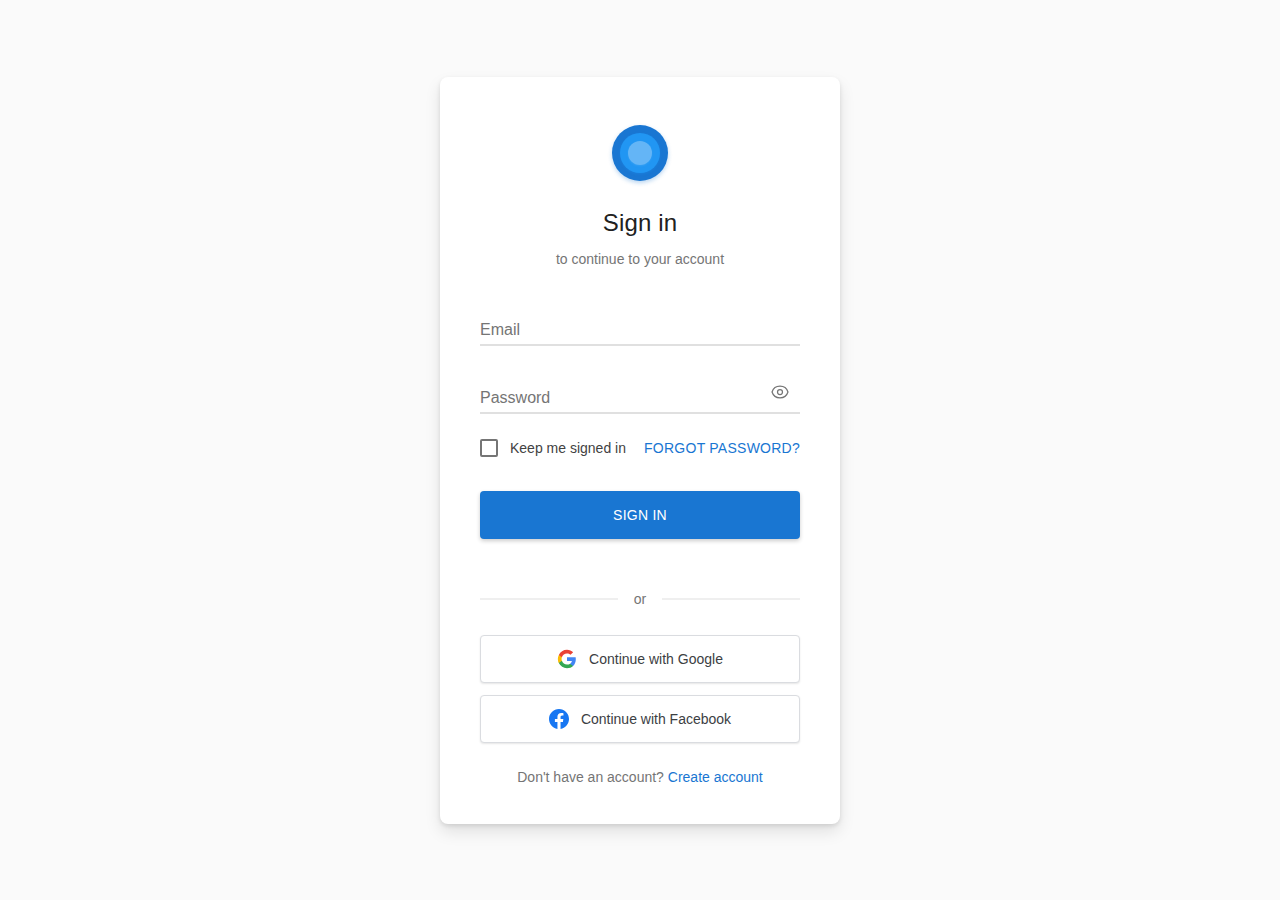
<file: INCO/login-forms-main/forms/material/index.html>
<!DOCTYPE html>
<html lang="en">
<head>
    <meta charset="UTF-8">
    <meta name="viewport" content="width=device-width, initial-scale=1.0">
    <title>Material Design Login Form</title>
    <link rel="stylesheet" href="style.css">
</head>
<body>
    <div class="login-container">
        <div class="login-card">
            <div class="login-header">
                <div class="material-logo">
                    <div class="logo-layers">
                        <div class="layer layer-1"></div>
                        <div class="layer layer-2"></div>
                        <div class="layer layer-3"></div>
                    </div>
                </div>
                <h2>Sign in</h2>
                <p>to continue to your account</p>
            </div>
            
            <form class="login-form" id="loginForm" novalidate>
                <div class="form-group">
                    <div class="input-wrapper">
                        <input type="email" id="email" name="email" required autocomplete="email">
                        <label for="email">Email</label>
                        <div class="input-line"></div>
                        <div class="ripple-container"></div>
                    </div>
                    <span class="error-message" id="emailError"></span>
                </div>

                <div class="form-group">
                    <div class="input-wrapper password-wrapper">
                        <input type="password" id="password" name="password" required autocomplete="current-password">
                        <label for="password">Password</label>
                        <div class="input-line"></div>
                        <button type="button" class="password-toggle" id="passwordToggle" aria-label="Toggle password visibility">
                            <div class="toggle-ripple"></div>
                            <span class="toggle-icon"></span>
                        </button>
                        <div class="ripple-container"></div>
                    </div>
                    <span class="error-message" id="passwordError"></span>
                </div>

                <div class="form-options">
                    <div class="checkbox-wrapper">
                        <input type="checkbox" id="remember" name="remember">
                        <label for="remember" class="checkbox-label">
                            <div class="checkbox-material">
                                <div class="checkbox-ripple"></div>
                                <svg class="checkbox-icon" viewBox="0 0 24 24">
                                    <path class="checkbox-path" d="M9 16.17L4.83 12l-1.42 1.41L9 19 21 7l-1.41-1.41z"/>
                                </svg>
                            </div>
                            Keep me signed in
                        </label>
                    </div>
                    <a href="#" class="forgot-password">Forgot password?</a>
                </div>

                <button type="submit" class="login-btn material-btn">
                    <div class="btn-ripple"></div>
                    <span class="btn-text">SIGN IN</span>
                    <div class="btn-loader">
                        <svg class="loader-circle" viewBox="0 0 50 50">
                            <circle class="loader-path" cx="25" cy="25" r="12" fill="none" stroke="currentColor" stroke-width="3"/>
                        </svg>
                    </div>
                </button>
            </form>

            <div class="divider">
                <span>or</span>
            </div>

            <div class="social-login">
                <button type="button" class="social-btn google-material">
                    <div class="social-ripple"></div>
                    <div class="social-icon google-icon">
                        <svg viewBox="0 0 24 24">
                            <path fill="#4285F4" d="M22.56 12.25c0-.78-.07-1.53-.2-2.25H12v4.26h5.92c-.26 1.37-1.04 2.53-2.21 3.31v2.77h3.57c2.08-1.92 3.28-4.74 3.28-8.09z"/>
                            <path fill="#34A853" d="M12 23c2.97 0 5.46-.98 7.28-2.66l-3.57-2.77c-.98.66-2.23 1.06-3.71 1.06-2.86 0-5.29-1.93-6.16-4.53H2.18v2.84C3.99 20.53 7.7 23 12 23z"/>
                            <path fill="#FBBC05" d="M5.84 14.09c-.22-.66-.35-1.36-.35-2.09s.13-1.43.35-2.09V7.07H2.18C1.43 8.55 1 10.22 1 12s.43 3.45 1.18 4.93l2.85-2.22.81-.62z"/>
                            <path fill="#EA4335" d="M12 5.38c1.62 0 3.06.56 4.21 1.64l3.15-3.15C17.45 2.09 14.97 1 12 1 7.7 1 3.99 3.47 2.18 7.07l3.66 2.84c.87-2.6 3.3-4.53 6.16-4.53z"/>
                        </svg>
                    </div>
                    <span>Continue with Google</span>
                </button>
                
                <button type="button" class="social-btn facebook-material">
                    <div class="social-ripple"></div>
                    <div class="social-icon facebook-icon">
                        <svg viewBox="0 0 24 24">
                            <path fill="#1877F2" d="M24 12.073c0-6.627-5.373-12-12-12s-12 5.373-12 12c0 5.99 4.388 10.954 10.125 11.854v-8.385H7.078v-3.47h3.047V9.43c0-3.007 1.792-4.669 4.533-4.669 1.312 0 2.686.235 2.686.235v2.953H15.83c-1.491 0-1.956.925-1.956 1.874v2.25h3.328l-.532 3.47h-2.796v8.385C19.612 23.027 24 18.062 24 12.073z"/>
                        </svg>
                    </div>
                    <span>Continue with Facebook</span>
                </button>
            </div>

            <div class="signup-link">
                <p>Don't have an account? <a href="#" class="create-account">Create account</a></p>
            </div>

            <div class="success-message" id="successMessage">
                <div class="success-elevation">
                    <div class="success-icon">
                        <svg viewBox="0 0 24 24">
                            <path d="M9 16.17L4.83 12l-1.42 1.41L9 19 21 7l-1.41-1.41z"/>
                        </svg>
                    </div>
                    <h3>Welcome back!</h3>
                    <p>Signing you in...</p>
                </div>
            </div>
        </div>
    </div>

    <script src="../../shared/js/form-utils.js"></script>
    <script src="script.js"></script>
</body>
</html>
</file>
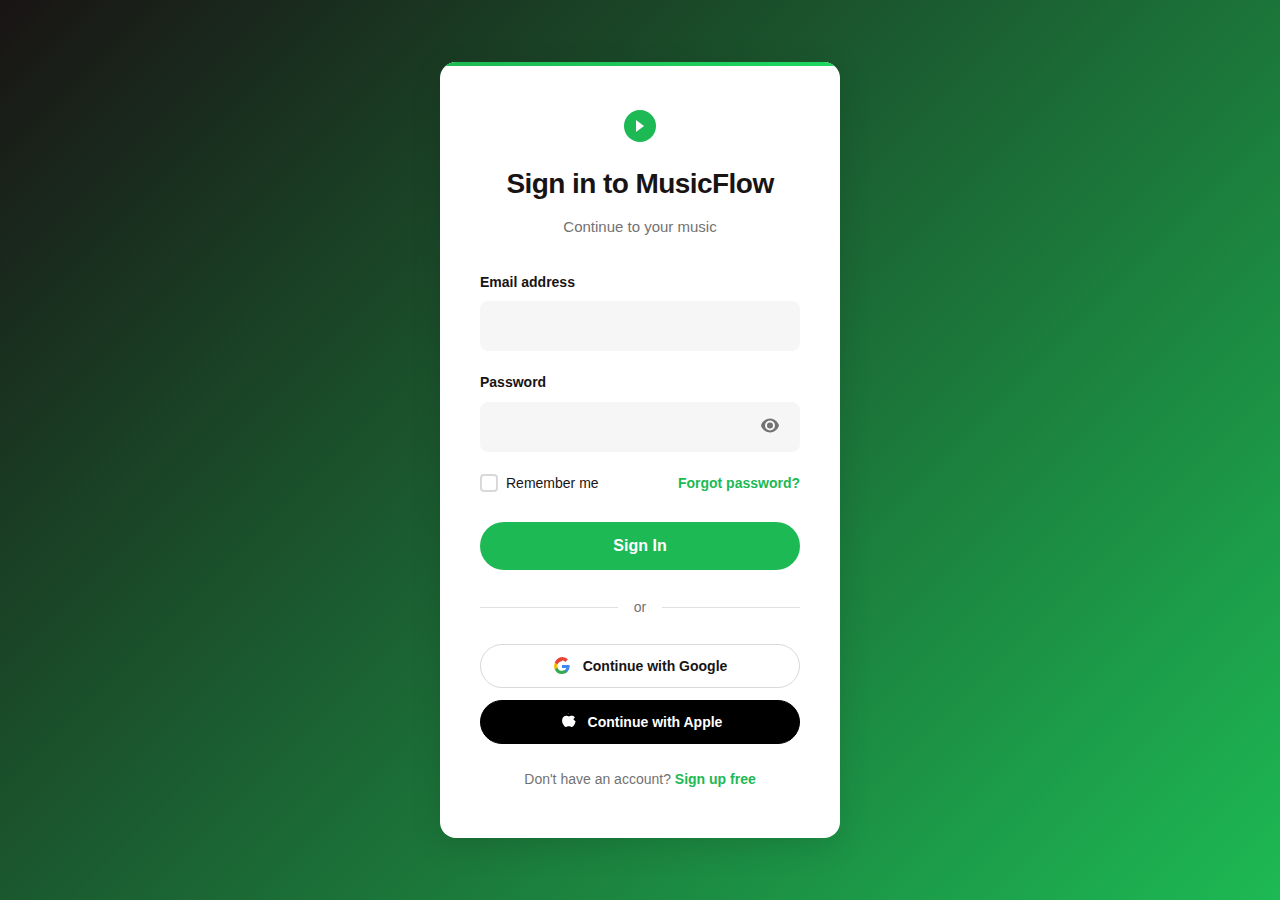
<file: INCO/login-forms-main/forms/minimal-music/index.html>
<!DOCTYPE html>
<html lang="en">
<head>
    <meta charset="UTF-8">
    <meta name="viewport" content="width=device-width, initial-scale=1.0">
    <title>Minimal Music Login</title>
    <link rel="stylesheet" href="style.css">
</head>
<body>
    <div class="login-container">
        <div class="login-card">
            <div class="login-header">
                <div class="logo">
                    <svg width="32" height="32" viewBox="0 0 32 32" fill="none">
                        <circle cx="16" cy="16" r="16" fill="#1DB954"/>
                        <path d="M12 10l8 6-8 6V10z" fill="white"/>
                    </svg>
                </div>
                <h1>Sign in to MusicFlow</h1>
                <p>Continue to your music</p>
            </div>
            
            <form class="login-form" id="loginForm" novalidate>
                <div class="form-group">
                    <label for="email">Email address</label>
                    <input type="email" id="email" name="email" required autocomplete="email">
                    <span class="error-message" id="emailError"></span>
                </div>

                <div class="form-group">
                    <label for="password">Password</label>
                    <div class="password-wrapper">
                        <input type="password" id="password" name="password" required autocomplete="current-password">
                        <button type="button" class="password-toggle" id="passwordToggle" aria-label="Toggle password visibility">
                            <svg class="eye-icon" width="20" height="20" viewBox="0 0 20 20" fill="none">
                                <path d="M10 3C5 3 1.73 7.11 1 10c.73 2.89 4 7 9 7s8.27-4.11 9-7c-.73-2.89-4-7-9-7zm0 12a5 5 0 110-10 5 5 0 010 10zm0-8a3 3 0 100 6 3 3 0 000-6z" fill="currentColor"/>
                            </svg>
                        </button>
                    </div>
                    <span class="error-message" id="passwordError"></span>
                </div>

                <div class="form-options">
                    <label class="checkbox-wrapper">
                        <input type="checkbox" id="remember" name="remember">
                        <span class="checkmark"></span>
                        Remember me
                    </label>
                    <a href="#" class="forgot-link">Forgot password?</a>
                </div>

                <button type="submit" class="login-btn">
                    <span class="btn-text">Sign In</span>
                    <div class="btn-loader">
                        <div class="loader-dot"></div>
                        <div class="loader-dot"></div>
                        <div class="loader-dot"></div>
                    </div>
                </button>
            </form>

            <div class="divider">
                <span>or</span>
            </div>

            <div class="social-login">
                <button type="button" class="social-btn google-btn">
                    <svg width="18" height="18" viewBox="0 0 18 18">
                        <path fill="#4285F4" d="M16.51 8H8.98v3h4.3c-.18 1-.74 1.48-1.6 2.04v2.01h2.6a7.8 7.8 0 002.38-5.88c0-.57-.05-.66-.15-1.18z"/>
                        <path fill="#34A853" d="M8.98 17c2.16 0 3.97-.72 5.3-1.94l-2.6-2.04a4.8 4.8 0 01-2.7.75 4.8 4.8 0 01-4.52-3.36H1.83v2.07A8 8 0 008.98 17z"/>
                        <path fill="#FBBC05" d="M4.46 10.41a4.8 4.8 0 010-2.82V5.52H1.83a8 8 0 000 7.16l2.63-2.07z"/>
                        <path fill="#EA4335" d="M8.98 3.58c1.32 0 2.5.45 3.44 1.35l2.54-2.59A8 8 0 001.83 5.52l2.63 2.07c.7-2.07 2.67-3.36 4.52-3.36z"/>
                    </svg>
                    Continue with Google
                </button>
                
                <button type="button" class="social-btn apple-btn">
                    <svg width="18" height="18" viewBox="0 0 18 18" fill="currentColor">
                        <path d="M15.3 7.2c0-1.8 1.5-2.7 1.6-2.8-1-1.4-2.5-1.6-3-1.6-1.2-.1-2.4.7-3 .7s-1.6-.7-2.7-.7c-1.4 0-2.7.8-3.4 2-.7 1.2-1.3 3.5.2 6.3.7 1.4 1.7 2.9 3 2.9 1.1 0 1.5-.7 2.8-.7s1.6.7 2.8.7c1.2 0 2.2-1.4 3-2.8.9-1.6.9-3.2.9-3.3-.1 0-2.8-1.1-2.8-4.2zm-2.8-8.3c.6-.7 1-1.7.9-2.7-.9 0-2 .6-2.7 1.3-.6.7-1.1 1.8-1 2.8 1.1.1 2.2-.5 2.8-1.4z"/>
                    </svg>
                    Continue with Apple
                </button>
            </div>

            <div class="signup-link">
                <p>Don't have an account? <a href="#">Sign up free</a></p>
            </div>

            <div class="success-message" id="successMessage">
                <div class="success-icon">
                    <svg width="24" height="24" viewBox="0 0 24 24" fill="none">
                        <circle cx="12" cy="12" r="12" fill="#1DB954"/>
                        <path d="M9 12l2 2 4-4" stroke="white" stroke-width="2" stroke-linecap="round" stroke-linejoin="round"/>
                    </svg>
                </div>
                <h3>Welcome back!</h3>
                <p>Redirecting to your music...</p>
            </div>
        </div>
    </div>

    <script src="../../shared/js/form-utils.js"></script>
    <script src="script.js"></script>
</body>
</html>
</file>
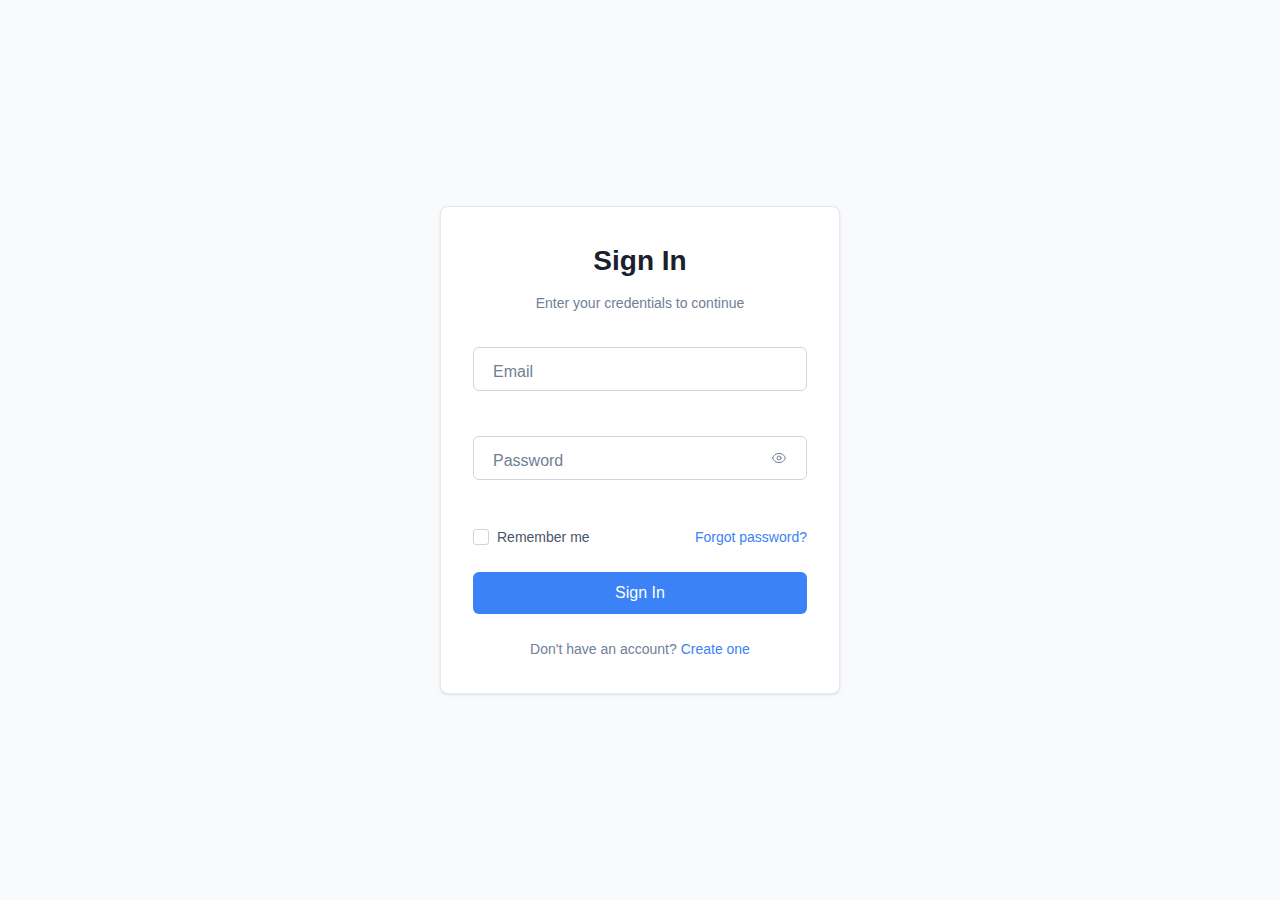
<file: INCO/login-forms-main/forms/minimal/index.html>
<!DOCTYPE html>
<html lang="en">
<head>
    <meta charset="UTF-8">
    <meta name="viewport" content="width=device-width, initial-scale=1.0">
    <title>Minimal Login Form</title>
    <link rel="stylesheet" href="style.css">
</head>
<body>
    <div class="login-container">
        <div class="login-card">
            <div class="login-header">
                <h2>Sign In</h2>
                <p>Enter your credentials to continue</p>
            </div>
            
            <form class="login-form" id="loginForm" novalidate>
                <div class="form-group">
                    <div class="input-wrapper">
                        <input type="email" id="email" name="email" required autocomplete="email">
                        <label for="email">Email</label>
                    </div>
                    <span class="error-message" id="emailError"></span>
                </div>

                <div class="form-group">
                    <div class="input-wrapper">
                        <input type="password" id="password" name="password" required autocomplete="current-password">
                        <label for="password">Password</label>
                        <button type="button" class="password-toggle" id="passwordToggle" aria-label="Toggle password visibility">
                            <span class="toggle-icon"></span>
                        </button>
                    </div>
                    <span class="error-message" id="passwordError"></span>
                </div>

                <div class="form-options">
                    <div class="remember-wrapper">
                        <input type="checkbox" id="remember" name="remember">
                        <label for="remember" class="checkbox-label">
                            <span class="checkmark"></span>
                            Remember me
                        </label>
                    </div>
                    <a href="#" class="forgot-password">Forgot password?</a>
                </div>

                <button type="submit" class="login-btn">
                    <span class="btn-text">Sign In</span>
                    <span class="btn-loader"></span>
                </button>
            </form>

            <div class="signup-link">
                <p>Don't have an account? <a href="#">Create one</a></p>
            </div>

            <div class="success-message" id="successMessage">
                <div class="success-icon">✓</div>
                <h3>Welcome back!</h3>
                <p>Redirecting to your dashboard...</p>
            </div>
        </div>
    </div>

    <script src="../../shared/js/form-utils.js"></script>
    <script src="script.js"></script>
</body>
</html>
</file>
<file: INCO/login-forms-main/forms/ai-assistant/style.css>
/* AI Assistant Login Form - Complete & Self-Contained */

* {
    margin: 0;
    padding: 0;
    box-sizing: border-box;
}

body {
    font-family: -apple-system, BlinkMacSystemFont, 'Segoe UI', Roboto, 'Inter', sans-serif;
    background: #0a0a0f;
    min-height: 100vh;
    display: flex;
    align-items: center;
    justify-content: center;
    padding: 20px;
    line-height: 1.5;
    position: relative;
    overflow: hidden;
}

/* Neural Background */
.neural-background {
    position: fixed;
    top: 0;
    left: 0;
    width: 100%;
    height: 100%;
    z-index: 0;
    pointer-events: none;
}

.neural-node {
    position: absolute;
    width: 2px;
    height: 2px;
    background: #3b82f6;
    border-radius: 50%;
    opacity: 0.6;
    animation: neuralPulse 4s ease-in-out infinite;
}

.neural-node:nth-child(1) {
    top: 20%;
    left: 15%;
    animation-delay: 0s;
}

.neural-node:nth-child(2) {
    top: 60%;
    left: 80%;
    animation-delay: 1s;
}

.neural-node:nth-child(3) {
    top: 80%;
    left: 20%;
    animation-delay: 2s;
}

.neural-node:nth-child(4) {
    top: 30%;
    left: 70%;
    animation-delay: 3s;
}

.neural-node:nth-child(5) {
    top: 10%;
    left: 60%;
    animation-delay: 4s;
}

@keyframes neuralPulse {
    0%, 100% { opacity: 0.3; transform: scale(1); }
    50% { opacity: 0.8; transform: scale(1.5); }
}

.login-container {
    width: 100%;
    max-width: 420px;
    position: relative;
    z-index: 1;
}

.login-card {
    background: rgba(15, 15, 20, 0.95);
    backdrop-filter: blur(20px);
    -webkit-backdrop-filter: blur(20px);
    border: 1px solid rgba(59, 130, 246, 0.2);
    border-radius: 20px;
    padding: 40px 32px;
    position: relative;
    overflow: hidden;
}

.ai-glow {
    position: absolute;
    top: -50%;
    left: -50%;
    width: 200%;
    height: 200%;
    background: radial-gradient(circle, rgba(59, 130, 246, 0.1) 0%, transparent 70%);
    animation: aiGlow 6s ease-in-out infinite;
    pointer-events: none;
}

@keyframes aiGlow {
    0%, 100% { transform: rotate(0deg) scale(1); }
    50% { transform: rotate(180deg) scale(1.1); }
}

.login-header {
    text-align: center;
    margin-bottom: 36px;
}

.ai-logo {
    position: relative;
    width: 80px;
    height: 80px;
    margin: 0 auto 24px;
    display: flex;
    align-items: center;
    justify-content: center;
}

.logo-core {
    position: relative;
    z-index: 3;
    color: #3b82f6;
    animation: coreRotate 8s linear infinite;
}

@keyframes coreRotate {
    from { transform: rotate(0deg); }
    to { transform: rotate(360deg); }
}

.logo-rings {
    position: absolute;
    top: 0;
    left: 0;
    width: 100%;
    height: 100%;
}

.ring {
    position: absolute;
    border: 1px solid rgba(59, 130, 246, 0.3);
    border-radius: 50%;
    animation: ringPulse 3s ease-in-out infinite;
}

.ring-1 {
    width: 60px;
    height: 60px;
    top: 10px;
    left: 10px;
    animation-delay: 0s;
}

.ring-2 {
    width: 70px;
    height: 70px;
    top: 5px;
    left: 5px;
    animation-delay: 1s;
}

.ring-3 {
    width: 80px;
    height: 80px;
    top: 0;
    left: 0;
    animation-delay: 2s;
}

@keyframes ringPulse {
    0%, 100% { opacity: 0.3; transform: scale(1); }
    50% { opacity: 0.6; transform: scale(1.05); }
}

.login-header h1 {
    color: #f8fafc;
    font-size: 1.75rem;
    font-weight: 700;
    margin-bottom: 8px;
    letter-spacing: -0.02em;
}

.login-header p {
    color: #94a3b8;
    font-size: 14px;
    font-weight: 400;
}

/* Smart Fields */
.smart-field {
    position: relative;
    margin-bottom: 28px;
}

.field-background {
    position: absolute;
    top: 0;
    left: 0;
    right: 0;
    bottom: 0;
    background: rgba(30, 41, 59, 0.5);
    border: 1px solid rgba(59, 130, 246, 0.2);
    border-radius: 12px;
    transition: all 0.3s ease;
}

.smart-field input {
    width: 100%;
    background: transparent;
    border: none;
    padding: 16px 50px 16px 16px;
    color: #f8fafc;
    font-size: 15px;
    font-weight: 400;
    outline: none;
    position: relative;
    z-index: 2;
    font-family: inherit;
}

.smart-field input::placeholder {
    color: transparent;
}

.smart-field label {
    position: absolute;
    left: 16px;
    top: 50%;
    transform: translateY(-50%);
    color: #64748b;
    font-size: 15px;
    font-weight: 400;
    pointer-events: none;
    transition: all 0.3s ease;
    z-index: 3;
    background: rgba(15, 15, 20, 0.8);
    padding: 0 4px;
}

.smart-field input:focus + label,
.smart-field input:not(:placeholder-shown) + label {
    top: 0;
    font-size: 12px;
    font-weight: 500;
    color: #3b82f6;
    transform: translateY(-50%);
}

.smart-field input:focus ~ .field-background {
    border-color: #3b82f6;
    background: rgba(30, 41, 59, 0.8);
    box-shadow: 0 0 0 1px rgba(59, 130, 246, 0.5);
}

.ai-indicator {
    position: absolute;
    right: 16px;
    top: 50%;
    transform: translateY(-50%);
    width: 6px;
    height: 6px;
    z-index: 4;
}

.ai-pulse {
    width: 100%;
    height: 100%;
    background: #3b82f6;
    border-radius: 50%;
    opacity: 0;
    animation: aiIndicator 2s ease-in-out infinite;
}

.smart-field input:focus ~ .ai-indicator .ai-pulse {
    opacity: 1;
}

@keyframes aiIndicator {
    0%, 100% { transform: scale(1); opacity: 0.6; }
    50% { transform: scale(1.5); opacity: 1; }
}

.field-completion {
    position: absolute;
    bottom: 0;
    left: 0;
    height: 2px;
    background: linear-gradient(90deg, #3b82f6, #8b5cf6);
    width: 0%;
    transition: width 0.5s ease;
    border-radius: 0 0 12px 12px;
}

.smart-field input:valid ~ .field-completion {
    width: 100%;
}

/* Password Toggle */
.smart-field:has(.smart-toggle) input {
    padding-right: 90px;
}

.smart-toggle {
    position: absolute;
    right: 50px;
    top: 50%;
    transform: translateY(-50%);
    background: none;
    border: none;
    cursor: pointer;
    color: #64748b;
    padding: 6px;
    border-radius: 6px;
    transition: all 0.2s ease;
    z-index: 4;
    display: flex;
    align-items: center;
    justify-content: center;
}

.smart-toggle:hover {
    color: #3b82f6;
    background: rgba(59, 130, 246, 0.1);
}

.toggle-hide {
    display: none;
}

.smart-toggle.toggle-active .toggle-show {
    display: none;
}

.smart-toggle.toggle-active .toggle-hide {
    display: block;
}

/* Form Options */
.form-options {
    display: flex;
    justify-content: space-between;
    align-items: center;
    margin-bottom: 32px;
    flex-wrap: wrap;
    gap: 16px;
}

.smart-checkbox {
    display: flex;
    align-items: center;
    cursor: pointer;
    font-size: 14px;
    color: #cbd5e1;
    font-weight: 500;
}

.smart-checkbox input[type="checkbox"] {
    display: none;
}

.checkbox-ai {
    width: 20px;
    height: 20px;
    margin-right: 10px;
    position: relative;
    display: flex;
    align-items: center;
    justify-content: center;
}

.checkbox-core {
    width: 100%;
    height: 100%;
    border: 1.5px solid rgba(59, 130, 246, 0.4);
    border-radius: 4px;
    background: rgba(30, 41, 59, 0.5);
    transition: all 0.3s ease;
    position: absolute;
}

.checkbox-ai svg {
    color: transparent;
    transition: color 0.3s ease;
    position: relative;
    z-index: 1;
}

.smart-checkbox input[type="checkbox"]:checked + .checkbox-ai .checkbox-core {
    background: #3b82f6;
    border-color: #3b82f6;
    box-shadow: 0 0 8px rgba(59, 130, 246, 0.4);
}

.smart-checkbox input[type="checkbox"]:checked + .checkbox-ai svg {
    color: #ffffff;
}

.neural-link {
    color: #3b82f6;
    text-decoration: none;
    font-size: 14px;
    font-weight: 500;
    transition: all 0.2s ease;
    position: relative;
}

.neural-link::after {
    content: '';
    position: absolute;
    bottom: -2px;
    left: 0;
    width: 0;
    height: 1px;
    background: #3b82f6;
    transition: width 0.3s ease;
}

.neural-link:hover::after {
    width: 100%;
}

.neural-link:hover {
    color: #60a5fa;
}

/* Neural Button */
.neural-button {
    width: 100%;
    background: transparent;
    color: #ffffff;
    border: none;
    border-radius: 12px;
    padding: 0;
    cursor: pointer;
    font-family: inherit;
    font-size: 15px;
    font-weight: 600;
    position: relative;
    margin-bottom: 28px;
    overflow: hidden;
    min-height: 50px;
    display: flex;
    align-items: center;
    justify-content: center;
}

.button-bg {
    position: absolute;
    top: 0;
    left: 0;
    right: 0;
    bottom: 0;
    background: linear-gradient(135deg, #3b82f6, #8b5cf6);
    border-radius: 12px;
    transition: all 0.3s ease;
}

.neural-button:hover .button-bg {
    background: linear-gradient(135deg, #2563eb, #7c3aed);
    transform: scale(1.02);
}

.neural-button:active .button-bg {
    transform: scale(0.98);
}

.button-text {
    position: relative;
    z-index: 2;
    transition: opacity 0.2s ease;
}

.button-loader {
    position: absolute;
    z-index: 2;
    opacity: 0;
    transition: opacity 0.2s ease;
}

.neural-spinner {
    display: flex;
    gap: 4px;
}

.spinner-segment {
    width: 4px;
    height: 16px;
    background: #ffffff;
    border-radius: 2px;
    animation: neuralSpinner 1.2s ease-in-out infinite;
}

.spinner-segment:nth-child(2) { animation-delay: 0.1s; }
.spinner-segment:nth-child(3) { animation-delay: 0.2s; }

@keyframes neuralSpinner {
    0%, 80%, 100% { transform: scaleY(0.5); opacity: 0.5; }
    40% { transform: scaleY(1); opacity: 1; }
}

.neural-button.loading .button-text {
    opacity: 0;
}

.neural-button.loading .button-loader {
    opacity: 1;
}

.button-glow {
    position: absolute;
    top: -2px;
    left: -2px;
    right: -2px;
    bottom: -2px;
    background: linear-gradient(135deg, #3b82f6, #8b5cf6);
    border-radius: 14px;
    opacity: 0;
    filter: blur(8px);
    transition: opacity 0.3s ease;
    z-index: -1;
}

.neural-button:hover .button-glow {
    opacity: 0.6;
}

/* Auth Separator */
.auth-separator {
    display: flex;
    align-items: center;
    margin: 28px 0;
    gap: 16px;
}

.separator-line {
    flex: 1;
    height: 1px;
    background: linear-gradient(90deg, transparent, rgba(59, 130, 246, 0.3), transparent);
}

.separator-text {
    color: #64748b;
    font-size: 13px;
    font-weight: 500;
    text-transform: uppercase;
    letter-spacing: 0.5px;
}

/* Neural Social */
.neural-social {
    display: flex;
    gap: 12px;
    margin-bottom: 28px;
}

.social-neural {
    flex: 1;
    background: transparent;
    color: #cbd5e1;
    border: none;
    border-radius: 10px;
    padding: 12px 16px;
    cursor: pointer;
    font-family: inherit;
    font-size: 13px;
    font-weight: 500;
    display: flex;
    align-items: center;
    justify-content: center;
    gap: 8px;
    transition: all 0.2s ease;
    min-height: 46px;
    position: relative;
    overflow: hidden;
}

.social-bg {
    position: absolute;
    top: 0;
    left: 0;
    right: 0;
    bottom: 0;
    background: rgba(30, 41, 59, 0.5);
    border: 1px solid rgba(59, 130, 246, 0.2);
    border-radius: 10px;
    transition: all 0.2s ease;
}

.social-neural:hover .social-bg {
    background: rgba(30, 41, 59, 0.8);
    border-color: rgba(59, 130, 246, 0.4);
}

.social-neural span {
    position: relative;
    z-index: 2;
}

.social-neural svg {
    position: relative;
    z-index: 2;
}

.social-glow {
    position: absolute;
    top: -1px;
    left: -1px;
    right: -1px;
    bottom: -1px;
    background: rgba(59, 130, 246, 0.2);
    border-radius: 11px;
    opacity: 0;
    filter: blur(4px);
    transition: opacity 0.2s ease;
    z-index: 0;
}

.social-neural:hover .social-glow {
    opacity: 1;
}

/* Signup Section */
.signup-section {
    text-align: center;
    font-size: 14px;
    color: #64748b;
}

.neural-signup {
    color: #3b82f6;
    text-decoration: none;
    font-weight: 600;
    transition: all 0.2s ease;
    position: relative;
}

.neural-signup::after {
    content: '';
    position: absolute;
    bottom: -2px;
    left: 0;
    width: 0;
    height: 1px;
    background: #3b82f6;
    transition: width 0.3s ease;
}

.neural-signup:hover::after {
    width: 100%;
}

.neural-signup:hover {
    color: #60a5fa;
}

/* Error States */
.error-message {
    color: #ef4444;
    font-size: 12px;
    font-weight: 500;
    margin-top: 6px;
    opacity: 0;
    transform: translateY(-4px);
    transition: all 0.2s ease;
    position: relative;
    z-index: 5;
}

.error-message.show {
    opacity: 1;
    transform: translateY(0);
}

.smart-field.error .field-background {
    border-color: #ef4444;
    background: rgba(239, 68, 68, 0.1);
}

.smart-field.error label {
    color: #ef4444;
}

.smart-field.error .field-completion {
    background: #ef4444;
}

/* Success Neural */
.success-neural {
    display: none;
    text-align: center;
    padding: 40px 20px;
    opacity: 0;
    transform: translateY(20px);
    transition: all 0.4s ease;
}

.success-neural.show {
    display: block;
    opacity: 1;
    transform: translateY(0);
}

.success-core {
    position: relative;
    width: 80px;
    height: 80px;
    margin: 0 auto 20px;
    display: flex;
    align-items: center;
    justify-content: center;
}

.success-rings {
    position: absolute;
    top: 0;
    left: 0;
    width: 100%;
    height: 100%;
}

.success-ring {
    position: absolute;
    border: 2px solid #10b981;
    border-radius: 50%;
    animation: successRing 1s ease-out forwards;
}

.success-ring:nth-child(1) {
    width: 60px;
    height: 60px;
    top: 10px;
    left: 10px;
    animation-delay: 0s;
}

.success-ring:nth-child(2) {
    width: 70px;
    height: 70px;
    top: 5px;
    left: 5px;
    animation-delay: 0.2s;
}

.success-ring:nth-child(3) {
    width: 80px;
    height: 80px;
    top: 0;
    left: 0;
    animation-delay: 0.4s;
}

@keyframes successRing {
    0% { opacity: 0; transform: scale(0); }
    50% { opacity: 1; transform: scale(1.1); }
    100% { opacity: 0.7; transform: scale(1); }
}

.success-core svg {
    color: #10b981;
    position: relative;
    z-index: 2;
    animation: successCheck 0.6s ease-out 0.6s forwards;
    opacity: 0;
}

@keyframes successCheck {
    0% { opacity: 0; transform: scale(0); }
    100% { opacity: 1; transform: scale(1); }
}

.success-neural h3 {
    color: #f8fafc;
    font-size: 1.375rem;
    font-weight: 700;
    margin-bottom: 8px;
}

.success-neural p {
    color: #94a3b8;
    font-size: 14px;
}

/* Mobile Responsive */
@media (max-width: 480px) {
    body {
        padding: 16px;
    }
    
    .login-card {
        padding: 32px 24px;
        border-radius: 16px;
    }
    
    .login-header h1 {
        font-size: 1.5rem;
    }
    
    .ai-logo {
        width: 60px;
        height: 60px;
    }
    
    .ring-1 { width: 45px; height: 45px; top: 7.5px; left: 7.5px; }
    .ring-2 { width: 52px; height: 52px; top: 4px; left: 4px; }
    .ring-3 { width: 60px; height: 60px; top: 0; left: 0; }
    
    .form-options {
        flex-direction: column;
        align-items: flex-start;
        gap: 16px;
    }
    
    .neural-social {
        flex-direction: column;
    }
}
</file>
<file: INCO/login-forms-main/forms/basic/style.css>
/* Basic Login Form - Clean & Simple */

* {
    margin: 0;
    padding: 0;
    box-sizing: border-box;
}

body {
    font-family: -apple-system, BlinkMacSystemFont, 'Segoe UI', Roboto, 'Helvetica Neue', Arial, sans-serif;
    background: #f8fafc;
    min-height: 100vh;
    display: flex;
    align-items: center;
    justify-content: center;
    padding: 20px;
    line-height: 1.6;
    color: #334155;
}

.login-container {
    width: 100%;
    max-width: 400px;
}

.login-card {
    background: white;
    border-radius: 12px;
    padding: 32px;
    border: 1px solid #e2e8f0;
    box-shadow: 0 4px 6px -1px rgba(0, 0, 0, 0.1);
}

.login-header {
    text-align: center;
    margin-bottom: 32px;
}

.login-header h2 {
    font-size: 1.875rem;
    font-weight: 700;
    color: #1e293b;
    margin-bottom: 8px;
}

.login-header p {
    color: #64748b;
    font-size: 0.875rem;
}

/* Form Styles */
.form-group {
    margin-bottom: 20px;
}

.input-wrapper {
    position: relative;
    display: flex;
    flex-direction: column;
}

.input-wrapper input {
    background: white;
    border: 2px solid #e2e8f0;
    border-radius: 8px;
    padding: 12px 16px 8px 16px;
    color: #1e293b;
    font-size: 16px;
    transition: all 0.2s ease;
    width: 100%;
    outline: none;
}

.input-wrapper input::placeholder {
    color: transparent;
}

.input-wrapper label {
    position: absolute;
    left: 16px;
    top: 12px;
    color: #64748b;
    font-size: 16px;
    transition: all 0.2s ease;
    pointer-events: none;
    transform-origin: left top;
}

.input-wrapper input:focus,
.input-wrapper input:valid,
.input-wrapper input.has-value {
    border-color: #6366f1;
}

.input-wrapper input:focus + label,
.input-wrapper input:valid + label,
.input-wrapper input.has-value + label {
    transform: translateY(-8px) scale(0.875);
    color: #6366f1;
    font-weight: 500;
}

/* Password Toggle */
.password-wrapper {
    position: relative;
}

.password-wrapper input {
    padding-right: 48px;
}

.password-toggle {
    position: absolute;
    right: 12px;
    top: 50%;
    transform: translateY(-50%);
    background: none;
    border: none;
    cursor: pointer;
    padding: 8px;
    color: #64748b;
    transition: color 0.2s ease;
}

.password-toggle:hover {
    color: #1e293b;
}

.eye-icon {
    display: block;
    width: 20px;
    height: 20px;
    background-image: url("data:image/svg+xml,%3csvg xmlns='http://www.w3.org/2000/svg' fill='none' viewBox='0 0 24 24' stroke='%2364748b' stroke-width='1.5'%3e%3cpath stroke-linecap='round' stroke-linejoin='round' d='M15 12a3 3 0 11-6 0 3 3 0 016 0z'/%3e%3cpath stroke-linecap='round' stroke-linejoin='round' d='M2.458 12C3.732 7.943 7.523 5 12 5c4.478 0 8.268 2.943 9.542 7-1.274 4.057-5.064 7-9.542 7-4.477 0-8.268-2.943-9.542-7z'/%3e%3c/svg%3e");
    background-size: contain;
    background-repeat: no-repeat;
    background-position: center;
    transition: background-image 0.2s ease;
}

.eye-icon.show-password {
    background-image: url("data:image/svg+xml,%3csvg xmlns='http://www.w3.org/2000/svg' fill='none' viewBox='0 0 24 24' stroke='%2364748b' stroke-width='1.5'%3e%3cpath stroke-linecap='round' stroke-linejoin='round' d='M3.98 8.223A10.477 10.477 0 001.934 12C3.226 16.338 7.244 19.5 12 19.5c.993 0 1.953-.138 2.863-.395M6.228 6.228A10.45 10.45 0 0112 4.5c4.756 0 8.773 3.162 10.065 7.498a10.523 10.523 0 01-4.293 5.774M6.228 6.228L3 3m3.228 3.228l3.65 3.65m7.894 7.894L21 21m-3.228-3.228l-3.65-3.65m0 0a3 3 0 11-4.243-4.243m4.242 4.242L9.88 9.88'/%3e%3c/svg%3e");
}

/* Error Messages */
.error-message {
    display: block;
    color: #ef4444;
    font-size: 0.75rem;
    font-weight: 500;
    margin-top: 4px;
    margin-left: 4px;
    opacity: 0;
    transform: translateY(-4px);
    transition: all 0.2s ease;
}

.error-message.show {
    opacity: 1;
    transform: translateY(0);
}

.form-group.error .input-wrapper input {
    border-color: #ef4444;
}

/* Form Options */
.form-options {
    display: flex;
    justify-content: space-between;
    align-items: center;
    margin-bottom: 24px;
    flex-wrap: wrap;
    gap: 12px;
}

.remember-wrapper {
    display: flex;
    align-items: center;
    gap: 8px;
    cursor: pointer;
}

.remember-wrapper input[type="checkbox"] {
    display: none;
}

.checkbox-label {
    color: #64748b;
    font-size: 0.875rem;
    cursor: pointer;
    user-select: none;
    display: flex;
    align-items: center;
    gap: 8px;
}

.checkmark {
    width: 16px;
    height: 16px;
    border: 2px solid #d1d5db;
    border-radius: 4px;
    display: flex;
    align-items: center;
    justify-content: center;
    transition: all 0.2s ease;
    flex-shrink: 0;
    background: white;
}

.remember-wrapper input[type="checkbox"]:checked ~ .checkbox-label .checkmark {
    background: #6366f1;
    border-color: #6366f1;
}

.remember-wrapper input[type="checkbox"]:checked ~ .checkbox-label .checkmark::after {
    content: '✓';
    color: white;
    font-size: 10px;
    font-weight: bold;
}

.forgot-password {
    color: #6366f1;
    text-decoration: none;
    font-size: 0.875rem;
    font-weight: 500;
    transition: color 0.2s ease;
}

.forgot-password:hover {
    color: #4f46e5;
}

/* Button */
.login-btn {
    width: 100%;
    background: #6366f1;
    border: none;
    border-radius: 8px;
    padding: 12px 24px;
    color: white;
    font-size: 16px;
    font-weight: 600;
    cursor: pointer;
    transition: all 0.2s ease;
    position: relative;
    margin-bottom: 24px;
}

.login-btn:hover {
    background: #4f46e5;
}

.login-btn:active {
    transform: translateY(1px);
}

/* Loading State */
.login-btn.loading {
    pointer-events: none;
    background: #a5a6f6;
}

.btn-text {
    transition: opacity 0.2s ease;
}

.btn-loader {
    position: absolute;
    top: 50%;
    left: 50%;
    transform: translate(-50%, -50%);
    width: 16px;
    height: 16px;
    border: 2px solid transparent;
    border-top: 2px solid white;
    border-radius: 50%;
    opacity: 0;
    animation: spin 1s linear infinite;
    transition: opacity 0.2s ease;
}

.login-btn.loading .btn-text {
    opacity: 0;
}

.login-btn.loading .btn-loader {
    opacity: 1;
}

/* Signup Link */
.signup-link {
    text-align: center;
}

.signup-link p {
    color: #64748b;
    font-size: 0.875rem;
}

.signup-link a {
    color: #6366f1;
    text-decoration: none;
    font-weight: 500;
    transition: color 0.2s ease;
}

.signup-link a:hover {
    color: #4f46e5;
}

/* Success Message */
.success-message {
    display: none;
    text-align: center;
    padding: 32px 20px;
    opacity: 0;
    transform: translateY(20px);
    transition: all 0.3s ease;
}

.success-message.show {
    display: block;
    opacity: 1;
    transform: translateY(0);
}

.success-icon {
    width: 48px;
    height: 48px;
    background: #22c55e;
    border-radius: 50%;
    display: flex;
    align-items: center;
    justify-content: center;
    font-size: 20px;
    color: white;
    margin: 0 auto 16px;
    animation: successPulse 0.5s ease;
}

.success-message h3 {
    color: #1e293b;
    font-size: 1.25rem;
    margin-bottom: 8px;
}

.success-message p {
    color: #64748b;
    font-size: 0.875rem;
}

/* Animations */
@keyframes spin {
    0% { transform: translate(-50%, -50%) rotate(0deg); }
    100% { transform: translate(-50%, -50%) rotate(360deg); }
}

@keyframes successPulse {
    0% { transform: scale(0); }
    50% { transform: scale(1.1); }
    100% { transform: scale(1); }
}

/* Mobile Responsive */
@media (max-width: 480px) {
    .login-card {
        padding: 24px;
        margin: 10px;
    }
    
    .login-header h2 {
        font-size: 1.5rem;
    }
    
    .form-options {
        flex-direction: column;
        align-items: flex-start;
        gap: 16px;
    }
}
</file>
<file: INCO/login-forms-main/forms/brutalist/style.css>
/* Modern Brutalist Login Form - Complete & Self-Contained */

* {
    margin: 0;
    padding: 0;
    box-sizing: border-box;
}

body {
    font-family: 'Arial', sans-serif;
    background: #f5f5f5;
    min-height: 100vh;
    display: flex;
    align-items: center;
    justify-content: center;
    padding: 20px;
    line-height: 1.4;
}

.login-container {
    width: 100%;
    max-width: 400px;
}

.login-card {
    background: #ffffff;
    border: 3px solid #000000;
    border-radius: 0;
    padding: 40px;
    box-shadow: 8px 8px 0 #000000;
    transition: all 0.2s ease;
}

.login-card:hover {
    transform: translate(-2px, -2px);
    box-shadow: 10px 10px 0 #000000;
}

.login-header {
    text-align: center;
    margin-bottom: 32px;
}

.logo {
    margin-bottom: 16px;
    display: flex;
    justify-content: center;
}

.logo-square {
    width: 48px;
    height: 48px;
    background: #000000;
    border: 3px solid #000000;
    position: relative;
}

.logo-square::after {
    content: '';
    position: absolute;
    top: 50%;
    left: 50%;
    transform: translate(-50%, -50%);
    width: 16px;
    height: 16px;
    background: #ffffff;
}

.login-header h2 {
    color: #000000;
    font-size: 1.75rem;
    font-weight: 900;
    margin-bottom: 8px;
    text-transform: uppercase;
    letter-spacing: 1px;
}

.login-header p {
    color: #666666;
    font-size: 14px;
    font-weight: 600;
    text-transform: uppercase;
}

/* Form Styles */
.form-group {
    margin-bottom: 24px;
    position: relative;
}

.form-label {
    display: block;
    font-size: 12px;
    font-weight: 700;
    color: #000000;
    text-transform: uppercase;
    letter-spacing: 1px;
    margin-bottom: 8px;
}

.input-wrapper {
    position: relative;
    border: 2px solid #000000;
    background: #ffffff;
}

.input-wrapper input {
    width: 100%;
    background: transparent;
    border: none;
    padding: 12px 16px;
    color: #000000;
    font-size: 16px;
    font-weight: 500;
    outline: none;
    font-family: inherit;
}

.input-wrapper input::placeholder {
    color: #999999;
}

.input-wrapper:focus-within {
    box-shadow: 4px 4px 0 #000000;
    transform: translate(-2px, -2px);
}

/* Password Toggle */
.password-wrapper {
    display: flex;
    align-items: center;
}

.password-wrapper input {
    flex: 1;
    padding-right: 60px;
}

.password-toggle {
    position: absolute;
    right: 0;
    top: 0;
    bottom: 0;
    background: #000000;
    color: #ffffff;
    border: none;
    padding: 0 12px;
    cursor: pointer;
    font-family: inherit;
    font-weight: 700;
    font-size: 10px;
    text-transform: uppercase;
    letter-spacing: 0.5px;
    transition: all 0.2s ease;
}

.password-toggle:hover {
    background: #333333;
}

.password-toggle:active {
    transform: scale(0.98);
}

/* Form Options */
.form-options {
    display: flex;
    justify-content: space-between;
    align-items: center;
    margin-bottom: 28px;
    flex-wrap: wrap;
    gap: 16px;
}

.checkbox-wrapper {
    display: flex;
    align-items: center;
    cursor: pointer;
}

.checkbox-wrapper input[type="checkbox"] {
    display: none;
}

.checkbox-label {
    display: flex;
    align-items: center;
    gap: 8px;
    cursor: pointer;
    user-select: none;
    font-size: 14px;
    font-weight: 600;
    color: #000000;
}

.checkbox-box {
    width: 16px;
    height: 16px;
    border: 2px solid #000000;
    background: #ffffff;
    position: relative;
    transition: all 0.2s ease;
}

.checkbox-wrapper input[type="checkbox"]:checked + .checkbox-label .checkbox-box {
    background: #000000;
}

.checkbox-box::after {
    content: '✓';
    position: absolute;
    top: 50%;
    left: 50%;
    transform: translate(-50%, -50%);
    color: #ffffff;
    font-size: 10px;
    font-weight: 900;
    opacity: 0;
    transition: opacity 0.2s ease;
}

.checkbox-wrapper input[type="checkbox"]:checked + .checkbox-label .checkbox-box::after {
    opacity: 1;
}

.forgot-link {
    color: #000000;
    text-decoration: none;
    font-size: 12px;
    font-weight: 700;
    text-transform: uppercase;
    letter-spacing: 0.5px;
    transition: all 0.2s ease;
    border-bottom: 2px solid transparent;
}

.forgot-link:hover {
    border-bottom-color: #000000;
}

/* Login Button */
.login-btn {
    width: 100%;
    background: #000000;
    color: #ffffff;
    border: 2px solid #000000;
    padding: 16px;
    cursor: pointer;
    font-family: inherit;
    font-size: 14px;
    font-weight: 700;
    text-transform: uppercase;
    letter-spacing: 1px;
    position: relative;
    margin-bottom: 24px;
    transition: all 0.2s ease;
    overflow: hidden;
}

.login-btn:hover {
    background: #333333;
    transform: translate(-2px, -2px);
    box-shadow: 4px 4px 0 #000000;
}

.login-btn:active {
    transform: translate(0, 0);
    box-shadow: 2px 2px 0 #000000;
}

.btn-text {
    position: relative;
    z-index: 1;
    transition: opacity 0.2s ease;
}

.btn-loader {
    position: absolute;
    top: 50%;
    left: 50%;
    transform: translate(-50%, -50%);
    display: flex;
    gap: 3px;
    opacity: 0;
    transition: opacity 0.2s ease;
}

.loader-bar {
    width: 3px;
    height: 16px;
    background: #ffffff;
    animation: loaderPulse 1s ease-in-out infinite;
}

.loader-bar:nth-child(2) { animation-delay: 0.2s; }
.loader-bar:nth-child(3) { animation-delay: 0.4s; }

@keyframes loaderPulse {
    0%, 80%, 100% { transform: scaleY(0.5); opacity: 0.5; }
    40% { transform: scaleY(1); opacity: 1; }
}

.login-btn.loading .btn-text {
    opacity: 0;
}

.login-btn.loading .btn-loader {
    opacity: 1;
}

/* Divider */
.divider {
    text-align: center;
    margin: 24px 0;
    position: relative;
}

.divider::before {
    content: '';
    position: absolute;
    top: 50%;
    left: 0;
    right: 0;
    height: 2px;
    background: #000000;
    transform: translateY(-50%);
}

.divider span {
    background: #ffffff;
    color: #000000;
    padding: 0 16px;
    font-size: 12px;
    font-weight: 700;
    text-transform: uppercase;
    letter-spacing: 1px;
    position: relative;
    z-index: 1;
}

/* Social Login */
.social-login {
    display: flex;
    gap: 12px;
    margin-bottom: 24px;
}

.social-btn {
    flex: 1;
    background: #ffffff;
    color: #000000;
    border: 2px solid #000000;
    padding: 12px;
    cursor: pointer;
    font-family: inherit;
    font-weight: 700;
    text-transform: uppercase;
    font-size: 12px;
    letter-spacing: 0.5px;
    transition: all 0.2s ease;
}

.social-btn:hover {
    background: #000000;
    color: #ffffff;
    transform: translate(-1px, -1px);
    box-shadow: 2px 2px 0 #000000;
}

.social-btn:active {
    transform: translate(0, 0);
    box-shadow: 1px 1px 0 #000000;
}

/* Signup Link */
.signup-link {
    text-align: center;
    font-size: 14px;
    font-weight: 600;
    color: #666666;
}

.signup-link a {
    color: #000000;
    text-decoration: none;
    font-weight: 700;
    text-transform: uppercase;
    letter-spacing: 0.5px;
    border-bottom: 2px solid transparent;
    transition: all 0.2s ease;
}

.signup-link a:hover {
    border-bottom-color: #000000;
}

/* Error States */
.error-message {
    color: #dc3545;
    font-size: 11px;
    font-weight: 700;
    text-transform: uppercase;
    letter-spacing: 0.5px;
    margin-top: 6px;
    margin-left: 2px;
    opacity: 0;
    transform: translateY(-8px);
    transition: all 0.2s ease;
}

.error-message.show {
    opacity: 1;
    transform: translateY(0);
}

.form-group.error .input-wrapper {
    border-color: #dc3545;
    animation: shake 0.3s ease-in-out;
}

@keyframes shake {
    0%, 100% { transform: translateX(0); }
    25% { transform: translateX(-4px); }
    75% { transform: translateX(4px); }
}

/* Success Message */
.success-message {
    display: none;
    text-align: center;
    padding: 32px 20px;
    opacity: 0;
    transform: translateY(16px);
    transition: all 0.3s ease;
}

.success-message.show {
    display: block;
    opacity: 1;
    transform: translateY(0);
}

.success-icon {
    width: 48px;
    height: 48px;
    background: #000000;
    color: #ffffff;
    border: 2px solid #000000;
    display: flex;
    align-items: center;
    justify-content: center;
    font-size: 20px;
    font-weight: 900;
    margin: 0 auto 16px;
    animation: successPop 0.5s ease-out;
}

@keyframes successPop {
    0% { transform: scale(0); }
    50% { transform: scale(1.1); }
    100% { transform: scale(1); }
}

.success-message h3 {
    color: #000000;
    font-size: 1.25rem;
    font-weight: 900;
    text-transform: uppercase;
    margin-bottom: 4px;
}

.success-message p {
    color: #666666;
    font-size: 12px;
    font-weight: 700;
    text-transform: uppercase;
    letter-spacing: 0.5px;
}

/* Mobile Responsive */
@media (max-width: 480px) {
    body {
        padding: 16px;
    }
    
    .login-card {
        padding: 28px;
        box-shadow: 6px 6px 0 #000000;
    }
    
    .login-card:hover {
        transform: translate(-1px, -1px);
        box-shadow: 7px 7px 0 #000000;
    }
    
    .login-header h2 {
        font-size: 1.5rem;
    }
    
    .form-options {
        flex-direction: column;
        align-items: flex-start;
        gap: 16px;
    }
    
    .social-login {
        flex-direction: column;
    }
}
</file>
<file: INCO/login-forms-main/forms/clean-banking/style.css>
/* Clean Banking Login Form - Complete & Self-Contained */

* {
    margin: 0;
    padding: 0;
    box-sizing: border-box;
}

body {
    font-family: -apple-system, BlinkMacSystemFont, 'Segoe UI', Roboto, 'Helvetica Neue', Arial, sans-serif;
    background: linear-gradient(135deg, #f8fafc 0%, #e2e8f0 100%);
    min-height: 100vh;
    display: flex;
    align-items: center;
    justify-content: center;
    padding: 20px;
    line-height: 1.6;
}

.login-container {
    width: 100%;
    max-width: 400px;
}

.login-card {
    background: #ffffff;
    border-radius: 16px;
    padding: 40px 32px 32px;
    box-shadow: 0 4px 6px -1px rgba(0, 0, 0, 0.1), 0 2px 4px -1px rgba(0, 0, 0, 0.06);
    border: 1px solid #f1f5f9;
    position: relative;
}

.login-header {
    text-align: center;
    margin-bottom: 32px;
}

.logo {
    margin-bottom: 16px;
    display: flex;
    justify-content: center;
}

.login-header h1 {
    color: #1e293b;
    font-size: 1.75rem;
    font-weight: 700;
    margin-bottom: 6px;
    letter-spacing: -0.025em;
}

.login-header p {
    color: #64748b;
    font-size: 14px;
    font-weight: 500;
}

/* Form Styles */
.form-group {
    margin-bottom: 20px;
    position: relative;
}

.form-group label {
    display: block;
    font-size: 13px;
    font-weight: 600;
    color: #374151;
    margin-bottom: 6px;
}

.form-group input {
    width: 100%;
    background: #ffffff;
    border: 1.5px solid #e2e8f0;
    border-radius: 8px;
    padding: 12px 14px;
    color: #1e293b;
    font-size: 15px;
    font-weight: 400;
    outline: none;
    transition: all 0.2s ease;
    font-family: inherit;
}

.form-group input:focus {
    border-color: #6366F1;
    box-shadow: 0 0 0 3px rgba(99, 102, 241, 0.1);
}

.form-group input::placeholder {
    color: #94a3b8;
}

/* Password Field */
.password-wrapper {
    position: relative;
}

.password-wrapper input {
    padding-right: 44px;
}

.password-toggle {
    position: absolute;
    right: 12px;
    top: 50%;
    transform: translateY(-50%);
    background: none;
    border: none;
    cursor: pointer;
    color: #64748b;
    padding: 6px;
    border-radius: 4px;
    transition: color 0.2s ease;
    display: flex;
    align-items: center;
    justify-content: center;
}

.password-toggle:hover {
    color: #6366F1;
}

.eye-closed {
    display: none;
}

.password-toggle.show-password .eye-open {
    display: none;
}

.password-toggle.show-password .eye-closed {
    display: block;
}

/* Form Options */
.form-options {
    display: flex;
    justify-content: space-between;
    align-items: center;
    margin-bottom: 24px;
    flex-wrap: wrap;
    gap: 12px;
}

.checkbox-wrapper {
    display: flex;
    align-items: center;
    cursor: pointer;
    font-size: 13px;
    color: #374151;
    font-weight: 500;
}

.checkbox-wrapper input[type="checkbox"] {
    display: none;
}

.checkmark {
    width: 16px;
    height: 16px;
    border: 1.5px solid #d1d5db;
    border-radius: 3px;
    margin-right: 8px;
    position: relative;
    transition: all 0.2s ease;
    background: #ffffff;
}

.checkbox-wrapper input[type="checkbox"]:checked + .checkmark {
    background: #6366F1;
    border-color: #6366F1;
}

.checkmark::after {
    content: '';
    position: absolute;
    left: 4px;
    top: 1px;
    width: 3px;
    height: 7px;
    border: solid white;
    border-width: 0 1.5px 1.5px 0;
    transform: rotate(45deg);
    opacity: 0;
    transition: opacity 0.2s ease;
}

.checkbox-wrapper input[type="checkbox"]:checked + .checkmark::after {
    opacity: 1;
}

.forgot-link {
    color: #6366F1;
    text-decoration: none;
    font-size: 13px;
    font-weight: 600;
    transition: color 0.2s ease;
}

.forgot-link:hover {
    color: #4f46e5;
}

/* Login Button */
.login-btn {
    width: 100%;
    background: #6366F1;
    color: #ffffff;
    border: none;
    border-radius: 8px;
    padding: 12px 20px;
    cursor: pointer;
    font-family: inherit;
    font-size: 15px;
    font-weight: 600;
    position: relative;
    margin-bottom: 20px;
    transition: all 0.2s ease;
    overflow: hidden;
    min-height: 44px;
    display: flex;
    align-items: center;
    justify-content: center;
}

.login-btn:hover {
    background: #4f46e5;
    transform: translateY(-1px);
    box-shadow: 0 4px 12px rgba(99, 102, 241, 0.4);
}

.login-btn:active {
    transform: translateY(0);
}

.login-btn:disabled {
    background: #9ca3af;
    cursor: not-allowed;
    transform: none;
    box-shadow: none;
}

.btn-text {
    transition: opacity 0.2s ease;
}

.btn-loader {
    position: absolute;
    opacity: 0;
    transition: opacity 0.2s ease;
}

.spinner {
    width: 16px;
    height: 16px;
    border: 2px solid rgba(255, 255, 255, 0.3);
    border-top: 2px solid #ffffff;
    border-radius: 50%;
    animation: spin 1s linear infinite;
}

@keyframes spin {
    from { transform: rotate(0deg); }
    to { transform: rotate(360deg); }
}

.login-btn.loading .btn-text {
    opacity: 0;
}

.login-btn.loading .btn-loader {
    opacity: 1;
}

/* Security Notice */
.security-notice {
    display: flex;
    align-items: center;
    gap: 8px;
    padding: 12px 16px;
    background: #f0fdf4;
    border: 1px solid #bbf7d0;
    border-radius: 8px;
    margin-bottom: 16px;
}

.security-notice span {
    color: #166534;
    font-size: 12px;
    font-weight: 500;
}

/* Error States */
.error-message {
    color: #dc2626;
    font-size: 12px;
    font-weight: 500;
    margin-top: 4px;
    opacity: 0;
    transform: translateY(-2px);
    transition: all 0.2s ease;
}

.error-message.show {
    opacity: 1;
    transform: translateY(0);
}

.form-group.error input {
    border-color: #dc2626;
    background: #fef2f2;
}

.form-group.error input:focus {
    box-shadow: 0 0 0 3px rgba(220, 38, 38, 0.1);
}

/* Success Message */
.success-message {
    display: none;
    text-align: center;
    padding: 32px 20px;
    opacity: 0;
    transform: translateY(16px);
    transition: all 0.3s ease;
}

.success-message.show {
    display: block;
    opacity: 1;
    transform: translateY(0);
}

.success-icon {
    margin: 0 auto 16px;
    animation: successScale 0.5s ease-out;
}

@keyframes successScale {
    0% { transform: scale(0); }
    50% { transform: scale(1.1); }
    100% { transform: scale(1); }
}

.success-message h3 {
    color: #1e293b;
    font-size: 1.25rem;
    font-weight: 700;
    margin-bottom: 4px;
}

.success-message p {
    color: #64748b;
    font-size: 14px;
    font-weight: 500;
}

/* Mobile Responsive */
@media (max-width: 480px) {
    body {
        padding: 16px;
    }
    
    .login-card {
        padding: 32px 24px 24px;
        border-radius: 12px;
    }
    
    .login-header h1 {
        font-size: 1.5rem;
    }
    
    .form-options {
        flex-direction: column;
        align-items: flex-start;
        gap: 12px;
    }
    
    .security-notice {
        flex-direction: column;
        text-align: center;
        gap: 6px;
    }
}
</file>
<file: INCO/login-forms-main/forms/corporate/style.css>
/* Corporate Login Form - Complete & Self-Contained */

* {
    margin: 0;
    padding: 0;
    box-sizing: border-box;
}

body {
    font-family: 'Segoe UI', Tahoma, Geneva, Verdana, sans-serif;
    background: linear-gradient(135deg, #f5f7fa 0%, #c3cfe2 100%);
    min-height: 100vh;
    display: flex;
    align-items: center;
    justify-content: center;
    padding: 20px;
    line-height: 1.6;
}

.login-container {
    width: 100%;
    max-width: 420px;
}

.login-card {
    background: #ffffff;
    border: 1px solid #e1e5e9;
    border-radius: 12px;
    padding: 40px;
    box-shadow: 
        0 10px 25px rgba(0, 0, 0, 0.1),
        0 20px 48px rgba(0, 0, 0, 0.1);
    position: relative;
    transition: all 0.3s ease;
}

.login-card::before {
    content: '';
    position: absolute;
    top: 0;
    left: 0;
    right: 0;
    height: 4px;
    background: linear-gradient(90deg, #2563eb, #3b82f6, #1d4ed8);
    border-radius: 12px 12px 0 0;
}

.login-card:hover {
    box-shadow: 
        0 15px 35px rgba(0, 0, 0, 0.15),
        0 25px 60px rgba(0, 0, 0, 0.1);
    transform: translateY(-2px);
}

.login-header {
    text-align: center;
    margin-bottom: 36px;
}

.company-logo {
    margin-bottom: 20px;
}

.logo-icon {
    display: inline-block;
    width: 64px;
    height: 64px;
    background: linear-gradient(135deg, #2563eb, #3b82f6);
    border-radius: 12px;
    display: flex;
    align-items: center;
    justify-content: center;
    font-size: 24px;
    color: white;
    box-shadow: 0 4px 12px rgba(37, 99, 235, 0.3);
}

.login-header h2 {
    color: #1e293b;
    font-size: 1.875rem;
    font-weight: 600;
    margin-bottom: 8px;
    letter-spacing: -0.025em;
}

.login-header p {
    color: #64748b;
    font-size: 15px;
    font-weight: 400;
}

/* Form Group & Input Styles */
.form-group {
    margin-bottom: 24px;
    position: relative;
}

.input-wrapper {
    position: relative;
    display: flex;
    flex-direction: column;
}

.input-wrapper input {
    background: #f8fafc;
    border: 2px solid #e2e8f0;
    border-radius: 8px;
    padding: 16px 16px;
    color: #1e293b;
    font-size: 16px;
    font-weight: 400;
    transition: all 0.3s ease;
    width: 100%;
    outline: none;
}

.input-wrapper input:focus {
    background: #ffffff;
    border-color: #2563eb;
    box-shadow: 0 0 0 3px rgba(37, 99, 235, 0.1);
}

.input-wrapper input:focus + label,
.input-wrapper input:valid + label {
    transform: translateY(-36px) translateX(4px) scale(0.85);
    color: #2563eb;
    font-weight: 600;
    background: #ffffff;
    padding: 0 8px;
}

.input-wrapper label {
    position: absolute;
    left: 16px;
    top: 16px;
    color: #64748b;
    font-size: 16px;
    font-weight: 500;
    transition: all 0.3s ease;
    pointer-events: none;
    transform-origin: left top;
}

.input-border {
    position: absolute;
    bottom: 0;
    left: 50%;
    width: 0;
    height: 2px;
    background: linear-gradient(90deg, #2563eb, #3b82f6);
    transition: all 0.3s ease;
    transform: translateX(-50%);
    border-radius: 2px;
}

.input-wrapper input:focus ~ .input-border {
    width: 100%;
}

/* Password Toggle */
.password-wrapper input {
    padding-right: 50px;
}

.password-toggle {
    position: absolute;
    right: 16px;
    top: 50%;
    transform: translateY(-50%);
    background: none;
    border: none;
    cursor: pointer;
    padding: 8px;
    color: #64748b;
    transition: all 0.3s ease;
    border-radius: 6px;
    z-index: 2;
}

.password-toggle:hover {
    color: #2563eb;
    background: rgba(37, 99, 235, 0.1);
}

.toggle-icon {
    display: block;
    width: 18px;
    height: 18px;
    background-image: url("data:image/svg+xml,%3csvg xmlns='http://www.w3.org/2000/svg' fill='none' viewBox='0 0 24 24' stroke='%2364748b' stroke-width='1.5'%3e%3cpath stroke-linecap='round' stroke-linejoin='round' d='M15 12a3 3 0 11-6 0 3 3 0 016 0z'/%3e%3cpath stroke-linecap='round' stroke-linejoin='round' d='M2.458 12C3.732 7.943 7.523 5 12 5c4.478 0 8.268 2.943 9.542 7-1.274 4.057-5.064 7-9.542 7-4.477 0-8.268-2.943-9.542-7z'/%3e%3c/svg%3e");
    background-size: contain;
    background-repeat: no-repeat;
    background-position: center;
    transition: background-image 0.3s ease;
}

.password-toggle:hover .toggle-icon {
    background-image: url("data:image/svg+xml,%3csvg xmlns='http://www.w3.org/2000/svg' fill='none' viewBox='0 0 24 24' stroke='%232563eb' stroke-width='1.5'%3e%3cpath stroke-linecap='round' stroke-linejoin='round' d='M15 12a3 3 0 11-6 0 3 3 0 016 0z'/%3e%3cpath stroke-linecap='round' stroke-linejoin='round' d='M2.458 12C3.732 7.943 7.523 5 12 5c4.478 0 8.268 2.943 9.542 7-1.274 4.057-5.064 7-9.542 7-4.477 0-8.268-2.943-9.542-7z'/%3e%3c/svg%3e");
}

.toggle-icon.show-password {
    background-image: url("data:image/svg+xml,%3csvg xmlns='http://www.w3.org/2000/svg' fill='none' viewBox='0 0 24 24' stroke='%2364748b' stroke-width='1.5'%3e%3cpath stroke-linecap='round' stroke-linejoin='round' d='M3.98 8.223A10.477 10.477 0 001.934 12C3.226 16.338 7.244 19.5 12 19.5c.993 0 1.953-.138 2.863-.395M6.228 6.228A10.45 10.45 0 0112 4.5c4.756 0 8.773 3.162 10.065 7.498a10.523 10.523 0 01-4.293 5.774M6.228 6.228L3 3m3.228 3.228l3.65 3.65m7.894 7.894L21 21m-3.228-3.228l-3.65-3.65m0 0a3 3 0 11-4.243-4.243m4.242 4.242L9.88 9.88'/%3e%3c/svg%3e");
}

/* Form Options */
.form-options {
    display: flex;
    justify-content: space-between;
    align-items: center;
    margin-bottom: 28px;
    flex-wrap: wrap;
    gap: 16px;
}

.remember-wrapper {
    display: flex;
    align-items: center;
    gap: 10px;
    cursor: pointer;
}

.remember-wrapper input[type="checkbox"] {
    display: none;
}

.checkbox-custom {
    width: 18px;
    height: 18px;
    border: 2px solid #cbd5e1;
    border-radius: 4px;
    display: flex;
    align-items: center;
    justify-content: center;
    transition: all 0.3s ease;
    flex-shrink: 0;
    background: #ffffff;
}

.remember-wrapper input[type="checkbox"]:checked + .checkbox-label .checkbox-custom {
    background: #2563eb;
    border-color: #2563eb;
    transform: scale(1.05);
}

.remember-wrapper input[type="checkbox"]:checked + .checkbox-label .checkbox-custom::after {
    content: '✓';
    color: white;
    font-size: 12px;
    font-weight: bold;
}

.checkbox-label {
    color: #475569;
    font-size: 14px;
    font-weight: 500;
    cursor: pointer;
    user-select: none;
    display: flex;
    align-items: center;
    gap: 10px;
    transition: color 0.3s ease;
}

.remember-wrapper:hover .checkbox-label {
    color: #2563eb;
}

.forgot-password {
    color: #2563eb;
    text-decoration: none;
    font-size: 14px;
    font-weight: 600;
    transition: all 0.3s ease;
    position: relative;
}

.forgot-password::after {
    content: '';
    position: absolute;
    bottom: -2px;
    left: 0;
    width: 0;
    height: 2px;
    background: #2563eb;
    transition: width 0.3s ease;
}

.forgot-password:hover::after {
    width: 100%;
}

.forgot-password:hover {
    color: #1d4ed8;
}

/* Login Button */
.login-btn {
    width: 100%;
    background: linear-gradient(135deg, #2563eb 0%, #3b82f6 100%);
    border: none;
    border-radius: 8px;
    padding: 16px 24px;
    color: white;
    font-size: 16px;
    font-weight: 600;
    cursor: pointer;
    transition: all 0.3s ease;
    position: relative;
    margin-bottom: 24px;
    text-transform: uppercase;
    letter-spacing: 0.5px;
    box-shadow: 0 4px 12px rgba(37, 99, 235, 0.3);
}

.login-btn:hover {
    background: linear-gradient(135deg, #1d4ed8 0%, #2563eb 100%);
    transform: translateY(-2px);
    box-shadow: 0 8px 20px rgba(37, 99, 235, 0.4);
}

.login-btn:active {
    transform: translateY(0);
}

/* Loading State */
.login-btn.loading {
    pointer-events: none;
    background: #94a3b8;
}

.btn-text {
    transition: opacity 0.3s ease;
}

.btn-loader {
    position: absolute;
    top: 50%;
    left: 50%;
    transform: translate(-50%, -50%);
    width: 18px;
    height: 18px;
    border: 2px solid transparent;
    border-top: 2px solid white;
    border-radius: 50%;
    opacity: 0;
    animation: spin 1s linear infinite;
    transition: opacity 0.3s ease;
}

.login-btn.loading .btn-text {
    opacity: 0;
}

.login-btn.loading .btn-loader {
    opacity: 1;
}

/* Divider */
.divider {
    text-align: center;
    margin: 24px 0;
    position: relative;
}

.divider::before {
    content: '';
    position: absolute;
    top: 50%;
    left: 0;
    right: 0;
    height: 1px;
    background: #e2e8f0;
    transform: translateY(-50%);
}

.divider span {
    background: #ffffff;
    color: #64748b;
    padding: 0 20px;
    font-size: 13px;
    font-weight: 500;
    text-transform: uppercase;
    letter-spacing: 0.5px;
    position: relative;
    z-index: 1;
}

/* SSO Options */
.sso-options {
    display: flex;
    flex-direction: column;
    gap: 12px;
    margin-bottom: 24px;
}

.sso-btn {
    background: #f8fafc;
    border: 2px solid #e2e8f0;
    border-radius: 8px;
    padding: 14px 20px;
    color: #475569;
    font-size: 14px;
    font-weight: 600;
    cursor: pointer;
    transition: all 0.3s ease;
    display: flex;
    align-items: center;
    justify-content: center;
    gap: 12px;
}

.sso-btn:hover {
    background: #ffffff;
    border-color: #cbd5e1;
    transform: translateY(-1px);
    box-shadow: 0 4px 12px rgba(0, 0, 0, 0.1);
}

.sso-icon {
    width: 20px;
    height: 20px;
    background-size: contain;
    background-repeat: no-repeat;
    background-position: center;
}

.azure-icon {
    background-image: url("data:image/svg+xml,%3csvg xmlns='http://www.w3.org/2000/svg' viewBox='0 0 24 24'%3e%3cpath fill='%230078d4' d='M13.55 4.615L8.326 15.632 2.11 17.706l14.805-1.923L13.55 4.615zm4.234 12.83L5.813 19.389 12.095 6.85l5.689 10.595z'/%3e%3c/svg%3e");
}

.okta-icon {
    background-image: url("data:image/svg+xml,%3csvg xmlns='http://www.w3.org/2000/svg' viewBox='0 0 24 24'%3e%3cpath fill='%2300297a' d='M12 2C6.477 2 2 6.477 2 12s4.477 10 10 10 10-4.477 10-10S17.523 2 12 2zm0 16c-3.314 0-6-2.686-6-6s2.686-6 6-6 6 2.686 6 6-2.686 6-6 6z'/%3e%3c/svg%3e");
}

/* Footer Links */
.footer-links {
    text-align: center;
    padding-top: 20px;
    border-top: 1px solid #e2e8f0;
}

.footer-link {
    color: #64748b;
    text-decoration: none;
    font-size: 12px;
    font-weight: 500;
    transition: color 0.3s ease;
}

.footer-link:hover {
    color: #2563eb;
}

.separator {
    color: #cbd5e1;
    margin: 0 8px;
    font-size: 12px;
}

/* Error States */
.error-message {
    color: #dc2626;
    font-size: 12px;
    font-weight: 500;
    margin-top: 6px;
    margin-left: 4px;
    opacity: 0;
    transform: translateY(-10px);
    transition: all 0.3s ease;
    background: rgba(220, 38, 38, 0.05);
    padding: 4px 8px;
    border-radius: 4px;
    border-left: 3px solid #dc2626;
}

.error-message.show {
    opacity: 1;
    transform: translateY(0);
}

.form-group.error .input-wrapper input {
    border-color: #dc2626;
    background: rgba(220, 38, 38, 0.05);
    box-shadow: 0 0 0 3px rgba(220, 38, 38, 0.1);
}

/* Success Message */
.success-message {
    display: none;
    text-align: center;
    padding: 36px 20px;
    opacity: 0;
    transform: translateY(20px);
    transition: all 0.5s ease;
}

.success-message.show {
    display: block;
    opacity: 1;
    transform: translateY(0);
}

.success-icon {
    width: 56px;
    height: 56px;
    background: linear-gradient(135deg, #059669, #10b981);
    border-radius: 50%;
    display: flex;
    align-items: center;
    justify-content: center;
    font-size: 22px;
    color: white;
    margin: 0 auto 20px;
    box-shadow: 0 4px 12px rgba(5, 150, 105, 0.3);
}

.success-message h3 {
    color: #1e293b;
    font-size: 1.375rem;
    font-weight: 600;
    margin-bottom: 8px;
}

.success-message p {
    color: #64748b;
    font-size: 15px;
}

/* Animations */
@keyframes spin {
    0% { transform: translate(-50%, -50%) rotate(0deg); }
    100% { transform: translate(-50%, -50%) rotate(360deg); }
}

/* Mobile Responsive */
@media (max-width: 480px) {
    body {
        padding: 16px;
    }
    
    .login-card {
        padding: 28px;
    }
    
    .login-header h2 {
        font-size: 1.625rem;
    }
    
    .company-logo {
        margin-bottom: 16px;
    }
    
    .logo-icon {
        width: 56px;
        height: 56px;
        font-size: 20px;
    }
    
    .form-options {
        flex-direction: column;
        align-items: flex-start;
        gap: 16px;
    }
    
    .sso-options {
        gap: 10px;
    }
    
    .footer-links {
        font-size: 11px;
    }
}
</file>
<file: INCO/login-forms-main/forms/creative/style.css>
/* Creative Login Form - Complete & Self-Contained */

* {
    margin: 0;
    padding: 0;
    box-sizing: border-box;
}

body {
    font-family: 'Helvetica Neue', Arial, sans-serif;
    background: linear-gradient(135deg, #667eea 0%, #764ba2 100%);
    min-height: 100vh;
    display: flex;
    align-items: center;
    justify-content: center;
    padding: 20px;
    line-height: 1.6;
    overflow-x: hidden;
    position: relative;
}

/* Creative Background */
.creative-bg {
    position: fixed;
    top: 0;
    left: 0;
    width: 100%;
    height: 100%;
    pointer-events: none;
    z-index: 1;
}

.floating-shapes {
    position: relative;
    width: 100%;
    height: 100%;
}

.shape {
    position: absolute;
    border-radius: 50%;
    background: rgba(255, 255, 255, 0.1);
    animation: float 20s ease-in-out infinite;
}

.shape-1 {
    width: 80px;
    height: 80px;
    top: 10%;
    left: 10%;
    background: linear-gradient(45deg, rgba(255, 107, 107, 0.3), rgba(255, 142, 83, 0.3));
    animation-delay: 0s;
}

.shape-2 {
    width: 120px;
    height: 120px;
    top: 20%;
    right: 15%;
    background: linear-gradient(45deg, rgba(72, 187, 120, 0.3), rgba(56, 178, 172, 0.3));
    animation-delay: -5s;
}

.shape-3 {
    width: 60px;
    height: 60px;
    bottom: 30%;
    left: 20%;
    background: linear-gradient(45deg, rgba(99, 102, 241, 0.3), rgba(139, 92, 246, 0.3));
    animation-delay: -10s;
}

.shape-4 {
    width: 100px;
    height: 100px;
    bottom: 10%;
    right: 10%;
    background: linear-gradient(45deg, rgba(236, 72, 153, 0.3), rgba(219, 39, 119, 0.3));
    animation-delay: -15s;
}

.shape-5 {
    width: 140px;
    height: 140px;
    top: 50%;
    left: 5%;
    background: linear-gradient(45deg, rgba(251, 191, 36, 0.3), rgba(245, 158, 11, 0.3));
    animation-delay: -7s;
}

@keyframes float {
    0%, 100% { transform: translateY(0px) translateX(0px) rotate(0deg); }
    25% { transform: translateY(-30px) translateX(20px) rotate(90deg); }
    50% { transform: translateY(-60px) translateX(-10px) rotate(180deg); }
    75% { transform: translateY(-20px) translateX(-30px) rotate(270deg); }
}

.login-container {
    width: 100%;
    max-width: 450px;
    position: relative;
    z-index: 10;
}

.login-card {
    background: rgba(255, 255, 255, 0.95);
    backdrop-filter: blur(20px);
    border: 1px solid rgba(255, 255, 255, 0.3);
    border-radius: 24px;
    padding: 40px;
    box-shadow: 
        0 25px 50px rgba(0, 0, 0, 0.2),
        0 0 0 1px rgba(255, 255, 255, 0.1);
    position: relative;
    overflow: hidden;
    transition: all 0.5s cubic-bezier(0.4, 0, 0.2, 1);
}

.login-card:hover {
    transform: translateY(-8px) scale(1.02);
    box-shadow: 
        0 35px 70px rgba(0, 0, 0, 0.3),
        0 0 0 1px rgba(255, 255, 255, 0.2);
}

/* Card Decoration */
.card-decoration {
    position: absolute;
    top: 0;
    left: 0;
    right: 0;
    height: 6px;
    overflow: hidden;
}

.deco-line {
    position: absolute;
    height: 2px;
    background: linear-gradient(90deg, transparent, currentColor, transparent);
    animation: colorShift 8s ease-in-out infinite;
}

.line-1 {
    top: 0;
    width: 100%;
    color: #ff6b6b;
    animation-delay: 0s;
}

.line-2 {
    top: 2px;
    width: 100%;
    color: #4ecdc4;
    animation-delay: -2s;
}

.line-3 {
    top: 4px;
    width: 100%;
    color: #45b7d1;
    animation-delay: -4s;
}

@keyframes colorShift {
    0%, 100% { opacity: 0.3; transform: translateX(-100%); }
    50% { opacity: 1; transform: translateX(100%); }
}

.login-header {
    text-align: center;
    margin-bottom: 40px;
}

.creative-logo {
    position: relative;
    width: 80px;
    height: 80px;
    margin: 0 auto 24px;
    display: flex;
    align-items: center;
    justify-content: center;
}

.logo-circle {
    position: absolute;
    border-radius: 50%;
    animation: logoSpin 15s linear infinite;
}

.circle-1 {
    width: 60px;
    height: 60px;
    background: linear-gradient(45deg, #ff6b6b, #ff8e53);
    animation-delay: 0s;
}

.circle-2 {
    width: 40px;
    height: 40px;
    background: linear-gradient(45deg, #4ecdc4, #44a08d);
    animation-delay: -5s;
}

.circle-3 {
    width: 20px;
    height: 20px;
    background: linear-gradient(45deg, #6c5ce7, #a29bfe);
    animation-delay: -10s;
}

@keyframes logoSpin {
    0% { transform: rotate(0deg) scale(1); }
    50% { transform: rotate(180deg) scale(1.1); }
    100% { transform: rotate(360deg) scale(1); }
}

.login-header h2 {
    color: #2d3748;
    font-size: 2.25rem;
    font-weight: 700;
    margin-bottom: 8px;
    background: linear-gradient(135deg, #667eea 0%, #764ba2 100%);
    -webkit-background-clip: text;
    background-clip: text;
    -webkit-text-fill-color: transparent;
    text-shadow: 0 0 30px rgba(102, 126, 234, 0.3);
}

.login-header p {
    color: #718096;
    font-size: 16px;
    font-weight: 400;
    font-style: italic;
}

/* Form Group & Input Styles */
.form-group {
    margin-bottom: 28px;
    position: relative;
}

.input-wrapper {
    position: relative;
    display: flex;
    flex-direction: column;
}

.input-decoration {
    position: absolute;
    top: 0;
    left: 0;
    right: 0;
    height: 4px;
    background: linear-gradient(90deg, #ff6b6b, #4ecdc4, #45b7d1, #6c5ce7);
    background-size: 300% 100%;
    border-radius: 12px 12px 0 0;
    opacity: 0;
    animation: gradientShift 5s ease infinite;
    transition: opacity 0.3s ease;
}

@keyframes gradientShift {
    0% { background-position: 0% 50%; }
    50% { background-position: 100% 50%; }
    100% { background-position: 0% 50%; }
}

.input-wrapper input {
    background: rgba(255, 255, 255, 0.9);
    border: 2px solid rgba(255, 255, 255, 0.3);
    border-radius: 12px;
    padding: 20px 20px 8px 20px;
    color: #2d3748;
    font-size: 16px;
    font-weight: 400;
    transition: all 0.4s cubic-bezier(0.4, 0, 0.2, 1);
    width: 100%;
    outline: none;
    backdrop-filter: blur(10px);
}

.input-wrapper input:focus {
    background: rgba(255, 255, 255, 1);
    border-color: transparent;
    transform: translateY(-2px);
    box-shadow: 0 10px 30px rgba(102, 126, 234, 0.2);
}

.input-wrapper input:focus ~ .input-decoration {
    opacity: 1;
}

.input-wrapper input:focus + label,
.input-wrapper input:valid + label {
    transform: translateY(-36px) translateX(8px) scale(0.85);
    color: #667eea;
    font-weight: 600;
}

.input-wrapper label {
    position: absolute;
    left: 20px;
    top: 20px;
    color: #718096;
    font-size: 16px;
    font-weight: 500;
    transition: all 0.4s cubic-bezier(0.4, 0, 0.2, 1);
    pointer-events: none;
    transform-origin: left top;
    background: rgba(255, 255, 255, 0.9);
    padding: 0 8px;
    border-radius: 4px;
}

/* Input Waves */
.input-waves {
    position: absolute;
    bottom: 0;
    left: 0;
    right: 0;
    height: 4px;
    overflow: hidden;
    border-radius: 0 0 12px 12px;
}

.wave {
    position: absolute;
    bottom: 0;
    height: 2px;
    width: 0;
    background: linear-gradient(90deg, transparent, currentColor, transparent);
    transition: all 0.6s cubic-bezier(0.4, 0, 0.2, 1);
}

.wave-1 { color: #ff6b6b; }
.wave-2 { color: #4ecdc4; }
.wave-3 { color: #45b7d1; }

.input-wrapper input:focus ~ .input-waves .wave {
    width: 100%;
    animation: waveRipple 1.5s ease-in-out;
}

@keyframes waveRipple {
    0% { transform: translateX(-100%); }
    100% { transform: translateX(100%); }
}

/* Password Toggle */
.password-wrapper input {
    padding-right: 60px;
}

.password-toggle {
    position: absolute;
    right: 20px;
    top: 50%;
    transform: translateY(-50%);
    background: none;
    border: none;
    cursor: pointer;
    padding: 8px;
    color: #718096;
    transition: all 0.3s ease;
    border-radius: 8px;
    z-index: 2;
}

.password-toggle:hover {
    color: #667eea;
    background: rgba(102, 126, 234, 0.1);
    transform: translateY(-50%) scale(1.1);
}

.toggle-icon {
    display: block;
    width: 20px;
    height: 20px;
    background-image: url("data:image/svg+xml,%3csvg xmlns='http://www.w3.org/2000/svg' fill='none' viewBox='0 0 24 24' stroke='%23718096' stroke-width='1.5'%3e%3cpath stroke-linecap='round' stroke-linejoin='round' d='M15 12a3 3 0 11-6 0 3 3 0 016 0z'/%3e%3cpath stroke-linecap='round' stroke-linejoin='round' d='M2.458 12C3.732 7.943 7.523 5 12 5c4.478 0 8.268 2.943 9.542 7-1.274 4.057-5.064 7-9.542 7-4.477 0-8.268-2.943-9.542-7z'/%3e%3c/svg%3e");
    background-size: contain;
    background-repeat: no-repeat;
    background-position: center;
    transition: all 0.3s ease;
}

.password-toggle:hover .toggle-icon {
    background-image: url("data:image/svg+xml,%3csvg xmlns='http://www.w3.org/2000/svg' fill='none' viewBox='0 0 24 24' stroke='%23667eea' stroke-width='1.5'%3e%3cpath stroke-linecap='round' stroke-linejoin='round' d='M15 12a3 3 0 11-6 0 3 3 0 016 0z'/%3e%3cpath stroke-linecap='round' stroke-linejoin='round' d='M2.458 12C3.732 7.943 7.523 5 12 5c4.478 0 8.268 2.943 9.542 7-1.274 4.057-5.064 7-9.542 7-4.477 0-8.268-2.943-9.542-7z'/%3e%3c/svg%3e");
}

.toggle-icon.show-password {
    background-image: url("data:image/svg+xml,%3csvg xmlns='http://www.w3.org/2000/svg' fill='none' viewBox='0 0 24 24' stroke='%23718096' stroke-width='1.5'%3e%3cpath stroke-linecap='round' stroke-linejoin='round' d='M3.98 8.223A10.477 10.477 0 001.934 12C3.226 16.338 7.244 19.5 12 19.5c.993 0 1.953-.138 2.863-.395M6.228 6.228A10.45 10.45 0 0112 4.5c4.756 0 8.773 3.162 10.065 7.498a10.523 10.523 0 01-4.293 5.774M6.228 6.228L3 3m3.228 3.228l3.65 3.65m7.894 7.894L21 21m-3.228-3.228l-3.65-3.65m0 0a3 3 0 11-4.243-4.243m4.242 4.242L9.88 9.88'/%3e%3c/svg%3e");
}

/* Form Options */
.form-options {
    display: flex;
    justify-content: space-between;
    align-items: center;
    margin-bottom: 32px;
    flex-wrap: wrap;
    gap: 16px;
}

.remember-wrapper {
    display: flex;
    align-items: center;
    gap: 12px;
    cursor: pointer;
}

.remember-wrapper input[type="checkbox"] {
    display: none;
}

.checkbox-creative {
    width: 20px;
    height: 20px;
    border: 2px solid #cbd5e1;
    border-radius: 6px;
    display: flex;
    align-items: center;
    justify-content: center;
    transition: all 0.4s cubic-bezier(0.4, 0, 0.2, 1);
    flex-shrink: 0;
    background: rgba(255, 255, 255, 0.9);
    position: relative;
    overflow: hidden;
}

.checkbox-creative::before {
    content: '';
    position: absolute;
    top: 0;
    left: -100%;
    width: 100%;
    height: 100%;
    background: linear-gradient(90deg, #ff6b6b, #4ecdc4, #45b7d1);
    transition: left 0.5s ease;
}

.remember-wrapper input[type="checkbox"]:checked + .checkbox-label .checkbox-creative {
    border-color: transparent;
    transform: scale(1.1) rotate(360deg);
}

.remember-wrapper input[type="checkbox"]:checked + .checkbox-label .checkbox-creative::before {
    left: 0;
}

.check-mark {
    color: white;
    font-size: 12px;
    font-weight: bold;
    opacity: 0;
    transform: scale(0);
    transition: all 0.3s cubic-bezier(0.68, -0.55, 0.265, 1.55);
    position: relative;
    z-index: 1;
}

.remember-wrapper input[type="checkbox"]:checked + .checkbox-label .check-mark {
    opacity: 1;
    transform: scale(1);
}

.checkbox-label {
    color: #4a5568;
    font-size: 14px;
    font-weight: 500;
    cursor: pointer;
    user-select: none;
    display: flex;
    align-items: center;
    gap: 12px;
    transition: color 0.3s ease;
}

.remember-wrapper:hover .checkbox-label {
    color: #667eea;
}

.forgot-password {
    color: #667eea;
    text-decoration: none;
    font-size: 14px;
    font-weight: 600;
    transition: all 0.3s ease;
    position: relative;
    font-style: italic;
}

.forgot-password::after {
    content: '';
    position: absolute;
    bottom: -2px;
    left: 0;
    width: 0;
    height: 2px;
    background: linear-gradient(90deg, #ff6b6b, #4ecdc4);
    transition: width 0.4s cubic-bezier(0.4, 0, 0.2, 1);
}

.forgot-password:hover::after {
    width: 100%;
}

.forgot-password:hover {
    color: #553c9a;
    transform: translateY(-1px);
}

/* Creative Login Button */
.login-btn {
    width: 100%;
    background: linear-gradient(135deg, #667eea 0%, #764ba2 100%);
    border: none;
    border-radius: 16px;
    padding: 20px 32px;
    color: white;
    font-size: 16px;
    font-weight: 600;
    cursor: pointer;
    transition: all 0.4s cubic-bezier(0.4, 0, 0.2, 1);
    position: relative;
    margin-bottom: 28px;
    overflow: hidden;
    text-transform: uppercase;
    letter-spacing: 1px;
    box-shadow: 0 8px 25px rgba(102, 126, 234, 0.4);
}

.btn-bg {
    position: absolute;
    top: 0;
    left: -100%;
    width: 100%;
    height: 100%;
    background: linear-gradient(135deg, #ff6b6b, #4ecdc4, #45b7d1, #6c5ce7);
    background-size: 300% 100%;
    animation: gradientShift 3s ease infinite;
    transition: left 0.6s cubic-bezier(0.4, 0, 0.2, 1);
}

.login-btn:hover .btn-bg {
    left: 0;
}

.login-btn:hover {
    transform: translateY(-3px) scale(1.02);
    box-shadow: 0 15px 40px rgba(102, 126, 234, 0.6);
}

.login-btn:active {
    transform: translateY(-1px) scale(1.01);
}

.btn-text {
    position: relative;
    z-index: 2;
    transition: opacity 0.3s ease;
}

/* Creative Loading */
.btn-loader {
    position: absolute;
    top: 50%;
    left: 50%;
    transform: translate(-50%, -50%);
    display: flex;
    gap: 4px;
    opacity: 0;
    transition: opacity 0.3s ease;
    z-index: 2;
}

.loader-dot {
    width: 8px;
    height: 8px;
    border-radius: 50%;
    background: white;
    animation: dotBounce 1.4s ease-in-out infinite;
}

.dot-1 { animation-delay: 0s; }
.dot-2 { animation-delay: 0.2s; }
.dot-3 { animation-delay: 0.4s; }

@keyframes dotBounce {
    0%, 80%, 100% { transform: scale(0.8); opacity: 0.5; }
    40% { transform: scale(1.2); opacity: 1; }
}

.login-btn.loading .btn-text {
    opacity: 0;
}

.login-btn.loading .btn-loader {
    opacity: 1;
}

/* Creative Divider */
.divider {
    display: flex;
    align-items: center;
    margin: 28px 0;
    gap: 16px;
}

.divider-line {
    flex: 1;
    height: 2px;
    background: linear-gradient(90deg, transparent, #e2e8f0, transparent);
    position: relative;
    overflow: hidden;
}

.divider-line::after {
    content: '';
    position: absolute;
    top: 0;
    left: -100%;
    width: 100%;
    height: 100%;
    background: linear-gradient(90deg, transparent, #667eea, transparent);
    animation: shimmer 3s ease-in-out infinite;
}

@keyframes shimmer {
    0% { left: -100%; }
    100% { left: 100%; }
}

.divider span {
    color: #718096;
    font-size: 14px;
    font-weight: 500;
    font-style: italic;
    white-space: nowrap;
}

/* Creative Social */
.creative-social {
    display: flex;
    gap: 16px;
    margin-bottom: 28px;
}

.social-btn {
    flex: 1;
    background: rgba(255, 255, 255, 0.9);
    border: 2px solid rgba(255, 255, 255, 0.3);
    border-radius: 12px;
    padding: 16px;
    color: #4a5568;
    font-size: 14px;
    font-weight: 600;
    cursor: pointer;
    transition: all 0.4s cubic-bezier(0.4, 0, 0.2, 1);
    display: flex;
    align-items: center;
    justify-content: center;
    gap: 12px;
    position: relative;
    overflow: hidden;
}

.social-btn::before {
    content: '';
    position: absolute;
    top: 0;
    left: -100%;
    width: 100%;
    height: 100%;
    background: linear-gradient(135deg, currentColor, transparent);
    opacity: 0.1;
    transition: left 0.5s ease;
}

.social-btn:hover::before {
    left: 0;
}

.social-btn:hover {
    transform: translateY(-2px) scale(1.05);
    box-shadow: 0 8px 25px rgba(0, 0, 0, 0.15);
}

.social-icon {
    width: 24px;
    height: 24px;
    border-radius: 6px;
    background-size: contain;
    background-repeat: no-repeat;
    background-position: center;
}

.behance-btn { color: #1769ff; }
.behance-icon { background: linear-gradient(135deg, #1769ff, #4285f4); }

.dribbble-btn { color: #ea4c89; }
.dribbble-icon { background: linear-gradient(135deg, #ea4c89, #f73859); }

/* Signup Link */
.signup-link {
    text-align: center;
}

.signup-link p {
    color: #718096;
    font-size: 14px;
    font-style: italic;
}

.signup-link a {
    color: #667eea;
    text-decoration: none;
    font-weight: 600;
    transition: all 0.3s ease;
    position: relative;
}

.signup-link a::after {
    content: '✨';
    opacity: 0;
    transform: translateX(-10px);
    transition: all 0.3s ease;
}

.signup-link a:hover::after {
    opacity: 1;
    transform: translateX(4px);
}

.signup-link a:hover {
    color: #553c9a;
    text-shadow: 0 0 10px rgba(102, 126, 234, 0.3);
}

/* Error States */
.error-message {
    color: #e53e3e;
    font-size: 12px;
    font-weight: 500;
    margin-top: 8px;
    margin-left: 8px;
    opacity: 0;
    transform: translateY(-10px);
    transition: all 0.3s ease;
    background: rgba(229, 62, 62, 0.1);
    padding: 6px 12px;
    border-radius: 8px;
    border-left: 4px solid #e53e3e;
}

.error-message.show {
    opacity: 1;
    transform: translateY(0);
}

.form-group.error .input-wrapper input {
    border-color: #e53e3e;
    background: rgba(229, 62, 62, 0.05);
    animation: shake 0.5s ease-in-out;
}

@keyframes shake {
    0%, 100% { transform: translateX(0); }
    25% { transform: translateX(-5px); }
    75% { transform: translateX(5px); }
}

/* Creative Success Message */
.success-message {
    display: none;
    text-align: center;
    padding: 40px 20px;
    opacity: 0;
    transform: translateY(20px);
    transition: all 0.6s cubic-bezier(0.4, 0, 0.2, 1);
}

.success-message.show {
    display: block;
    opacity: 1;
    transform: translateY(0);
}

.success-animation {
    position: relative;
    width: 80px;
    height: 80px;
    margin: 0 auto 24px;
}

.success-circle {
    width: 80px;
    height: 80px;
    border-radius: 50%;
    background: linear-gradient(135deg, #48bb78, #38a169);
    position: absolute;
    animation: successPulse 0.8s cubic-bezier(0.68, -0.55, 0.265, 1.55);
    box-shadow: 0 0 30px rgba(72, 187, 120, 0.5);
}

.success-checkmark {
    position: absolute;
    top: 50%;
    left: 50%;
    transform: translate(-50%, -50%);
    color: white;
    font-size: 32px;
    font-weight: bold;
    animation: checkmarkPop 0.6s cubic-bezier(0.68, -0.55, 0.265, 1.55) 0.3s both;
}

@keyframes successPulse {
    0% { transform: scale(0); }
    50% { transform: scale(1.1); }
    100% { transform: scale(1); }
}

@keyframes checkmarkPop {
    0% { transform: translate(-50%, -50%) scale(0); }
    50% { transform: translate(-50%, -50%) scale(1.3); }
    100% { transform: translate(-50%, -50%) scale(1); }
}

.success-message h3 {
    color: #2d3748;
    font-size: 1.5rem;
    font-weight: 700;
    margin-bottom: 8px;
    background: linear-gradient(135deg, #48bb78, #38a169);
    -webkit-background-clip: text;
    background-clip: text;
    -webkit-text-fill-color: transparent;
}

.success-message p {
    color: #718096;
    font-size: 16px;
    font-style: italic;
}

/* Mobile Responsive */
@media (max-width: 480px) {
    body {
        padding: 16px;
    }
    
    .login-card {
        padding: 28px;
        border-radius: 20px;
    }
    
    .login-header h2 {
        font-size: 1.875rem;
    }
    
    .creative-logo {
        width: 64px;
        height: 64px;
    }
    
    .circle-1 { width: 48px; height: 48px; }
    .circle-2 { width: 32px; height: 32px; }
    .circle-3 { width: 16px; height: 16px; }
    
    .form-options {
        flex-direction: column;
        align-items: flex-start;
        gap: 20px;
    }
    
    .creative-social {
        flex-direction: column;
    }
    
    .floating-shapes .shape {
        opacity: 0.5;
    }
}
</file>
<file: INCO/login-forms-main/forms/eco-wellness/style.css>
/* Eco Wellness Login Form - Complete & Self-Contained */

* {
    margin: 0;
    padding: 0;
    box-sizing: border-box;
}

body {
    font-family: -apple-system, BlinkMacSystemFont, 'Segoe UI', Roboto, 'Inter', sans-serif;
    background: linear-gradient(135deg, #a8e6cf 0%, #dcedc8 50%, #f8f8f8 100%);
    min-height: 100vh;
    display: flex;
    align-items: center;
    justify-content: center;
    padding: 20px;
    line-height: 1.6;
    position: relative;
    overflow: hidden;
}

/* Natural Background Elements */
.nature-background {
    position: fixed;
    top: 0;
    left: 0;
    width: 100%;
    height: 100%;
    z-index: 0;
    pointer-events: none;
}

.floating-leaf {
    position: absolute;
    width: 20px;
    height: 20px;
    background: radial-gradient(ellipse at center, #4caf50, #66bb6a);
    border-radius: 0 100% 0 100%;
    opacity: 0.4;
    animation: floatLeaf 8s ease-in-out infinite;
}

.leaf-1 {
    top: 20%;
    left: 10%;
    animation-delay: 0s;
    transform: rotate(45deg);
}

.leaf-2 {
    top: 60%;
    left: 85%;
    animation-delay: 2s;
    transform: rotate(-30deg);
}

.leaf-3 {
    top: 80%;
    left: 15%;
    animation-delay: 4s;
    transform: rotate(60deg);
}

.leaf-4 {
    top: 30%;
    left: 75%;
    animation-delay: 6s;
    transform: rotate(-45deg);
}

@keyframes floatLeaf {
    0%, 100% { transform: translateY(0) rotate(var(--rotation, 0deg)); opacity: 0.4; }
    50% { transform: translateY(-20px) rotate(calc(var(--rotation, 0deg) + 10deg)); opacity: 0.7; }
}

.login-container {
    width: 100%;
    max-width: 440px;
    position: relative;
    z-index: 1;
}

.wellness-card {
    background: rgba(255, 255, 255, 0.9);
    backdrop-filter: blur(20px);
    -webkit-backdrop-filter: blur(20px);
    border: 1px solid rgba(76, 175, 80, 0.2);
    border-radius: 32px;
    padding: 48px 40px;
    position: relative;
    overflow: hidden;
    box-shadow: 0 20px 40px rgba(76, 175, 80, 0.15);
}

.organic-border {
    position: absolute;
    top: 0;
    left: 0;
    right: 0;
    height: 6px;
    background: linear-gradient(90deg, #4caf50, #8bc34a, #cddc39, #8bc34a, #4caf50);
    background-size: 200% 100%;
    animation: organicFlow 4s ease-in-out infinite;
    border-radius: 32px 32px 0 0;
}

@keyframes organicFlow {
    0%, 100% { background-position: 0% 50%; }
    50% { background-position: 100% 50%; }
}

.mindful-header {
    text-align: center;
    margin-bottom: 40px;
}

.zen-logo {
    position: relative;
    width: 80px;
    height: 80px;
    margin: 0 auto 24px;
    display: flex;
    align-items: center;
    justify-content: center;
    color: #4caf50;
}

.zen-logo svg {
    position: relative;
    z-index: 2;
    animation: zenBreath 4s ease-in-out infinite;
}

@keyframes zenBreath {
    0%, 100% { transform: scale(1); }
    50% { transform: scale(1.05); }
}

.zen-glow {
    position: absolute;
    top: 0;
    left: 0;
    width: 100%;
    height: 100%;
    background: radial-gradient(circle, rgba(76, 175, 80, 0.2) 0%, transparent 70%);
    border-radius: 50%;
    animation: zenGlow 3s ease-in-out infinite;
}

@keyframes zenGlow {
    0%, 100% { transform: scale(1); opacity: 0.6; }
    50% { transform: scale(1.2); opacity: 0.8; }
}

.mindful-header h1 {
    color: #2e7d32;
    font-size: 2rem;
    font-weight: 600;
    margin-bottom: 8px;
    letter-spacing: -0.02em;
}

.mindful-header p {
    color: #66bb6a;
    font-size: 15px;
    font-weight: 400;
}

/* Organic Form Fields */
.organic-field {
    position: relative;
    margin-bottom: 32px;
}

.field-nature {
    position: absolute;
    top: 0;
    left: 0;
    right: 0;
    bottom: 0;
    background: rgba(76, 175, 80, 0.05);
    border: 1.5px solid rgba(76, 175, 80, 0.2);
    border-radius: 20px;
    transition: all 0.3s ease;
}

.organic-field input {
    width: 100%;
    background: transparent;
    border: none;
    padding: 18px 60px 18px 20px;
    color: #2e7d32;
    font-size: 16px;
    font-weight: 400;
    outline: none;
    position: relative;
    z-index: 2;
    font-family: inherit;
}

.organic-field input::placeholder {
    color: transparent;
}

.organic-field label {
    position: absolute;
    left: 20px;
    top: 50%;
    transform: translateY(-50%);
    color: #81c784;
    font-size: 16px;
    font-weight: 400;
    pointer-events: none;
    transition: all 0.3s ease;
    z-index: 3;
    background: rgba(255, 255, 255, 0.9);
    padding: 0 8px;
}

.organic-field input:focus + label,
.organic-field input:not(:placeholder-shown) + label {
    top: 0;
    font-size: 13px;
    font-weight: 500;
    color: #4caf50;
    transform: translateY(-50%);
}

.organic-field input:focus ~ .field-nature {
    border-color: #4caf50;
    background: rgba(76, 175, 80, 0.1);
    box-shadow: 0 0 0 2px rgba(76, 175, 80, 0.2);
}

.growth-indicator {
    position: absolute;
    right: 20px;
    top: 50%;
    transform: translateY(-50%);
    width: 8px;
    height: 8px;
    z-index: 4;
}

.leaf-sprout {
    width: 100%;
    height: 100%;
    background: #4caf50;
    border-radius: 0 100% 0 100%;
    opacity: 0;
    transform: scale(0) rotate(45deg);
    animation: sproutGrow 0.5s ease-out forwards;
}

.organic-field input:focus ~ .growth-indicator .leaf-sprout,
.organic-field input:valid ~ .growth-indicator .leaf-sprout {
    opacity: 1;
    transform: scale(1) rotate(45deg);
}

@keyframes sproutGrow {
    0% { opacity: 0; transform: scale(0) rotate(45deg); }
    100% { opacity: 1; transform: scale(1) rotate(45deg); }
}

/* Nature Toggle */
.organic-field:has(.nature-toggle) input {
    padding-right: 56px;
}

.nature-toggle {
    position: absolute;
    right: 20px;
    top: 50%;
    transform: translateY(-50%);
    background: none;
    border: none;
    cursor: pointer;
    color: #81c784;
    padding: 8px;
    border-radius: 12px;
    transition: all 0.3s ease;
    z-index: 4;
    display: flex;
    align-items: center;
    justify-content: center;
}

.nature-toggle:hover {
    color: #4caf50;
    background: rgba(76, 175, 80, 0.1);
}

.eye-hidden {
    display: none;
}

.nature-toggle.toggle-visible .eye-visible {
    display: none;
}

.nature-toggle.toggle-visible .eye-hidden {
    display: block;
}

/* Mindful Options */
.mindful-options {
    display: flex;
    justify-content: space-between;
    align-items: center;
    margin-bottom: 36px;
    flex-wrap: wrap;
    gap: 16px;
}

.zen-checkbox {
    display: flex;
    align-items: center;
    cursor: pointer;
    font-size: 14px;
    color: #4caf50;
    font-weight: 500;
}

.zen-checkbox input[type="checkbox"] {
    display: none;
}

.checkbox-leaf {
    width: 22px;
    height: 22px;
    margin-right: 12px;
    position: relative;
    display: flex;
    align-items: center;
    justify-content: center;
}

.leaf-shape {
    width: 100%;
    height: 100%;
    background: rgba(76, 175, 80, 0.1);
    border: 1.5px solid rgba(76, 175, 80, 0.3);
    border-radius: 0 100% 0 100%;
    transform: rotate(45deg);
    transition: all 0.3s ease;
    position: absolute;
}

.checkbox-leaf svg {
    color: transparent;
    transition: color 0.3s ease;
    position: relative;
    z-index: 1;
    transform: rotate(-45deg);
}

.zen-checkbox input[type="checkbox"]:checked + .checkbox-leaf .leaf-shape {
    background: #4caf50;
    border-color: #4caf50;
    box-shadow: 0 0 12px rgba(76, 175, 80, 0.4);
}

.zen-checkbox input[type="checkbox"]:checked + .checkbox-leaf svg {
    color: #ffffff;
}

.healing-link {
    color: #4caf50;
    text-decoration: none;
    font-size: 14px;
    font-weight: 500;
    transition: all 0.3s ease;
    position: relative;
}

.healing-link::after {
    content: '';
    position: absolute;
    bottom: -2px;
    left: 0;
    width: 0;
    height: 2px;
    background: linear-gradient(90deg, #4caf50, #8bc34a);
    transition: width 0.3s ease;
}

.healing-link:hover::after {
    width: 100%;
}

.healing-link:hover {
    color: #2e7d32;
}

/* Harmony Button */
.harmony-button {
    width: 100%;
    background: transparent;
    color: #ffffff;
    border: none;
    border-radius: 20px;
    padding: 0;
    cursor: pointer;
    font-family: inherit;
    font-size: 16px;
    font-weight: 600;
    position: relative;
    margin-bottom: 32px;
    overflow: hidden;
    min-height: 54px;
    display: flex;
    align-items: center;
    justify-content: center;
}

.button-earth {
    position: absolute;
    top: 0;
    left: 0;
    right: 0;
    bottom: 0;
    background: linear-gradient(135deg, #4caf50, #66bb6a, #8bc34a);
    border-radius: 20px;
    transition: all 0.3s ease;
}

.harmony-button:hover .button-earth {
    background: linear-gradient(135deg, #388e3c, #4caf50, #66bb6a);
    transform: scale(1.02);
}

.harmony-button:active .button-earth {
    transform: scale(0.98);
}

.button-text {
    position: relative;
    z-index: 2;
    transition: opacity 0.3s ease;
}

.button-growth {
    position: absolute;
    z-index: 2;
    opacity: 0;
    transition: opacity 0.3s ease;
    display: flex;
    gap: 6px;
}

.growing-circle {
    width: 8px;
    height: 8px;
    background: #ffffff;
    border-radius: 50%;
    animation: organicGrow 1.5s ease-in-out infinite;
}

.circle-2 { animation-delay: 0.2s; }
.circle-3 { animation-delay: 0.4s; }

@keyframes organicGrow {
    0%, 80%, 100% { transform: scale(0.8); opacity: 0.6; }
    40% { transform: scale(1.2); opacity: 1; }
}

.harmony-button.loading .button-text {
    opacity: 0;
}

.harmony-button.loading .button-growth {
    opacity: 1;
}

.button-aura {
    position: absolute;
    top: -3px;
    left: -3px;
    right: -3px;
    bottom: -3px;
    background: linear-gradient(135deg, #4caf50, #8bc34a);
    border-radius: 23px;
    opacity: 0;
    filter: blur(12px);
    transition: opacity 0.3s ease;
    z-index: -1;
}

.harmony-button:hover .button-aura {
    opacity: 0.6;
}

/* Balance Divider */
.balance-divider {
    display: flex;
    align-items: center;
    margin: 32px 0;
    gap: 16px;
}

.divider-branch {
    flex: 1;
    height: 1px;
    background: linear-gradient(90deg, transparent, rgba(76, 175, 80, 0.4), transparent);
}

.divider-center {
    color: #4caf50;
    opacity: 0.7;
    animation: centerPulse 3s ease-in-out infinite;
}

@keyframes centerPulse {
    0%, 100% { opacity: 0.7; transform: scale(1); }
    50% { opacity: 1; transform: scale(1.1); }
}

/* Natural Social */
.natural-social {
    display: flex;
    gap: 12px;
    margin-bottom: 32px;
}

.earth-social {
    flex: 1;
    background: transparent;
    color: #4caf50;
    border: none;
    border-radius: 16px;
    padding: 14px 16px;
    cursor: pointer;
    font-family: inherit;
    font-size: 14px;
    font-weight: 500;
    display: flex;
    align-items: center;
    justify-content: center;
    gap: 8px;
    transition: all 0.3s ease;
    min-height: 48px;
    position: relative;
    overflow: hidden;
}

.social-earth {
    position: absolute;
    top: 0;
    left: 0;
    right: 0;
    bottom: 0;
    background: rgba(76, 175, 80, 0.1);
    border: 1.5px solid rgba(76, 175, 80, 0.2);
    border-radius: 16px;
    transition: all 0.3s ease;
}

.earth-social:hover .social-earth {
    background: rgba(76, 175, 80, 0.15);
    border-color: rgba(76, 175, 80, 0.4);
}

.earth-social span,
.earth-social svg {
    position: relative;
    z-index: 2;
}

.social-glow {
    position: absolute;
    top: -2px;
    left: -2px;
    right: -2px;
    bottom: -2px;
    background: rgba(76, 175, 80, 0.3);
    border-radius: 18px;
    opacity: 0;
    filter: blur(8px);
    transition: opacity 0.3s ease;
    z-index: 0;
}

.earth-social:hover .social-glow {
    opacity: 1;
}

/* Nurture Signup */
.nurture-signup {
    text-align: center;
    font-size: 14px;
    color: #66bb6a;
}

.growth-link {
    color: #4caf50;
    text-decoration: none;
    font-weight: 600;
    transition: all 0.3s ease;
    position: relative;
}

.growth-link::after {
    content: '';
    position: absolute;
    bottom: -2px;
    left: 0;
    width: 0;
    height: 2px;
    background: linear-gradient(90deg, #4caf50, #8bc34a);
    transition: width 0.3s ease;
}

.growth-link:hover::after {
    width: 100%;
}

.growth-link:hover {
    color: #2e7d32;
}

/* Gentle Error */
.gentle-error {
    color: #ff7043;
    font-size: 12px;
    font-weight: 500;
    margin-top: 8px;
    opacity: 0;
    transform: translateY(-4px);
    transition: all 0.3s ease;
    position: relative;
    z-index: 5;
}

.gentle-error.show {
    opacity: 1;
    transform: translateY(0);
}

.organic-field.error .field-nature {
    border-color: #ff7043;
    background: rgba(255, 112, 67, 0.1);
}

.organic-field.error label {
    color: #ff5722;
}

/* Harmony Success */
.harmony-success {
    display: none;
    text-align: center;
    padding: 40px 20px;
    opacity: 0;
    transform: translateY(20px);
    transition: all 0.5s ease;
}

.harmony-success.show {
    display: block;
    opacity: 1;
    transform: translateY(0);
}

.success-mandala {
    position: relative;
    width: 90px;
    height: 90px;
    margin: 0 auto 24px;
    display: flex;
    align-items: center;
    justify-content: center;
}

.mandala-ring {
    position: absolute;
    border: 2px solid #4caf50;
    border-radius: 50%;
    animation: mandalaGrow 1.2s ease-out forwards;
    opacity: 0;
}

.ring-1 {
    width: 60px;
    height: 60px;
    top: 15px;
    left: 15px;
    animation-delay: 0s;
}

.ring-2 {
    width: 75px;
    height: 75px;
    top: 7.5px;
    left: 7.5px;
    animation-delay: 0.2s;
}

.ring-3 {
    width: 90px;
    height: 90px;
    top: 0;
    left: 0;
    animation-delay: 0.4s;
}

@keyframes mandalaGrow {
    0% { opacity: 0; transform: scale(0) rotate(0deg); }
    50% { opacity: 1; transform: scale(1.1) rotate(180deg); }
    100% { opacity: 0.8; transform: scale(1) rotate(360deg); }
}

.mandala-center {
    position: relative;
    z-index: 2;
    color: #4caf50;
    animation: centerBloom 0.8s ease-out 0.6s forwards;
    opacity: 0;
}

@keyframes centerBloom {
    0% { opacity: 0; transform: scale(0); }
    100% { opacity: 1; transform: scale(1); }
}

.harmony-success h3 {
    color: #2e7d32;
    font-size: 1.5rem;
    font-weight: 600;
    margin-bottom: 8px;
}

.harmony-success p {
    color: #66bb6a;
    font-size: 14px;
}

/* Mobile Responsive */
@media (max-width: 480px) {
    body {
        padding: 16px;
    }
    
    .wellness-card {
        padding: 36px 28px;
        border-radius: 24px;
    }
    
    .mindful-header h1 {
        font-size: 1.75rem;
    }
    
    .zen-logo {
        width: 60px;
        height: 60px;
    }
    
    .mindful-options {
        flex-direction: column;
        align-items: flex-start;
        gap: 16px;
    }
    
    .natural-social {
        flex-direction: column;
    }
    
    .floating-leaf {
        width: 16px;
        height: 16px;
    }
}
</file>
<file: INCO/login-forms-main/forms/elegant-portfolio/style.css>
/* Elegant Portfolio Login Form - Complete & Self-Contained */

* {
    margin: 0;
    padding: 0;
    box-sizing: border-box;
}

body {
    font-family: -apple-system, BlinkMacSystemFont, 'Segoe UI', Roboto, 'Helvetica Neue', Arial, sans-serif;
    background: linear-gradient(135deg, #667eea 0%, #764ba2 50%, #f093fb 100%);
    min-height: 100vh;
    display: flex;
    align-items: center;
    justify-content: center;
    padding: 20px;
    line-height: 1.6;
    position: relative;
}

body::before {
    content: '';
    position: fixed;
    top: 0;
    left: 0;
    right: 0;
    bottom: 0;
    background: url('data:image/svg+xml,<svg xmlns="http://www.w3.org/2000/svg" viewBox="0 0 100 100"><defs><pattern id="grain" width="100" height="100" patternUnits="userSpaceOnUse"><circle cx="25" cy="25" r="1" fill="rgba(255,255,255,0.1)"/><circle cx="75" cy="75" r="1" fill="rgba(255,255,255,0.05)"/><circle cx="50" cy="10" r="1" fill="rgba(255,255,255,0.08)"/><circle cx="10" cy="60" r="1" fill="rgba(255,255,255,0.06)"/></pattern></defs><rect width="100" height="100" fill="url(%23grain)"/></svg>');
    pointer-events: none;
    z-index: 0;
}

.login-container {
    width: 100%;
    max-width: 420px;
    position: relative;
    z-index: 1;
}

.login-card {
    background: rgba(255, 255, 255, 0.95);
    backdrop-filter: blur(20px);
    -webkit-backdrop-filter: blur(20px);
    border-radius: 20px;
    padding: 48px 40px;
    box-shadow: 0 25px 50px rgba(0, 0, 0, 0.15);
    border: 1px solid rgba(255, 255, 255, 0.2);
    position: relative;
    overflow: hidden;
}

.card-accent {
    position: absolute;
    top: 0;
    left: 0;
    right: 0;
    height: 4px;
    background: linear-gradient(90deg, #FF6B6B, #4ECDC4, #45B7D1, #96CEB4);
    background-size: 200% 100%;
    animation: gradientSlide 3s ease infinite;
}

@keyframes gradientSlide {
    0%, 100% { background-position: 0% 50%; }
    50% { background-position: 100% 50%; }
}

.login-header {
    text-align: center;
    margin-bottom: 40px;
}

.logo {
    margin-bottom: 24px;
    display: flex;
    justify-content: center;
    animation: logoFloat 4s ease-in-out infinite;
}

@keyframes logoFloat {
    0%, 100% { transform: translateY(0); }
    50% { transform: translateY(-4px); }
}

.login-header h1 {
    color: #2d3748;
    font-size: 2rem;
    font-weight: 700;
    margin-bottom: 8px;
    letter-spacing: -0.02em;
}

.login-header p {
    color: #718096;
    font-size: 15px;
    font-weight: 400;
}

/* Form Fields */
.form-field {
    position: relative;
    margin-bottom: 32px;
}

.form-field input {
    width: 100%;
    background: transparent;
    border: none;
    border-bottom: 2px solid #e2e8f0;
    padding: 12px 0;
    color: #2d3748;
    font-size: 16px;
    font-weight: 400;
    outline: none;
    transition: all 0.3s ease;
    font-family: inherit;
}

.form-field input:focus {
    border-bottom-color: transparent;
}

.form-field label {
    position: absolute;
    left: 0;
    top: 12px;
    color: #a0aec0;
    font-size: 16px;
    font-weight: 400;
    pointer-events: none;
    transition: all 0.3s ease;
    transform-origin: left;
}

.form-field input:focus + label,
.form-field input:not(:placeholder-shown) + label {
    top: -8px;
    font-size: 12px;
    font-weight: 600;
    color: #4a5568;
    transform: translateY(0);
}

.field-line {
    position: absolute;
    bottom: 0;
    left: 0;
    width: 0;
    height: 2px;
    background: linear-gradient(90deg, #FF6B6B, #4ECDC4);
    transition: width 0.3s ease;
}

.form-field input:focus ~ .field-line {
    width: 100%;
}

/* Password Field */
.form-field:has(.password-reveal) input {
    padding-right: 48px;
}

.password-reveal {
    position: absolute;
    right: 0;
    top: 50%;
    transform: translateY(-50%);
    background: none;
    border: none;
    cursor: pointer;
    color: #a0aec0;
    padding: 8px;
    border-radius: 6px;
    transition: all 0.2s ease;
    display: flex;
    align-items: center;
    justify-content: center;
}

.password-reveal:hover {
    color: #4a5568;
    background: rgba(0, 0, 0, 0.05);
}

.eye-hide {
    display: none;
}

.password-reveal.reveal-active .eye-show {
    display: none;
}

.password-reveal.reveal-active .eye-hide {
    display: block;
}

/* Form Actions */
.form-actions {
    display: flex;
    justify-content: space-between;
    align-items: center;
    margin-bottom: 36px;
    flex-wrap: wrap;
    gap: 16px;
}

.remember-checkbox {
    display: flex;
    align-items: center;
    cursor: pointer;
    font-size: 14px;
    color: #4a5568;
    font-weight: 500;
}

.remember-checkbox input[type="checkbox"] {
    display: none;
}

.checkbox-custom {
    width: 20px;
    height: 20px;
    border: 2px solid #cbd5e0;
    border-radius: 4px;
    margin-right: 10px;
    position: relative;
    transition: all 0.2s ease;
    display: flex;
    align-items: center;
    justify-content: center;
    color: transparent;
}

.remember-checkbox input[type="checkbox"]:checked + .checkbox-custom {
    background: linear-gradient(135deg, #FF6B6B, #4ECDC4);
    border-color: transparent;
    color: white;
}

.forgot-password {
    color: #4a5568;
    text-decoration: none;
    font-size: 14px;
    font-weight: 500;
    transition: all 0.2s ease;
    position: relative;
}

.forgot-password::after {
    content: '';
    position: absolute;
    bottom: -2px;
    left: 0;
    width: 0;
    height: 2px;
    background: linear-gradient(90deg, #FF6B6B, #4ECDC4);
    transition: width 0.3s ease;
}

.forgot-password:hover::after {
    width: 100%;
}

.forgot-password:hover {
    color: #2d3748;
}

/* Sign In Button */
.signin-button {
    width: 100%;
    background: linear-gradient(135deg, #FF6B6B, #4ECDC4);
    color: #ffffff;
    border: none;
    border-radius: 12px;
    padding: 16px 24px;
    cursor: pointer;
    font-family: inherit;
    font-size: 16px;
    font-weight: 600;
    position: relative;
    margin-bottom: 32px;
    transition: all 0.3s ease;
    overflow: hidden;
    min-height: 52px;
    display: flex;
    align-items: center;
    justify-content: center;
}

.signin-button::before {
    content: '';
    position: absolute;
    top: 0;
    left: -100%;
    width: 100%;
    height: 100%;
    background: linear-gradient(90deg, transparent, rgba(255, 255, 255, 0.2), transparent);
    transition: left 0.5s ease;
}

.signin-button:hover::before {
    left: 100%;
}

.signin-button:hover {
    transform: translateY(-2px);
    box-shadow: 0 8px 25px rgba(255, 107, 107, 0.4);
}

.signin-button:active {
    transform: translateY(0);
}

.signin-button:disabled {
    background: #cbd5e0;
    cursor: not-allowed;
    transform: none;
    box-shadow: none;
}

.button-text {
    transition: opacity 0.2s ease;
}

.button-loader {
    position: absolute;
    opacity: 0;
    transition: opacity 0.2s ease;
}

.loader-circle {
    width: 20px;
    height: 20px;
    border: 2px solid rgba(255, 255, 255, 0.3);
    border-top: 2px solid #ffffff;
    border-radius: 50%;
    animation: spin 1s linear infinite;
}

@keyframes spin {
    from { transform: rotate(0deg); }
    to { transform: rotate(360deg); }
}

.signin-button.loading .button-text {
    opacity: 0;
}

.signin-button.loading .button-loader {
    opacity: 1;
}

/* Auth Divider */
.auth-divider {
    text-align: center;
    margin: 32px 0;
    position: relative;
}

.auth-divider::before {
    content: '';
    position: absolute;
    top: 50%;
    left: 0;
    right: 0;
    height: 1px;
    background: linear-gradient(90deg, transparent, #e2e8f0, transparent);
}

.auth-divider span {
    background: rgba(255, 255, 255, 0.95);
    color: #718096;
    padding: 0 20px;
    font-size: 13px;
    font-weight: 500;
    position: relative;
    text-transform: uppercase;
    letter-spacing: 0.5px;
}

/* Social Auth */
.social-auth {
    display: flex;
    gap: 12px;
    margin-bottom: 32px;
}

.social-button {
    flex: 1;
    background: #ffffff;
    color: #4a5568;
    border: 1.5px solid #e2e8f0;
    border-radius: 10px;
    padding: 12px 16px;
    cursor: pointer;
    font-family: inherit;
    font-size: 14px;
    font-weight: 600;
    display: flex;
    align-items: center;
    justify-content: center;
    gap: 8px;
    transition: all 0.2s ease;
    min-height: 46px;
    position: relative;
    overflow: hidden;
}

.social-button::before {
    content: '';
    position: absolute;
    top: 0;
    left: -100%;
    width: 100%;
    height: 100%;
    background: linear-gradient(90deg, transparent, rgba(0, 0, 0, 0.02), transparent);
    transition: left 0.3s ease;
}

.social-button:hover::before {
    left: 100%;
}

.social-button:hover {
    border-color: #cbd5e0;
    transform: translateY(-1px);
    box-shadow: 0 4px 12px rgba(0, 0, 0, 0.08);
}

.social-button:active {
    transform: translateY(0);
}

/* Signup Prompt */
.signup-prompt {
    text-align: center;
    font-size: 14px;
    color: #718096;
}

.signup-link {
    color: #4a5568;
    text-decoration: none;
    font-weight: 600;
    transition: all 0.2s ease;
    position: relative;
}

.signup-link::after {
    content: '';
    position: absolute;
    bottom: -2px;
    left: 0;
    width: 0;
    height: 2px;
    background: linear-gradient(90deg, #FF6B6B, #4ECDC4);
    transition: width 0.3s ease;
}

.signup-link:hover::after {
    width: 100%;
}

.signup-link:hover {
    color: #2d3748;
}

/* Error States */
.error-message {
    color: #e53e3e;
    font-size: 12px;
    font-weight: 500;
    margin-top: 8px;
    opacity: 0;
    transform: translateY(-4px);
    transition: all 0.2s ease;
}

.error-message.show {
    opacity: 1;
    transform: translateY(0);
}

.form-field.error input {
    border-bottom-color: #e53e3e;
}

.form-field.error .field-line {
    background: #e53e3e;
    width: 100%;
}

.form-field.error label {
    color: #e53e3e;
}

/* Success State */
.success-state {
    display: none;
    text-align: center;
    padding: 40px 20px;
    opacity: 0;
    transform: translateY(20px);
    transition: all 0.4s ease;
}

.success-state.show {
    display: block;
    opacity: 1;
    transform: translateY(0);
}

.success-visual {
    margin: 0 auto 20px;
    animation: successFloat 0.6s ease-out;
}

@keyframes successFloat {
    0% { transform: scale(0) rotate(0deg); }
    50% { transform: scale(1.1) rotate(180deg); }
    100% { transform: scale(1) rotate(360deg); }
}

.success-state h3 {
    color: #2d3748;
    font-size: 1.5rem;
    font-weight: 700;
    margin-bottom: 8px;
}

.success-state p {
    color: #718096;
    font-size: 14px;
}

/* Mobile Responsive */
@media (max-width: 480px) {
    body {
        padding: 16px;
    }
    
    .login-card {
        padding: 36px 28px;
        border-radius: 16px;
    }
    
    .login-header h1 {
        font-size: 1.75rem;
    }
    
    .form-actions {
        flex-direction: column;
        align-items: flex-start;
        gap: 16px;
    }
    
    .social-auth {
        flex-direction: column;
    }
}
</file>
<file: INCO/login-forms-main/forms/glassmorphism/style.css>
/* Glassmorphism Login Form - Complete & Self-Contained */

* {
    margin: 0;
    padding: 0;
    box-sizing: border-box;
}

body {
    font-family: 'Inter', -apple-system, BlinkMacSystemFont, 'Segoe UI', Roboto, sans-serif;
    background: linear-gradient(135deg, #667eea 0%, #764ba2 100%);
    min-height: 100vh;
    display: flex;
    align-items: center;
    justify-content: center;
    padding: 20px;
    line-height: 1.6;
}

.login-container {
    width: 100%;
    max-width: 420px;
    perspective: 1000px;
}

/* Form Group & Input Styles */
.form-group {
    margin-bottom: 24px;
    position: relative;
}

.input-wrapper {
    position: relative;
    display: flex;
    flex-direction: column;
}

.input-wrapper input {
    background: rgba(255, 255, 255, 0.1);
    border: 1px solid rgba(255, 255, 255, 0.2);
    border-radius: 12px;
    padding: 16px 16px 8px 16px;
    color: white;
    font-size: 16px;
    font-weight: 400;
    transition: all 0.3s cubic-bezier(0.4, 0, 0.2, 1);
    width: 100%;
    outline: none;
    backdrop-filter: blur(10px);
}

.input-wrapper input::placeholder {
    color: transparent;
}

.input-wrapper label {
    position: absolute;
    left: 16px;
    top: 16px;
    color: rgba(255, 255, 255, 0.7);
    font-size: 16px;
    font-weight: 400;
    transition: all 0.3s cubic-bezier(0.4, 0, 0.2, 1);
    pointer-events: none;
    transform-origin: left top;
}

.input-wrapper input:focus,
.input-wrapper input:valid {
    border-color: #06b6d4;
    background: rgba(255, 255, 255, 0.15);
    transform: translateY(-2px);
    box-shadow: 0 8px 25px rgba(6, 182, 212, 0.2);
}

.input-wrapper input:focus + label,
.input-wrapper input:valid + label {
    transform: translateY(-8px) scale(0.85);
    color: #06b6d4;
    font-weight: 500;
}

.focus-border {
    position: absolute;
    bottom: 0;
    left: 50%;
    width: 0;
    height: 2px;
    background: linear-gradient(90deg, #06b6d4, #6366f1);
    transition: all 0.3s cubic-bezier(0.4, 0, 0.2, 1);
    transform: translateX(-50%);
    border-radius: 2px;
}

.input-wrapper input:focus ~ .focus-border {
    width: 100%;
}

/* Error States */
.error-message {
    display: block;
    color: #ef4444;
    font-size: 12px;
    font-weight: 500;
    margin-top: 6px;
    margin-left: 4px;
    opacity: 0;
    transform: translateY(-10px);
    transition: all 0.3s cubic-bezier(0.4, 0, 0.2, 1);
    background: rgba(239, 68, 68, 0.1);
    padding: 4px 8px;
    border-radius: 6px;
    backdrop-filter: blur(10px);
}

.error-message.show {
    opacity: 1;
    transform: translateY(0);
}

.form-group.error .input-wrapper input {
    border-color: #ef4444;
    background: rgba(239, 68, 68, 0.1);
    animation: shake 0.5s ease-in-out;
}

/* Button Styles */
.btn {
    background: linear-gradient(135deg, #6366f1 0%, #06b6d4 100%);
    border: none;
    border-radius: 12px;
    padding: 16px 24px;
    color: white;
    font-size: 16px;
    font-weight: 600;
    cursor: pointer;
    transition: all 0.3s cubic-bezier(0.4, 0, 0.2, 1);
    position: relative;
    overflow: hidden;
    transform: translateY(0);
    box-shadow: 0 4px 15px rgba(99, 102, 241, 0.4);
}

.btn::before {
    content: '';
    position: absolute;
    top: 0;
    left: -100%;
    width: 100%;
    height: 100%;
    background: linear-gradient(90deg, transparent, rgba(255, 255, 255, 0.2), transparent);
    transition: left 0.5s ease;
}

.btn:hover {
    transform: translateY(-2px);
    box-shadow: 0 8px 25px rgba(99, 102, 241, 0.6);
}

.btn:hover::before {
    left: 100%;
}

.btn:active {
    transform: translateY(0);
}

/* Loading State */
.btn.loading {
    pointer-events: none;
}

.btn-text {
    transition: opacity 0.3s ease;
}

.btn-loader {
    position: absolute;
    top: 50%;
    left: 50%;
    transform: translate(-50%, -50%);
    width: 20px;
    height: 20px;
    border: 2px solid transparent;
    border-top: 2px solid white;
    border-radius: 50%;
    opacity: 0;
    animation: spin 1s linear infinite;
    transition: opacity 0.3s ease;
}

.btn.loading .btn-text {
    opacity: 0;
}

.btn.loading .btn-loader {
    opacity: 1;
}

/* Checkbox Styles */
.remember-wrapper {
    display: flex;
    align-items: center;
    gap: 8px;
    cursor: pointer;
}

.remember-wrapper input[type="checkbox"] {
    display: none;
}

.checkbox-label {
    color: rgba(255, 255, 255, 0.9);
    font-size: 14px;
    cursor: pointer;
    user-select: none;
    display: flex;
    align-items: center;
    gap: 8px;
}

.checkmark {
    width: 18px;
    height: 18px;
    border: 2px solid rgba(255, 255, 255, 0.3);
    border-radius: 4px;
    display: flex;
    align-items: center;
    justify-content: center;
    transition: all 0.3s cubic-bezier(0.4, 0, 0.2, 1);
    flex-shrink: 0;
    background: rgba(255, 255, 255, 0.1);
    backdrop-filter: blur(10px);
}

.remember-wrapper input[type="checkbox"]:checked ~ .checkbox-label .checkmark {
    background: #06b6d4;
    border-color: #06b6d4;
    transform: scale(1.1);
}

.remember-wrapper input[type="checkbox"]:checked ~ .checkbox-label .checkmark::after {
    content: '✓';
    color: white;
    font-size: 11px;
    font-weight: bold;
    animation: checkmarkPop 0.3s cubic-bezier(0.68, -0.55, 0.265, 1.55);
}

/* Success Message */
.success-message {
    display: none;
    text-align: center;
    padding: 40px 20px;
    opacity: 0;
    transform: translateY(20px);
    transition: all 0.5s cubic-bezier(0.4, 0, 0.2, 1);
}

.success-message.show {
    display: block;
    opacity: 1;
    transform: translateY(0);
}

.success-icon {
    width: 60px;
    height: 60px;
    background: #22c55e;
    border-radius: 50%;
    display: flex;
    align-items: center;
    justify-content: center;
    font-size: 24px;
    color: white;
    margin: 0 auto 20px;
    animation: successPulse 0.6s cubic-bezier(0.68, -0.55, 0.265, 1.55);
}

.success-message h3 {
    color: white;
    font-size: 1.5rem;
    margin-bottom: 8px;
}

.success-message p {
    color: rgba(255, 255, 255, 0.8);
    font-size: 1rem;
}

/* Animations */
@keyframes spin {
    0% { transform: translate(-50%, -50%) rotate(0deg); }
    100% { transform: translate(-50%, -50%) rotate(360deg); }
}

@keyframes shake {
    0%, 100% { transform: translateX(0); }
    25% { transform: translateX(-5px); }
    75% { transform: translateX(5px); }
}

@keyframes checkmarkPop {
    0% { transform: scale(0); }
    50% { transform: scale(1.3); }
    100% { transform: scale(1); }
}

@keyframes successPulse {
    0% { transform: scale(0); }
    50% { transform: scale(1.1); }
    100% { transform: scale(1); }
}

.login-card {
    background: rgba(255, 255, 255, 0.1);
    backdrop-filter: blur(20px);
    -webkit-backdrop-filter: blur(20px);
    border: 1px solid rgba(255, 255, 255, 0.2);
    border-radius: 24px;
    padding: 40px;
    box-shadow: 0 8px 32px rgba(0, 0, 0, 0.1);
    transform: translateY(0);
    transition: all 0.3s cubic-bezier(0.4, 0, 0.2, 1);
    position: relative;
    overflow: hidden;
}

.login-card::before {
    content: '';
    position: absolute;
    top: 0;
    left: -100%;
    width: 100%;
    height: 2px;
    background: linear-gradient(90deg, transparent, #06b6d4, transparent);
    transition: left 0.5s ease;
}

.login-card:hover::before {
    left: 100%;
}

.login-card:hover {
    transform: translateY(-5px);
    box-shadow: 0 12px 40px rgba(0, 0, 0, 0.15);
}

.login-header {
    text-align: center;
    margin-bottom: 32px;
}

.login-header h2 {
    color: white;
    font-size: 2rem;
    font-weight: 700;
    margin-bottom: 8px;
    background: linear-gradient(135deg, #ffffff 0%, #f1f5f9 100%);
    -webkit-background-clip: text;
    background-clip: text;
    -webkit-text-fill-color: transparent;
}

.login-header p {
    color: rgba(255, 255, 255, 0.8);
    font-size: 1rem;
    font-weight: 400;
}

/* Password Toggle Specific Styles */
.password-wrapper {
    position: relative;
}

.password-wrapper input {
    padding-right: 48px;
}

.password-toggle {
    position: absolute;
    right: 12px;
    top: 50%;
    transform: translateY(-50%);
    background: none;
    border: none;
    cursor: pointer;
    padding: 8px;
    color: rgba(255, 255, 255, 0.6);
    transition: color 0.3s cubic-bezier(0.4, 0, 0.2, 1);
    z-index: 2;
}

.password-toggle:hover {
    color: rgba(255, 255, 255, 0.9);
}

.eye-icon {
    display: block;
    width: 20px;
    height: 20px;
    background-image: url("data:image/svg+xml,%3csvg xmlns='http://www.w3.org/2000/svg' fill='none' viewBox='0 0 24 24' stroke='rgba(255,255,255,0.6)' stroke-width='1.5'%3e%3cpath stroke-linecap='round' stroke-linejoin='round' d='M15 12a3 3 0 11-6 0 3 3 0 016 0z'/%3e%3cpath stroke-linecap='round' stroke-linejoin='round' d='M2.458 12C3.732 7.943 7.523 5 12 5c4.478 0 8.268 2.943 9.542 7-1.274 4.057-5.064 7-9.542 7-4.477 0-8.268-2.943-9.542-7z'/%3e%3c/svg%3e");
    background-size: contain;
    background-repeat: no-repeat;
    background-position: center;
    transition: background-image 0.3s cubic-bezier(0.4, 0, 0.2, 1);
}

.eye-icon.show-password {
    background-image: url("data:image/svg+xml,%3csvg xmlns='http://www.w3.org/2000/svg' fill='none' viewBox='0 0 24 24' stroke='rgba(255,255,255,0.6)' stroke-width='1.5'%3e%3cpath stroke-linecap='round' stroke-linejoin='round' d='M3.98 8.223A10.477 10.477 0 001.934 12C3.226 16.338 7.244 19.5 12 19.5c.993 0 1.953-.138 2.863-.395M6.228 6.228A10.45 10.45 0 0112 4.5c4.756 0 8.773 3.162 10.065 7.498a10.523 10.523 0 01-4.293 5.774M6.228 6.228L3 3m3.228 3.228l3.65 3.65m7.894 7.894L21 21m-3.228-3.228l-3.65-3.65m0 0a3 3 0 11-4.243-4.243m4.242 4.242L9.88 9.88'/%3e%3c/svg%3e");
}

/* Form Options */
.form-options {
    display: flex;
    justify-content: space-between;
    align-items: center;
    margin-bottom: 32px;
    flex-wrap: wrap;
    gap: 12px;
}

.forgot-password {
    color: #06b6d4;
    text-decoration: none;
    font-size: 14px;
    font-weight: 500;
    transition: all 0.3s cubic-bezier(0.4, 0, 0.2, 1);
    position: relative;
}

.forgot-password::after {
    content: '';
    position: absolute;
    bottom: -2px;
    left: 0;
    width: 0;
    height: 1px;
    background: #06b6d4;
    transition: width 0.3s cubic-bezier(0.4, 0, 0.2, 1);
}

.forgot-password:hover::after {
    width: 100%;
}

.forgot-password:hover {
    color: white;
}

/* Login Button */
.login-btn {
    width: 100%;
    margin-bottom: 24px;
}

/* Divider */
.divider {
    text-align: center;
    margin: 24px 0;
    position: relative;
    display: flex;
    align-items: center;
    justify-content: center;
}

.divider::before,
.divider::after {
    content: '';
    flex: 1;
    height: 1px;
    background: rgba(255, 255, 255, 0.2);
}

.divider::before {
    margin-right: 16px;
}

.divider::after {
    margin-left: 16px;
}

.divider span {
    color: rgba(255, 255, 255, 0.7);
    font-size: 14px;
    white-space: nowrap;
}

/* Social Login */
.social-login {
    display: flex;
    gap: 12px;
    margin-bottom: 24px;
}

.social-btn {
    flex: 1;
    background: rgba(255, 255, 255, 0.1);
    backdrop-filter: blur(10px);
    border: 1px solid rgba(255, 255, 255, 0.2);
    border-radius: 12px;
    padding: 12px 16px;
    color: white;
    font-size: 14px;
    font-weight: 500;
    cursor: pointer;
    transition: all 0.3s cubic-bezier(0.4, 0, 0.2, 1);
    display: flex;
    align-items: center;
    justify-content: center;
    gap: 8px;
}

.social-btn:hover {
    background: rgba(255, 255, 255, 0.15);
    transform: translateY(-2px);
    box-shadow: 0 4px 15px rgba(0, 0, 0, 0.1);
}

.social-icon {
    width: 20px;
    height: 20px;
    background-size: contain;
    background-repeat: no-repeat;
    background-position: center;
}

.google-icon {
    background-image: url("data:image/svg+xml,%3csvg xmlns='http://www.w3.org/2000/svg' viewBox='0 0 24 24'%3e%3cpath fill='%23ea4335' d='M22.56 12.25c0-.78-.07-1.53-.2-2.25H12v4.26h5.92c-.26 1.37-1.04 2.53-2.21 3.31v2.77h3.57c2.08-1.92 3.28-4.74 3.28-8.09z'/%3e%3cpath fill='%2334a853' d='M12 23c2.97 0 5.46-.98 7.28-2.66l-3.57-2.77c-.98.66-2.23 1.06-3.71 1.06-2.86 0-5.29-1.93-6.16-4.53H2.18v2.84C3.99 20.53 7.7 23 12 23z'/%3e%3cpath fill='%23fbbc05' d='M5.84 14.09c-.22-.66-.35-1.36-.35-2.09s.13-1.43.35-2.09V7.07H2.18C1.43 8.55 1 10.22 1 12s.43 3.45 1.18 4.93l2.85-2.22.81-.62z'/%3e%3cpath fill='%23ea4335' d='M12 5.38c1.62 0 3.06.56 4.21 1.64l3.15-3.15C17.45 2.09 14.97 1 12 1 7.7 1 3.99 3.47 2.18 7.07l3.66 2.84c.87-2.6 3.3-4.53 6.16-4.53z'/%3e%3c/svg%3e");
}

.github-icon {
    background-image: url("data:image/svg+xml,%3csvg xmlns='http://www.w3.org/2000/svg' viewBox='0 0 24 24' fill='white'%3e%3cpath d='M12 0c-6.626 0-12 5.373-12 12 0 5.302 3.438 9.8 8.207 11.387.599.111.793-.261.793-.577v-2.234c-3.338.726-4.033-1.416-4.033-1.416-.546-1.387-1.333-1.756-1.333-1.756-1.089-.745.083-.729.083-.729 1.205.084 1.839 1.237 1.839 1.237 1.07 1.834 2.807 1.304 3.492.997.107-.775.418-1.305.762-1.604-2.665-.305-5.467-1.334-5.467-5.931 0-1.311.469-2.381 1.236-3.221-.124-.303-.535-1.524.117-3.176 0 0 1.008-.322 3.301 1.23.957-.266 1.983-.399 3.003-.404 1.02.005 2.047.138 3.006.404 2.291-1.552 3.297-1.23 3.297-1.23.653 1.653.242 2.874.118 3.176.77.84 1.235 1.911 1.235 3.221 0 4.609-2.807 5.624-5.479 5.921.43.372.823 1.102.823 2.222v3.293c0 .319.192.694.801.576 4.765-1.589 8.199-6.086 8.199-11.386 0-6.627-5.373-12-12-12z'/%3e%3c/svg%3e");
}

/* Signup Link */
.signup-link {
    text-align: center;
}

.signup-link p {
    color: rgba(255, 255, 255, 0.8);
    font-size: 14px;
}

.signup-link a {
    color: #06b6d4;
    text-decoration: none;
    font-weight: 500;
    transition: color 0.3s cubic-bezier(0.4, 0, 0.2, 1);
}

.signup-link a:hover {
    color: white;
}

/* Mobile Responsive */
@media (max-width: 480px) {
    .login-card {
        padding: 24px;
        margin: 10px;
        border-radius: 20px;
    }
    
    .login-header h2 {
        font-size: 1.75rem;
    }
    
    .password-wrapper input {
        padding-right: 44px;
    }
    
    .social-login {
        flex-direction: column;
    }
    
    .form-options {
        flex-direction: column;
        align-items: flex-start;
        gap: 16px;
    }
}
</file>
<file: INCO/login-forms-main/forms/gradient-wave/style.css>
/* Gradient Wave Login Form - Complete & Self-Contained */

* {
    margin: 0;
    padding: 0;
    box-sizing: border-box;
}

body {
    font-family: -apple-system, BlinkMacSystemFont, 'Segoe UI', Roboto, sans-serif;
    background: linear-gradient(-45deg, #667eea, #764ba2, #f093fb, #f5576c);
    background-size: 400% 400%;
    animation: gradientFlow 15s ease infinite;
    min-height: 100vh;
    display: flex;
    align-items: center;
    justify-content: center;
    padding: 20px;
    line-height: 1.6;
    overflow: hidden;
    position: relative;
}

@keyframes gradientFlow {
    0% { background-position: 0% 50%; }
    50% { background-position: 100% 50%; }
    100% { background-position: 0% 50%; }
}

/* Animated Wave Background */
.wave-container {
    position: fixed;
    top: 0;
    left: 0;
    width: 100%;
    height: 100%;
    z-index: 1;
    pointer-events: none;
}

.wave {
    position: absolute;
    top: 0;
    left: -50%;
    width: 200%;
    height: 100%;
    background: linear-gradient(90deg, transparent, rgba(255,255,255,0.1), transparent);
    transform-origin: center;
}

.wave-1 {
    animation: waveMove 20s linear infinite;
    animation-delay: 0s;
}

.wave-2 {
    animation: waveMove 25s linear infinite reverse;
    animation-delay: -5s;
    background: linear-gradient(90deg, transparent, rgba(255,255,255,0.05), transparent);
}

.wave-3 {
    animation: waveMove 30s linear infinite;
    animation-delay: -10s;
    background: linear-gradient(90deg, transparent, rgba(255,255,255,0.08), transparent);
}

.wave-4 {
    animation: waveMove 35s linear infinite reverse;
    animation-delay: -15s;
    background: linear-gradient(90deg, transparent, rgba(255,255,255,0.03), transparent);
}

@keyframes waveMove {
    0% { transform: translateX(-50%) skewX(-5deg); }
    100% { transform: translateX(50%) skewX(-5deg); }
}

/* Gradient Particles */
.gradient-particles {
    position: fixed;
    top: 0;
    left: 0;
    width: 100%;
    height: 100%;
    z-index: 2;
    pointer-events: none;
}

.particle {
    position: absolute;
    width: 4px;
    height: 4px;
    background: radial-gradient(circle, rgba(255,255,255,0.8), transparent);
    border-radius: 50%;
    animation: particleFloat 15s linear infinite;
}

.particle:nth-child(1) { top: 20%; left: 10%; animation-delay: 0s; }
.particle:nth-child(2) { top: 60%; left: 80%; animation-delay: -3s; }
.particle:nth-child(3) { top: 80%; left: 20%; animation-delay: -6s; }
.particle:nth-child(4) { top: 30%; left: 70%; animation-delay: -9s; }
.particle:nth-child(5) { top: 10%; left: 60%; animation-delay: -12s; }
.particle:nth-child(6) { top: 70%; left: 40%; animation-delay: -15s; }

@keyframes particleFloat {
    0%, 100% { transform: translateY(0) translateX(0) scale(1); opacity: 0; }
    10%, 90% { opacity: 1; }
    50% { transform: translateY(-100px) translateX(50px) scale(1.5); }
}

.login-container {
    width: 100%;
    max-width: 420px;
    position: relative;
    z-index: 10;
}

.login-card {
    background: rgba(255, 255, 255, 0.1);
    backdrop-filter: blur(20px);
    -webkit-backdrop-filter: blur(20px);
    border: 1px solid rgba(255, 255, 255, 0.2);
    border-radius: 24px;
    padding: 40px;
    position: relative;
    overflow: hidden;
    box-shadow: 0 25px 50px rgba(0, 0, 0, 0.15);
    transition: all 0.3s ease;
}

.login-card:hover {
    transform: translateY(-5px);
    box-shadow: 0 35px 70px rgba(0, 0, 0, 0.2);
}

.card-glow {
    position: absolute;
    top: -2px;
    left: -2px;
    right: -2px;
    bottom: -2px;
    background: linear-gradient(45deg, #667eea, #764ba2, #f093fb, #f5576c);
    background-size: 400% 400%;
    animation: gradientFlow 8s ease infinite;
    border-radius: 24px;
    z-index: -1;
    opacity: 0;
    transition: opacity 0.3s ease;
}

.login-card:hover .card-glow {
    opacity: 1;
}

.login-header {
    text-align: center;
    margin-bottom: 40px;
}

.gradient-icon {
    width: 80px;
    height: 80px;
    margin: 0 auto 24px;
    background: linear-gradient(135deg, rgba(255,255,255,0.2), rgba(255,255,255,0.05));
    border-radius: 50%;
    display: flex;
    align-items: center;
    justify-content: center;
    position: relative;
    overflow: hidden;
    border: 1px solid rgba(255,255,255,0.3);
}

.icon-wave {
    position: absolute;
    top: 0;
    left: -100%;
    width: 100%;
    height: 100%;
    background: linear-gradient(90deg, transparent, rgba(255,255,255,0.3), transparent);
    animation: iconWaveMove 3s ease-in-out infinite;
}

@keyframes iconWaveMove {
    0% { left: -100%; }
    100% { left: 100%; }
}

.gradient-icon svg {
    width: 32px;
    height: 32px;
    color: rgba(255,255,255,0.9);
    z-index: 1;
}

.login-header h2 {
    color: rgba(255,255,255,0.95);
    font-size: 2.25rem;
    font-weight: 700;
    margin-bottom: 8px;
    background: linear-gradient(135deg, #ffffff, rgba(255,255,255,0.7));
    -webkit-background-clip: text;
    background-clip: text;
    -webkit-text-fill-color: transparent;
}

.login-header p {
    color: rgba(255,255,255,0.7);
    font-size: 16px;
    font-weight: 400;
}

/* Gradient Form Styles */
.form-group {
    margin-bottom: 28px;
    position: relative;
}

.input-container {
    position: relative;
    overflow: hidden;
    border-radius: 16px;
}

.input-bg {
    position: absolute;
    top: 0;
    left: 0;
    right: 0;
    bottom: 0;
    background: rgba(255,255,255,0.1);
    backdrop-filter: blur(10px);
    border: 1px solid rgba(255,255,255,0.2);
    border-radius: 16px;
    transition: all 0.3s ease;
}

.input-container:focus-within .input-bg {
    background: rgba(255,255,255,0.15);
    border-color: rgba(255,255,255,0.4);
    box-shadow: 0 8px 25px rgba(0,0,0,0.1);
}

.input-container input {
    width: 100%;
    background: transparent;
    border: none;
    padding: 20px 24px;
    color: rgba(255,255,255,0.95);
    font-size: 16px;
    font-weight: 500;
    outline: none;
    position: relative;
    z-index: 2;
}

.input-container input::placeholder {
    color: transparent;
}

.input-container input:-webkit-autofill,
.input-container input:-webkit-autofill:hover,
.input-container input:-webkit-autofill:focus {
    -webkit-box-shadow: 0 0 0 30px rgba(255,255,255,0.1) inset;
    -webkit-text-fill-color: rgba(255,255,255,0.95);
}

.input-container label {
    position: absolute;
    left: 24px;
    top: 50%;
    transform: translateY(-50%);
    color: rgba(255,255,255,0.6);
    font-size: 16px;
    font-weight: 400;
    pointer-events: none;
    transition: all 0.3s ease;
    z-index: 3;
}

.input-container input:focus + label,
.input-container input:not(:placeholder-shown) + label {
    top: 12px;
    font-size: 12px;
    color: rgba(255,255,255,0.8);
    transform: translateY(0);
}

.input-wave {
    position: absolute;
    bottom: 0;
    left: -100%;
    width: 100%;
    height: 2px;
    background: linear-gradient(90deg, transparent, rgba(255,255,255,0.8), transparent);
    transition: all 0.3s ease;
    z-index: 4;
}

.input-container:focus-within .input-wave {
    left: 100%;
    animation: inputWaveFlow 1s ease-in-out;
}

@keyframes inputWaveFlow {
    0% { left: -100%; }
    100% { left: 100%; }
}

/* Password Toggle */
.password-container {
    padding-right: 60px;
}

.password-toggle {
    position: absolute;
    right: 12px;
    top: 50%;
    transform: translateY(-50%);
    background: transparent;
    border: none;
    width: 40px;
    height: 40px;
    border-radius: 12px;
    cursor: pointer;
    display: flex;
    align-items: center;
    justify-content: center;
    z-index: 5;
    overflow: hidden;
    transition: all 0.3s ease;
}

.toggle-bg {
    position: absolute;
    top: 0;
    left: 0;
    right: 0;
    bottom: 0;
    background: rgba(255,255,255,0.1);
    border-radius: 12px;
    opacity: 0;
    transition: all 0.3s ease;
}

.password-toggle:hover .toggle-bg {
    opacity: 1;
}

.toggle-icon {
    position: relative;
    z-index: 1;
    width: 20px;
    height: 20px;
    color: rgba(255,255,255,0.7);
}

.toggle-icon svg {
    width: 100%;
    height: 100%;
    position: absolute;
    top: 0;
    left: 0;
    transition: all 0.3s ease;
}

.eye-closed {
    opacity: 0;
    transform: scale(0.8);
}

.password-toggle.show-password .eye-open {
    opacity: 0;
    transform: scale(0.8);
}

.password-toggle.show-password .eye-closed {
    opacity: 1;
    transform: scale(1);
}

/* Form Options */
.form-options {
    display: flex;
    justify-content: space-between;
    align-items: center;
    margin-bottom: 32px;
    flex-wrap: wrap;
    gap: 16px;
}

.checkbox-container {
    display: flex;
    align-items: center;
    cursor: pointer;
}

.checkbox-container input[type="checkbox"] {
    display: none;
}

.checkbox-label {
    display: flex;
    align-items: center;
    gap: 12px;
    cursor: pointer;
    user-select: none;
    color: rgba(255,255,255,0.8);
    font-size: 14px;
    font-weight: 500;
}

.gradient-checkbox {
    width: 20px;
    height: 20px;
    border-radius: 6px;
    position: relative;
    overflow: hidden;
}

.checkbox-bg {
    position: absolute;
    top: 0;
    left: 0;
    right: 0;
    bottom: 0;
    background: rgba(255,255,255,0.1);
    border: 1px solid rgba(255,255,255,0.3);
    border-radius: 6px;
    transition: all 0.3s ease;
}

.checkbox-container input[type="checkbox"]:checked + .checkbox-label .checkbox-bg {
    background: linear-gradient(135deg, #667eea, #764ba2);
    border-color: rgba(255,255,255,0.5);
}

.gradient-checkbox svg {
    position: absolute;
    top: 50%;
    left: 50%;
    transform: translate(-50%, -50%) scale(0);
    width: 12px;
    height: 12px;
    color: white;
    transition: all 0.3s ease;
    z-index: 1;
}

.checkbox-container input[type="checkbox"]:checked + .checkbox-label svg {
    transform: translate(-50%, -50%) scale(1);
}

.forgot-link {
    color: rgba(255,255,255,0.8);
    text-decoration: none;
    font-size: 14px;
    font-weight: 500;
    transition: all 0.3s ease;
    position: relative;
}

.forgot-link::after {
    content: '';
    position: absolute;
    bottom: -2px;
    left: 0;
    width: 0;
    height: 1px;
    background: rgba(255,255,255,0.8);
    transition: width 0.3s ease;
}

.forgot-link:hover::after {
    width: 100%;
}

.forgot-link:hover {
    color: rgba(255,255,255,1);
}

/* Gradient Button */
.gradient-button {
    width: 100%;
    background: transparent;
    border: none;
    border-radius: 16px;
    padding: 0;
    cursor: pointer;
    position: relative;
    margin-bottom: 28px;
    overflow: hidden;
    height: 56px;
}

.button-bg {
    position: absolute;
    top: 0;
    left: 0;
    right: 0;
    bottom: 0;
    background: linear-gradient(135deg, rgba(255,255,255,0.2), rgba(255,255,255,0.1));
    border: 1px solid rgba(255,255,255,0.3);
    border-radius: 16px;
    transition: all 0.3s ease;
}

.gradient-button:hover .button-bg {
    background: linear-gradient(135deg, rgba(255,255,255,0.3), rgba(255,255,255,0.15));
    border-color: rgba(255,255,255,0.5);
    box-shadow: 0 8px 25px rgba(0,0,0,0.15);
}

.button-content {
    position: relative;
    z-index: 2;
    display: flex;
    align-items: center;
    justify-content: center;
    height: 100%;
    color: rgba(255,255,255,0.95);
    font-size: 16px;
    font-weight: 600;
}

.btn-loader {
    position: absolute;
    display: flex;
    gap: 4px;
    opacity: 0;
    transition: opacity 0.3s ease;
}

.loader-wave {
    width: 4px;
    height: 16px;
    background: rgba(255,255,255,0.8);
    border-radius: 2px;
    animation: loaderWave 1.2s ease-in-out infinite;
}

.loader-wave:nth-child(2) { animation-delay: 0.1s; }
.loader-wave:nth-child(3) { animation-delay: 0.2s; }

@keyframes loaderWave {
    0%, 80%, 100% { transform: scaleY(0.5); opacity: 0.5; }
    40% { transform: scaleY(1); opacity: 1; }
}

.gradient-button.loading .btn-text {
    opacity: 0;
}

.gradient-button.loading .btn-loader {
    opacity: 1;
}

.button-ripple {
    position: absolute;
    top: 0;
    left: 0;
    right: 0;
    bottom: 0;
    border-radius: 16px;
    overflow: hidden;
    pointer-events: none;
}

/* Divider */
.divider {
    display: flex;
    align-items: center;
    margin: 28px 0;
    gap: 16px;
}

.divider-line {
    flex: 1;
    height: 1px;
    position: relative;
    overflow: hidden;
}

.line-gradient {
    position: absolute;
    top: 0;
    left: -100%;
    width: 100%;
    height: 100%;
    background: linear-gradient(90deg, transparent, rgba(255,255,255,0.3), transparent);
    animation: lineFlow 3s ease-in-out infinite;
}

@keyframes lineFlow {
    0%, 100% { left: -100%; }
    50% { left: 100%; }
}

.divider span {
    color: rgba(255,255,255,0.6);
    font-size: 13px;
    font-weight: 500;
    text-transform: uppercase;
    letter-spacing: 1px;
}

/* Social Login */
.social-login {
    display: flex;
    justify-content: center;
    gap: 16px;
    margin-bottom: 28px;
}

.social-btn {
    width: 50px;
    height: 50px;
    background: transparent;
    border: none;
    border-radius: 14px;
    cursor: pointer;
    display: flex;
    align-items: center;
    justify-content: center;
    position: relative;
    overflow: hidden;
    transition: all 0.3s ease;
}

.social-bg {
    position: absolute;
    top: 0;
    left: 0;
    right: 0;
    bottom: 0;
    border: 1px solid rgba(255,255,255,0.2);
    border-radius: 14px;
    transition: all 0.3s ease;
}

.google-bg {
    background: rgba(255,255,255,0.1);
}

.facebook-bg {
    background: rgba(24, 119, 242, 0.1);
}

.apple-bg {
    background: rgba(0,0,0,0.1);
}

.social-btn:hover .social-bg {
    background: rgba(255,255,255,0.2);
    border-color: rgba(255,255,255,0.4);
    transform: scale(1.05);
}

.social-btn svg {
    width: 22px;
    height: 22px;
    color: rgba(255,255,255,0.8);
    z-index: 1;
    transition: all 0.3s ease;
}

.social-btn:hover svg {
    color: rgba(255,255,255,1);
}

/* Signup Link */
.signup-link {
    text-align: center;
}

.signup-link p {
    color: rgba(255,255,255,0.7);
    font-size: 14px;
}

.signup-link a {
    color: rgba(255,255,255,0.9);
    text-decoration: none;
    font-weight: 600;
    transition: all 0.3s ease;
    position: relative;
}

.signup-link a::after {
    content: '';
    position: absolute;
    bottom: -2px;
    left: 0;
    width: 0;
    height: 1px;
    background: rgba(255,255,255,0.9);
    transition: width 0.3s ease;
}

.signup-link a:hover::after {
    width: 100%;
}

/* Error States */
.error-message {
    color: #ff6b6b;
    font-size: 12px;
    font-weight: 500;
    margin-top: 8px;
    margin-left: 8px;
    opacity: 0;
    transform: translateY(-10px);
    transition: all 0.3s ease;
    background: rgba(255, 107, 107, 0.1);
    padding: 4px 8px;
    border-radius: 6px;
    backdrop-filter: blur(10px);
}

.error-message.show {
    opacity: 1;
    transform: translateY(0);
}

.form-group.error .input-bg {
    background: rgba(255, 107, 107, 0.1);
    border-color: rgba(255, 107, 107, 0.4);
}

/* Success Message */
.success-message {
    display: none;
    text-align: center;
    padding: 40px 20px;
    opacity: 0;
    transform: translateY(20px);
    transition: all 0.5s ease;
    position: relative;
    overflow: hidden;
}

.success-message.show {
    display: block;
    opacity: 1;
    transform: translateY(0);
}

.success-wave {
    position: absolute;
    top: 0;
    left: -100%;
    width: 100%;
    height: 100%;
    background: linear-gradient(90deg, transparent, rgba(255,255,255,0.1), transparent);
    animation: successWaveMove 2s ease-in-out;
}

@keyframes successWaveMove {
    0% { left: -100%; }
    100% { left: 100%; }
}

.success-content {
    position: relative;
    z-index: 1;
}

.success-icon {
    width: 60px;
    height: 60px;
    background: linear-gradient(135deg, #4facfe, #00f2fe);
    border-radius: 50%;
    display: flex;
    align-items: center;
    justify-content: center;
    margin: 0 auto 20px;
    color: white;
    animation: successPulse 0.6s ease-out;
}

@keyframes successPulse {
    0% { transform: scale(0); }
    50% { transform: scale(1.1); }
    100% { transform: scale(1); }
}

.success-icon svg {
    width: 28px;
    height: 28px;
}

.success-message h3 {
    color: rgba(255,255,255,0.95);
    font-size: 1.5rem;
    margin-bottom: 8px;
}

.success-message p {
    color: rgba(255,255,255,0.7);
    font-size: 14px;
}

/* Mobile Responsive */
@media (max-width: 480px) {
    body {
        padding: 16px;
    }
    
    .login-card {
        padding: 28px;
        border-radius: 20px;
    }
    
    .login-header h2 {
        font-size: 1.875rem;
    }
    
    .gradient-icon {
        width: 64px;
        height: 64px;
    }
    
    .form-options {
        flex-direction: column;
        align-items: flex-start;
        gap: 16px;
    }
    
    .wave {
        width: 150%;
        left: -25%;
    }
}
</file>
<file: INCO/login-forms-main/forms/material/style.css>
/* Material Design Login Form - Complete & Self-Contained */

* {
    margin: 0;
    padding: 0;
    box-sizing: border-box;
}

body {
    font-family: 'Roboto', -apple-system, BlinkMacSystemFont, 'Segoe UI', sans-serif;
    background: #fafafa;
    min-height: 100vh;
    display: flex;
    align-items: center;
    justify-content: center;
    padding: 20px;
    line-height: 1.5;
}

.login-container {
    width: 100%;
    max-width: 400px;
}

.login-card {
    background: #ffffff;
    border-radius: 8px;
    padding: 48px 40px 36px;
    box-shadow: 
        0 2px 4px rgba(0, 0, 0, 0.1),
        0 8px 16px rgba(0, 0, 0, 0.1);
    transition: all 0.3s cubic-bezier(0.25, 0.8, 0.25, 1);
    position: relative;
    overflow: hidden;
}

.login-card:hover {
    box-shadow: 
        0 4px 8px rgba(0, 0, 0, 0.12),
        0 12px 28px rgba(0, 0, 0, 0.15);
}

.login-header {
    text-align: center;
    margin-bottom: 32px;
}

.material-logo {
    margin-bottom: 24px;
    display: flex;
    justify-content: center;
}

.logo-layers {
    position: relative;
    width: 56px;
    height: 56px;
}

.layer {
    position: absolute;
    border-radius: 50%;
    transition: all 0.3s cubic-bezier(0.25, 0.8, 0.25, 1);
}

.layer-1 {
    width: 56px;
    height: 56px;
    background: #1976d2;
    box-shadow: 0 2px 4px rgba(25, 118, 210, 0.3);
}

.layer-2 {
    width: 40px;
    height: 40px;
    top: 8px;
    left: 8px;
    background: #2196f3;
    box-shadow: 0 1px 3px rgba(33, 150, 243, 0.3);
}

.layer-3 {
    width: 24px;
    height: 24px;
    top: 16px;
    left: 16px;
    background: #64b5f6;
    box-shadow: 0 1px 2px rgba(100, 181, 246, 0.3);
}

.material-logo:hover .layer-1 {
    transform: scale(1.1);
    box-shadow: 0 4px 8px rgba(25, 118, 210, 0.4);
}

.material-logo:hover .layer-2 {
    transform: scale(1.15);
    box-shadow: 0 2px 6px rgba(33, 150, 243, 0.4);
}

.material-logo:hover .layer-3 {
    transform: scale(1.2);
    box-shadow: 0 2px 4px rgba(100, 181, 246, 0.4);
}

.login-header h2 {
    color: #212121;
    font-size: 1.5rem;
    font-weight: 400;
    margin-bottom: 8px;
    letter-spacing: 0.15px;
}

.login-header p {
    color: #757575;
    font-size: 14px;
    font-weight: 400;
}

/* Material Form Groups */
.form-group {
    margin-bottom: 24px;
    position: relative;
}

.input-wrapper {
    position: relative;
    display: flex;
    flex-direction: column;
}

.input-wrapper input {
    background: transparent;
    border: none;
    border-bottom: 2px solid #e0e0e0;
    border-radius: 0;
    padding: 16px 0 8px;
    color: #212121;
    font-size: 16px;
    font-weight: 400;
    transition: all 0.2s ease;
    width: 100%;
    outline: none;
    position: relative;
    z-index: 3;
}

.input-wrapper input:focus {
    border-bottom-color: #1976d2;
}

.input-wrapper input:focus + label,
.input-wrapper input:valid + label {
    transform: translateY(-24px) scale(0.75);
    color: #1976d2;
    font-weight: 500;
}

.input-wrapper label {
    position: absolute;
    left: 0;
    top: 16px;
    color: #757575;
    font-size: 16px;
    font-weight: 400;
    transition: all 0.2s ease;
    pointer-events: none;
    transform-origin: left top;
    z-index: 4;
}

.input-line {
    position: absolute;
    bottom: 0;
    left: 0;
    width: 0;
    height: 2px;
    background: #1976d2;
    transition: width 0.2s ease;
    z-index: 5;
}

.input-wrapper input:focus ~ .input-line {
    width: 100%;
}

/* Material Ripple Effects */
.ripple-container {
    position: absolute;
    top: 0;
    left: 0;
    right: 0;
    bottom: 0;
    overflow: hidden;
    pointer-events: none;
    z-index: 1;
}

.ripple {
    position: absolute;
    border-radius: 50%;
    background: rgba(25, 118, 210, 0.2);
    transform: scale(0);
    animation: ripple-animation 0.6s linear;
    pointer-events: none;
}

@keyframes ripple-animation {
    to {
        transform: scale(4);
        opacity: 0;
    }
}

/* Password Toggle */
.password-wrapper {
    position: relative;
}

.password-wrapper input {
    padding-right: 56px;
}

.password-toggle {
    position: absolute;
    right: 0;
    top: 50%;
    transform: translateY(-50%);
    background: transparent;
    border: none;
    cursor: pointer;
    padding: 8px;
    color: #757575;
    transition: all 0.2s ease;
    border-radius: 50%;
    width: 40px;
    height: 40px;
    display: flex;
    align-items: center;
    justify-content: center;
    overflow: hidden;
    z-index: 10;
}

.password-toggle:hover {
    background: rgba(0, 0, 0, 0.04);
    color: #1976d2;
}

.toggle-ripple {
    position: absolute;
    top: 0;
    left: 0;
    right: 0;
    bottom: 0;
    border-radius: 50%;
    overflow: hidden;
    z-index: 1;
}

.toggle-icon {
    display: block;
    width: 20px;
    height: 20px;
    background-image: url("data:image/svg+xml,%3csvg xmlns='http://www.w3.org/2000/svg' fill='none' viewBox='0 0 24 24' stroke='%23757575' stroke-width='1.5'%3e%3cpath stroke-linecap='round' stroke-linejoin='round' d='M15 12a3 3 0 11-6 0 3 3 0 016 0z'/%3e%3cpath stroke-linecap='round' stroke-linejoin='round' d='M2.458 12C3.732 7.943 7.523 5 12 5c4.478 0 8.268 2.943 9.542 7-1.274 4.057-5.064 7-9.542 7-4.477 0-8.268-2.943-9.542-7z'/%3e%3c/svg%3e");
    background-size: contain;
    background-repeat: no-repeat;
    background-position: center;
    transition: background-image 0.2s ease;
    position: relative;
    z-index: 2;
    flex-shrink: 0;
}

.password-toggle:hover .toggle-icon {
    background-image: url("data:image/svg+xml,%3csvg xmlns='http://www.w3.org/2000/svg' fill='none' viewBox='0 0 24 24' stroke='%231976d2' stroke-width='1.5'%3e%3cpath stroke-linecap='round' stroke-linejoin='round' d='M15 12a3 3 0 11-6 0 3 3 0 016 0z'/%3e%3cpath stroke-linecap='round' stroke-linejoin='round' d='M2.458 12C3.732 7.943 7.523 5 12 5c4.478 0 8.268 2.943 9.542 7-1.274 4.057-5.064 7-9.542 7-4.477 0-8.268-2.943-9.542-7z'/%3e%3c/svg%3e");
}

.toggle-icon.show-password {
    background-image: url("data:image/svg+xml,%3csvg xmlns='http://www.w3.org/2000/svg' fill='none' viewBox='0 0 24 24' stroke='%23757575' stroke-width='1.5'%3e%3cpath stroke-linecap='round' stroke-linejoin='round' d='M3.98 8.223A10.477 10.477 0 001.934 12C3.226 16.338 7.244 19.5 12 19.5c.993 0 1.953-.138 2.863-.395M6.228 6.228A10.45 10.45 0 0112 4.5c4.756 0 8.773 3.162 10.065 7.498a10.523 10.523 0 01-4.293 5.774M6.228 6.228L3 3m3.228 3.228l3.65 3.65m7.894 7.894L21 21m-3.228-3.228l-3.65-3.65m0 0a3 3 0 11-4.243-4.243m4.242 4.242L9.88 9.88'/%3e%3c/svg%3e");
}

.password-toggle:hover .toggle-icon.show-password {
    background-image: url("data:image/svg+xml,%3csvg xmlns='http://www.w3.org/2000/svg' fill='none' viewBox='0 0 24 24' stroke='%231976d2' stroke-width='1.5'%3e%3cpath stroke-linecap='round' stroke-linejoin='round' d='M3.98 8.223A10.477 10.477 0 001.934 12C3.226 16.338 7.244 19.5 12 19.5c.993 0 1.953-.138 2.863-.395M6.228 6.228A10.45 10.45 0 0112 4.5c4.756 0 8.773 3.162 10.065 7.498a10.523 10.523 0 01-4.293 5.774M6.228 6.228L3 3m3.228 3.228l3.65 3.65m7.894 7.894L21 21m-3.228-3.228l-3.65-3.65m0 0a3 3 0 11-4.243-4.243m4.242 4.242L9.88 9.88'/%3e%3c/svg%3e");
}

/* Form Options */
.form-options {
    display: flex;
    justify-content: space-between;
    align-items: center;
    margin-bottom: 32px;
    flex-wrap: wrap;
    gap: 16px;
}

.checkbox-wrapper {
    display: flex;
    align-items: center;
    cursor: pointer;
}

.checkbox-wrapper input[type="checkbox"] {
    display: none;
}

.checkbox-label {
    display: flex;
    align-items: center;
    gap: 12px;
    cursor: pointer;
    user-select: none;
    color: #424242;
    font-size: 14px;
    font-weight: 400;
}

.checkbox-material {
    position: relative;
    width: 18px;
    height: 18px;
    border: 2px solid #757575;
    border-radius: 2px;
    transition: all 0.2s ease;
    overflow: hidden;
    flex-shrink: 0;
}

.checkbox-wrapper input[type="checkbox"]:checked + .checkbox-label .checkbox-material {
    background: #1976d2;
    border-color: #1976d2;
}

.checkbox-ripple {
    position: absolute;
    top: -12px;
    left: -12px;
    right: -12px;
    bottom: -12px;
    border-radius: 50%;
    overflow: hidden;
}

.checkbox-icon {
    position: absolute;
    top: 50%;
    left: 50%;
    transform: translate(-50%, -50%);
    width: 12px;
    height: 12px;
    fill: white;
    opacity: 0;
    transition: all 0.2s ease;
}

.checkbox-wrapper input[type="checkbox"]:checked + .checkbox-label .checkbox-icon {
    opacity: 1;
}

.checkbox-path {
    stroke-dasharray: 16;
    stroke-dashoffset: 16;
    transition: stroke-dashoffset 0.3s ease;
}

.checkbox-wrapper input[type="checkbox"]:checked + .checkbox-label .checkbox-path {
    stroke-dashoffset: 0;
}

.forgot-password {
    color: #1976d2;
    text-decoration: none;
    font-size: 14px;
    font-weight: 500;
    transition: color 0.2s ease;
    text-transform: uppercase;
    letter-spacing: 0.25px;
}

.forgot-password:hover {
    color: #0d47a1;
}

/* Material Button */
.material-btn {
    width: 100%;
    background: #1976d2;
    border: none;
    border-radius: 4px;
    padding: 12px 24px;
    color: white;
    font-size: 14px;
    font-weight: 500;
    cursor: pointer;
    transition: all 0.2s ease;
    position: relative;
    margin-bottom: 24px;
    text-transform: uppercase;
    letter-spacing: 0.25px;
    min-height: 48px;
    overflow: hidden;
    box-shadow: 0 2px 4px rgba(0, 0, 0, 0.2);
}

.material-btn:hover {
    background: #1565c0;
    box-shadow: 0 4px 8px rgba(0, 0, 0, 0.25);
    transform: translateY(-1px);
}

.material-btn:active {
    transform: translateY(0);
    box-shadow: 0 2px 4px rgba(0, 0, 0, 0.2);
}

.btn-ripple {
    position: absolute;
    top: 0;
    left: 0;
    right: 0;
    bottom: 0;
    overflow: hidden;
}

.btn-text {
    position: relative;
    z-index: 1;
    transition: opacity 0.2s ease;
}

.btn-loader {
    position: absolute;
    top: 50%;
    left: 50%;
    transform: translate(-50%, -50%);
    opacity: 0;
    transition: opacity 0.2s ease;
}

.loader-circle {
    width: 20px;
    height: 20px;
    animation: rotate 2s linear infinite;
}

.loader-path {
    stroke-dasharray: 90, 150;
    stroke-dashoffset: 0;
    stroke-linecap: round;
    animation: dash 1.5s ease-in-out infinite;
}

@keyframes rotate {
    100% { transform: rotate(360deg); }
}

@keyframes dash {
    0% { stroke-dasharray: 1, 150; stroke-dashoffset: 0; }
    50% { stroke-dasharray: 90, 150; stroke-dashoffset: -35; }
    100% { stroke-dasharray: 90, 150; stroke-dashoffset: -124; }
}

.material-btn.loading .btn-text {
    opacity: 0;
}

.material-btn.loading .btn-loader {
    opacity: 1;
}

/* Divider */
.divider {
    text-align: center;
    margin: 24px 0;
    position: relative;
}

.divider::before {
    content: '';
    position: absolute;
    top: 50%;
    left: 0;
    right: 0;
    height: 1px;
    background: #e0e0e0;
    transform: translateY(-50%);
}

.divider span {
    background: #ffffff;
    color: #757575;
    padding: 0 16px;
    font-size: 14px;
    font-weight: 400;
    position: relative;
    z-index: 1;
}

/* Social Login */
.social-login {
    display: flex;
    flex-direction: column;
    gap: 12px;
    margin-bottom: 24px;
}

.social-btn {
    background: #ffffff;
    border: 1px solid #dadce0;
    border-radius: 4px;
    padding: 12px 16px;
    color: #3c4043;
    font-size: 14px;
    font-weight: 500;
    cursor: pointer;
    transition: all 0.2s ease;
    display: flex;
    align-items: center;
    justify-content: center;
    gap: 12px;
    position: relative;
    overflow: hidden;
    min-height: 48px;
    box-shadow: 0 1px 2px rgba(0, 0, 0, 0.1);
}

.social-btn:hover {
    box-shadow: 0 2px 4px rgba(0, 0, 0, 0.15);
    transform: translateY(-1px);
}

.social-ripple {
    position: absolute;
    top: 0;
    left: 0;
    right: 0;
    bottom: 0;
    overflow: hidden;
}

.social-icon {
    width: 20px;
    height: 20px;
    display: flex;
    align-items: center;
    justify-content: center;
}

.social-icon svg {
    width: 100%;
    height: 100%;
}

/* Signup Link */
.signup-link {
    text-align: center;
}

.signup-link p {
    color: #757575;
    font-size: 14px;
    font-weight: 400;
}

.create-account {
    color: #1976d2;
    text-decoration: none;
    font-weight: 500;
    transition: color 0.2s ease;
}

.create-account:hover {
    color: #0d47a1;
}

/* Error States */
.error-message {
    color: #d32f2f;
    font-size: 12px;
    font-weight: 400;
    margin-top: 6px;
    opacity: 0;
    transform: translateY(-8px);
    transition: all 0.2s ease;
}

.error-message.show {
    opacity: 1;
    transform: translateY(0);
}

.form-group.error .input-wrapper input {
    border-bottom-color: #d32f2f;
    color: #d32f2f;
}

.form-group.error .input-wrapper label {
    color: #d32f2f;
}

.form-group.error .input-line {
    background: #d32f2f;
}

/* Success Message */
.success-message {
    display: none;
    text-align: center;
    padding: 32px 20px;
    opacity: 0;
    transform: translateY(16px);
    transition: all 0.3s cubic-bezier(0.25, 0.8, 0.25, 1);
}

.success-message.show {
    display: block;
    opacity: 1;
    transform: translateY(0);
}

.success-elevation {
    background: #ffffff;
    border-radius: 8px;
    padding: 24px;
    box-shadow: 0 4px 8px rgba(0, 0, 0, 0.15);
}

.success-icon {
    width: 48px;
    height: 48px;
    background: #4caf50;
    border-radius: 50%;
    display: flex;
    align-items: center;
    justify-content: center;
    margin: 0 auto 16px;
    box-shadow: 0 2px 4px rgba(76, 175, 80, 0.3);
}

.success-icon svg {
    width: 24px;
    height: 24px;
    fill: white;
}

.success-message h3 {
    color: #212121;
    font-size: 1.25rem;
    font-weight: 500;
    margin-bottom: 8px;
}

.success-message p {
    color: #757575;
    font-size: 14px;
}

/* Mobile Responsive */
@media (max-width: 480px) {
    body {
        padding: 16px;
    }
    
    .login-card {
        padding: 32px 24px 24px;
    }
    
    .form-options {
        flex-direction: column;
        align-items: flex-start;
        gap: 16px;
    }
    
    .logo-layers {
        width: 48px;
        height: 48px;
    }
    
    .layer-1 {
        width: 48px;
        height: 48px;
    }
    
    .layer-2 {
        width: 32px;
        height: 32px;
        top: 8px;
        left: 8px;
    }
    
    .layer-3 {
        width: 16px;
        height: 16px;
        top: 16px;
        left: 16px;
    }
}
</file>
<file: INCO/login-forms-main/forms/minimal-music/style.css>
/* Minimal Music Login Form - Complete & Self-Contained */

* {
    margin: 0;
    padding: 0;
    box-sizing: border-box;
}

body {
    font-family: -apple-system, BlinkMacSystemFont, 'Segoe UI', Roboto, 'Helvetica Neue', Arial, sans-serif;
    background: linear-gradient(135deg, #191414 0%, #1DB954 100%);
    min-height: 100vh;
    display: flex;
    align-items: center;
    justify-content: center;
    padding: 20px;
    line-height: 1.6;
}

.login-container {
    width: 100%;
    max-width: 400px;
}

.login-card {
    background: #ffffff;
    border-radius: 16px;
    padding: 48px 40px;
    box-shadow: 0 8px 32px rgba(0, 0, 0, 0.12);
    position: relative;
    overflow: hidden;
}

.login-card::before {
    content: '';
    position: absolute;
    top: 0;
    left: 0;
    right: 0;
    height: 4px;
    background: linear-gradient(90deg, #1DB954, #1ed760);
}

.login-header {
    text-align: center;
    margin-bottom: 32px;
}

.logo {
    margin-bottom: 20px;
    display: flex;
    justify-content: center;
}

.login-header h1 {
    color: #191414;
    font-size: 1.75rem;
    font-weight: 700;
    margin-bottom: 8px;
    letter-spacing: -0.02em;
}

.login-header p {
    color: #727272;
    font-size: 15px;
    font-weight: 400;
}

/* Form Styles */
.form-group {
    margin-bottom: 20px;
    position: relative;
}

.form-group label {
    display: block;
    font-size: 14px;
    font-weight: 600;
    color: #191414;
    margin-bottom: 8px;
}

.form-group input {
    width: 100%;
    background: #f6f6f6;
    border: 2px solid transparent;
    border-radius: 8px;
    padding: 14px 16px;
    color: #191414;
    font-size: 16px;
    font-weight: 400;
    outline: none;
    transition: all 0.2s ease;
    font-family: inherit;
}

.form-group input:focus {
    background: #ffffff;
    border-color: #1DB954;
    box-shadow: 0 0 0 3px rgba(29, 185, 84, 0.1);
}

.form-group input::placeholder {
    color: #a7a7a7;
}

/* Password Field */
.password-wrapper {
    position: relative;
}

.password-toggle {
    position: absolute;
    right: 16px;
    top: 50%;
    transform: translateY(-50%);
    background: none;
    border: none;
    cursor: pointer;
    color: #727272;
    padding: 4px;
    border-radius: 4px;
    transition: color 0.2s ease;
}

.password-toggle:hover {
    color: #191414;
}

/* Form Options */
.form-options {
    display: flex;
    justify-content: space-between;
    align-items: center;
    margin-bottom: 28px;
    flex-wrap: wrap;
    gap: 12px;
}

.checkbox-wrapper {
    display: flex;
    align-items: center;
    cursor: pointer;
    font-size: 14px;
    color: #191414;
    font-weight: 500;
}

.checkbox-wrapper input[type="checkbox"] {
    display: none;
}

.checkmark {
    width: 18px;
    height: 18px;
    border: 2px solid #d9d9d9;
    border-radius: 4px;
    margin-right: 8px;
    position: relative;
    transition: all 0.2s ease;
}

.checkbox-wrapper input[type="checkbox"]:checked + .checkmark {
    background: #1DB954;
    border-color: #1DB954;
}

.checkmark::after {
    content: '';
    position: absolute;
    left: 5px;
    top: 2px;
    width: 4px;
    height: 8px;
    border: solid white;
    border-width: 0 2px 2px 0;
    transform: rotate(45deg);
    opacity: 0;
    transition: opacity 0.2s ease;
}

.checkbox-wrapper input[type="checkbox"]:checked + .checkmark::after {
    opacity: 1;
}

.forgot-link {
    color: #1DB954;
    text-decoration: none;
    font-size: 14px;
    font-weight: 600;
    transition: color 0.2s ease;
}

.forgot-link:hover {
    color: #1ed760;
}

/* Login Button */
.login-btn {
    width: 100%;
    background: #1DB954;
    color: #ffffff;
    border: none;
    border-radius: 50px;
    padding: 14px 24px;
    cursor: pointer;
    font-family: inherit;
    font-size: 16px;
    font-weight: 700;
    position: relative;
    margin-bottom: 24px;
    transition: all 0.2s ease;
    overflow: hidden;
    min-height: 48px;
    display: flex;
    align-items: center;
    justify-content: center;
}

.login-btn:hover {
    background: #1ed760;
    transform: translateY(-1px);
    box-shadow: 0 4px 12px rgba(29, 185, 84, 0.3);
}

.login-btn:active {
    transform: translateY(0);
}

.login-btn:disabled {
    background: #a7a7a7;
    cursor: not-allowed;
    transform: none;
    box-shadow: none;
}

.btn-text {
    transition: opacity 0.2s ease;
}

.btn-loader {
    position: absolute;
    display: flex;
    gap: 4px;
    opacity: 0;
    transition: opacity 0.2s ease;
}

.loader-dot {
    width: 6px;
    height: 6px;
    background: #ffffff;
    border-radius: 50%;
    animation: dotPulse 1.4s ease-in-out infinite both;
}

.loader-dot:nth-child(2) { animation-delay: 0.16s; }
.loader-dot:nth-child(3) { animation-delay: 0.32s; }

@keyframes dotPulse {
    0%, 80%, 100% { transform: scale(0.8); opacity: 0.5; }
    40% { transform: scale(1); opacity: 1; }
}

.login-btn.loading .btn-text {
    opacity: 0;
}

.login-btn.loading .btn-loader {
    opacity: 1;
}

/* Divider */
.divider {
    text-align: center;
    margin: 24px 0;
    position: relative;
}

.divider::before {
    content: '';
    position: absolute;
    top: 50%;
    left: 0;
    right: 0;
    height: 1px;
    background: #e1e1e1;
}

.divider span {
    background: #ffffff;
    color: #727272;
    padding: 0 16px;
    font-size: 14px;
    font-weight: 500;
    position: relative;
}

/* Social Login */
.social-login {
    display: flex;
    flex-direction: column;
    gap: 12px;
    margin-bottom: 24px;
}

.social-btn {
    width: 100%;
    background: #ffffff;
    color: #191414;
    border: 1px solid #d9d9d9;
    border-radius: 50px;
    padding: 12px 20px;
    cursor: pointer;
    font-family: inherit;
    font-size: 14px;
    font-weight: 600;
    display: flex;
    align-items: center;
    justify-content: center;
    gap: 12px;
    transition: all 0.2s ease;
    min-height: 44px;
}

.social-btn:hover {
    border-color: #191414;
    transform: translateY(-1px);
    box-shadow: 0 2px 8px rgba(0, 0, 0, 0.1);
}

.social-btn:active {
    transform: translateY(0);
}

.apple-btn {
    background: #000000;
    color: #ffffff;
    border-color: #000000;
}

.apple-btn:hover {
    background: #333333;
    border-color: #333333;
}

/* Signup Link */
.signup-link {
    text-align: center;
}

.signup-link p {
    color: #727272;
    font-size: 14px;
}

.signup-link a {
    color: #1DB954;
    text-decoration: none;
    font-weight: 600;
    transition: color 0.2s ease;
}

.signup-link a:hover {
    color: #1ed760;
    text-decoration: underline;
}

/* Error States */
.error-message {
    color: #e22134;
    font-size: 12px;
    font-weight: 500;
    margin-top: 6px;
    opacity: 0;
    transform: translateY(-4px);
    transition: all 0.2s ease;
}

.error-message.show {
    opacity: 1;
    transform: translateY(0);
}

.form-group.error input {
    border-color: #e22134;
    background: #fef7f7;
}

.form-group.error input:focus {
    box-shadow: 0 0 0 3px rgba(226, 33, 52, 0.1);
}

/* Success Message */
.success-message {
    display: none;
    text-align: center;
    padding: 32px 20px;
    opacity: 0;
    transform: translateY(16px);
    transition: all 0.3s ease;
}

.success-message.show {
    display: block;
    opacity: 1;
    transform: translateY(0);
}

.success-icon {
    margin: 0 auto 16px;
    animation: successScale 0.5s ease-out;
}

@keyframes successScale {
    0% { transform: scale(0); }
    50% { transform: scale(1.1); }
    100% { transform: scale(1); }
}

.success-message h3 {
    color: #191414;
    font-size: 1.25rem;
    font-weight: 700;
    margin-bottom: 4px;
}

.success-message p {
    color: #727272;
    font-size: 14px;
}

/* Mobile Responsive */
@media (max-width: 480px) {
    body {
        padding: 16px;
    }
    
    .login-card {
        padding: 32px 24px;
        border-radius: 12px;
    }
    
    .login-header h1 {
        font-size: 1.5rem;
    }
    
    .form-options {
        flex-direction: column;
        align-items: flex-start;
        gap: 16px;
    }
}
</file>
<file: INCO/login-forms-main/forms/minimal/style.css>
/* Minimal Login Form - Complete & Self-Contained */

* {
    margin: 0;
    padding: 0;
    box-sizing: border-box;
}

body {
    font-family: -apple-system, BlinkMacSystemFont, 'Segoe UI', 'Roboto', 'Helvetica Neue', Arial, sans-serif;
    background: #f8fafc;
    min-height: 100vh;
    display: flex;
    align-items: center;
    justify-content: center;
    padding: 20px;
    line-height: 1.6;
}

.login-container {
    width: 100%;
    max-width: 400px;
}

.login-card {
    background: #ffffff;
    border: 1px solid #e2e8f0;
    border-radius: 8px;
    padding: 32px;
    box-shadow: 0 1px 3px rgba(0, 0, 0, 0.1);
    transition: all 0.2s ease;
}

.login-card:hover {
    box-shadow: 0 4px 6px rgba(0, 0, 0, 0.1);
}

.login-header {
    text-align: center;
    margin-bottom: 32px;
}

.login-header h2 {
    color: #1a202c;
    font-size: 1.75rem;
    font-weight: 600;
    margin-bottom: 8px;
}

.login-header p {
    color: #718096;
    font-size: 14px;
    font-weight: 400;
}

/* Form Group & Input Styles */
.form-group {
    margin-bottom: 20px;
    position: relative;
}

.input-wrapper {
    position: relative;
    display: flex;
    flex-direction: column;
}

.input-wrapper input {
    background: #ffffff;
    border: 1px solid #d1d5db;
    border-radius: 6px;
    padding: 12px 16px;
    color: #1a202c;
    font-size: 16px;
    font-weight: 400;
    transition: all 0.2s ease;
    width: 100%;
    outline: none;
}

.input-wrapper input:focus {
    border-color: #3b82f6;
    box-shadow: 0 0 0 3px rgba(59, 130, 246, 0.1);
}

.input-wrapper input:focus + label,
.input-wrapper input:valid + label {
    transform: translateY(-32px) scale(0.85);
    color: #3b82f6;
    font-weight: 500;
}

.input-wrapper label {
    position: absolute;
    left: 16px;
    top: 12px;
    color: #718096;
    font-size: 16px;
    font-weight: 400;
    transition: all 0.2s ease;
    pointer-events: none;
    transform-origin: left top;
    background: #ffffff;
    padding: 0 4px;
}

/* Password Toggle */
.input-wrapper .password-toggle {
    position: absolute;
    right: 12px;
    top: 50%;
    transform: translateY(-50%);
    background: none;
    border: none;
    cursor: pointer;
    padding: 8px;
    color: #718096;
    transition: color 0.2s ease;
    z-index: 2;
}

.input-wrapper .password-toggle:hover {
    color: #3b82f6;
}

.toggle-icon {
    display: block;
    width: 16px;
    height: 16px;
    background-image: url("data:image/svg+xml,%3csvg xmlns='http://www.w3.org/2000/svg' fill='none' viewBox='0 0 24 24' stroke='%23718096' stroke-width='1.5'%3e%3cpath stroke-linecap='round' stroke-linejoin='round' d='M15 12a3 3 0 11-6 0 3 3 0 016 0z'/%3e%3cpath stroke-linecap='round' stroke-linejoin='round' d='M2.458 12C3.732 7.943 7.523 5 12 5c4.478 0 8.268 2.943 9.542 7-1.274 4.057-5.064 7-9.542 7-4.477 0-8.268-2.943-9.542-7z'/%3e%3c/svg%3e");
    background-size: contain;
    background-repeat: no-repeat;
    background-position: center;
    transition: background-image 0.2s ease;
}

.password-toggle:hover .toggle-icon {
    background-image: url("data:image/svg+xml,%3csvg xmlns='http://www.w3.org/2000/svg' fill='none' viewBox='0 0 24 24' stroke='%233b82f6' stroke-width='1.5'%3e%3cpath stroke-linecap='round' stroke-linejoin='round' d='M15 12a3 3 0 11-6 0 3 3 0 016 0z'/%3e%3cpath stroke-linecap='round' stroke-linejoin='round' d='M2.458 12C3.732 7.943 7.523 5 12 5c4.478 0 8.268 2.943 9.542 7-1.274 4.057-5.064 7-9.542 7-4.477 0-8.268-2.943-9.542-7z'/%3e%3c/svg%3e");
}

.toggle-icon.show-password {
    background-image: url("data:image/svg+xml,%3csvg xmlns='http://www.w3.org/2000/svg' fill='none' viewBox='0 0 24 24' stroke='%23718096' stroke-width='1.5'%3e%3cpath stroke-linecap='round' stroke-linejoin='round' d='M3.98 8.223A10.477 10.477 0 001.934 12C3.226 16.338 7.244 19.5 12 19.5c.993 0 1.953-.138 2.863-.395M6.228 6.228A10.45 10.45 0 0112 4.5c4.756 0 8.773 3.162 10.065 7.498a10.523 10.523 0 01-4.293 5.774M6.228 6.228L3 3m3.228 3.228l3.65 3.65m7.894 7.894L21 21m-3.228-3.228l-3.65-3.65m0 0a3 3 0 11-4.243-4.243m4.242 4.242L9.88 9.88'/%3e%3c/svg%3e");
}

/* Form Options */
.form-options {
    display: flex;
    justify-content: space-between;
    align-items: center;
    margin-bottom: 24px;
    flex-wrap: wrap;
    gap: 12px;
}

.remember-wrapper {
    display: flex;
    align-items: center;
    gap: 8px;
    cursor: pointer;
}

.remember-wrapper input[type="checkbox"] {
    display: none;
}

.checkmark {
    width: 16px;
    height: 16px;
    border: 1px solid #d1d5db;
    border-radius: 3px;
    display: flex;
    align-items: center;
    justify-content: center;
    transition: all 0.2s ease;
    flex-shrink: 0;
    background: #ffffff;
}

.remember-wrapper input[type="checkbox"]:checked + .checkbox-label .checkmark {
    background: #3b82f6;
    border-color: #3b82f6;
}

.remember-wrapper input[type="checkbox"]:checked + .checkbox-label .checkmark::after {
    content: '✓';
    color: white;
    font-size: 10px;
    font-weight: bold;
}

.checkbox-label {
    color: #4a5568;
    font-size: 14px;
    cursor: pointer;
    user-select: none;
    display: flex;
    align-items: center;
    gap: 8px;
}

.forgot-password {
    color: #3b82f6;
    text-decoration: none;
    font-size: 14px;
    font-weight: 500;
    transition: color 0.2s ease;
}

.forgot-password:hover {
    color: #2563eb;
}

/* Login Button */
.login-btn {
    width: 100%;
    background: #3b82f6;
    border: none;
    border-radius: 6px;
    padding: 12px 24px;
    color: white;
    font-size: 16px;
    font-weight: 500;
    cursor: pointer;
    transition: all 0.2s ease;
    position: relative;
    margin-bottom: 24px;
}

.login-btn:hover {
    background: #2563eb;
    transform: translateY(-1px);
    box-shadow: 0 4px 6px rgba(59, 130, 246, 0.2);
}

.login-btn:active {
    transform: translateY(0);
}

/* Loading State */
.login-btn.loading {
    pointer-events: none;
    background: #9ca3af;
}

.btn-text {
    transition: opacity 0.2s ease;
}

.btn-loader {
    position: absolute;
    top: 50%;
    left: 50%;
    transform: translate(-50%, -50%);
    width: 16px;
    height: 16px;
    border: 2px solid transparent;
    border-top: 2px solid white;
    border-radius: 50%;
    opacity: 0;
    animation: spin 1s linear infinite;
    transition: opacity 0.2s ease;
}

.login-btn.loading .btn-text {
    opacity: 0;
}

.login-btn.loading .btn-loader {
    opacity: 1;
}

/* Error States */
.error-message {
    color: #dc2626;
    font-size: 12px;
    font-weight: 500;
    margin-top: 6px;
    margin-left: 4px;
    opacity: 0;
    transform: translateY(-10px);
    transition: all 0.2s ease;
}

.error-message.show {
    opacity: 1;
    transform: translateY(0);
}

.form-group.error .input-wrapper input {
    border-color: #dc2626;
    box-shadow: 0 0 0 3px rgba(220, 38, 38, 0.1);
}

/* Success Message */
.success-message {
    display: none;
    text-align: center;
    padding: 32px 20px;
    opacity: 0;
    transform: translateY(20px);
    transition: all 0.3s ease;
}

.success-message.show {
    display: block;
    opacity: 1;
    transform: translateY(0);
}

.success-icon {
    width: 48px;
    height: 48px;
    background: #059669;
    border-radius: 50%;
    display: flex;
    align-items: center;
    justify-content: center;
    font-size: 20px;
    color: white;
    margin: 0 auto 16px;
}

.success-message h3 {
    color: #1a202c;
    font-size: 1.25rem;
    margin-bottom: 8px;
}

.success-message p {
    color: #718096;
    font-size: 14px;
}

/* Signup Link */
.signup-link {
    text-align: center;
}

.signup-link p {
    color: #718096;
    font-size: 14px;
}

.signup-link a {
    color: #3b82f6;
    text-decoration: none;
    font-weight: 500;
    transition: color 0.2s ease;
}

.signup-link a:hover {
    color: #2563eb;
}

/* Animations */
@keyframes spin {
    0% { transform: translate(-50%, -50%) rotate(0deg); }
    100% { transform: translate(-50%, -50%) rotate(360deg); }
}

/* Mobile Responsive */
@media (max-width: 480px) {
    body {
        padding: 16px;
    }
    
    .login-card {
        padding: 24px;
    }
    
    .login-header h2 {
        font-size: 1.5rem;
    }
    
    .form-options {
        flex-direction: column;
        align-items: flex-start;
        gap: 16px;
    }
}
</file>
